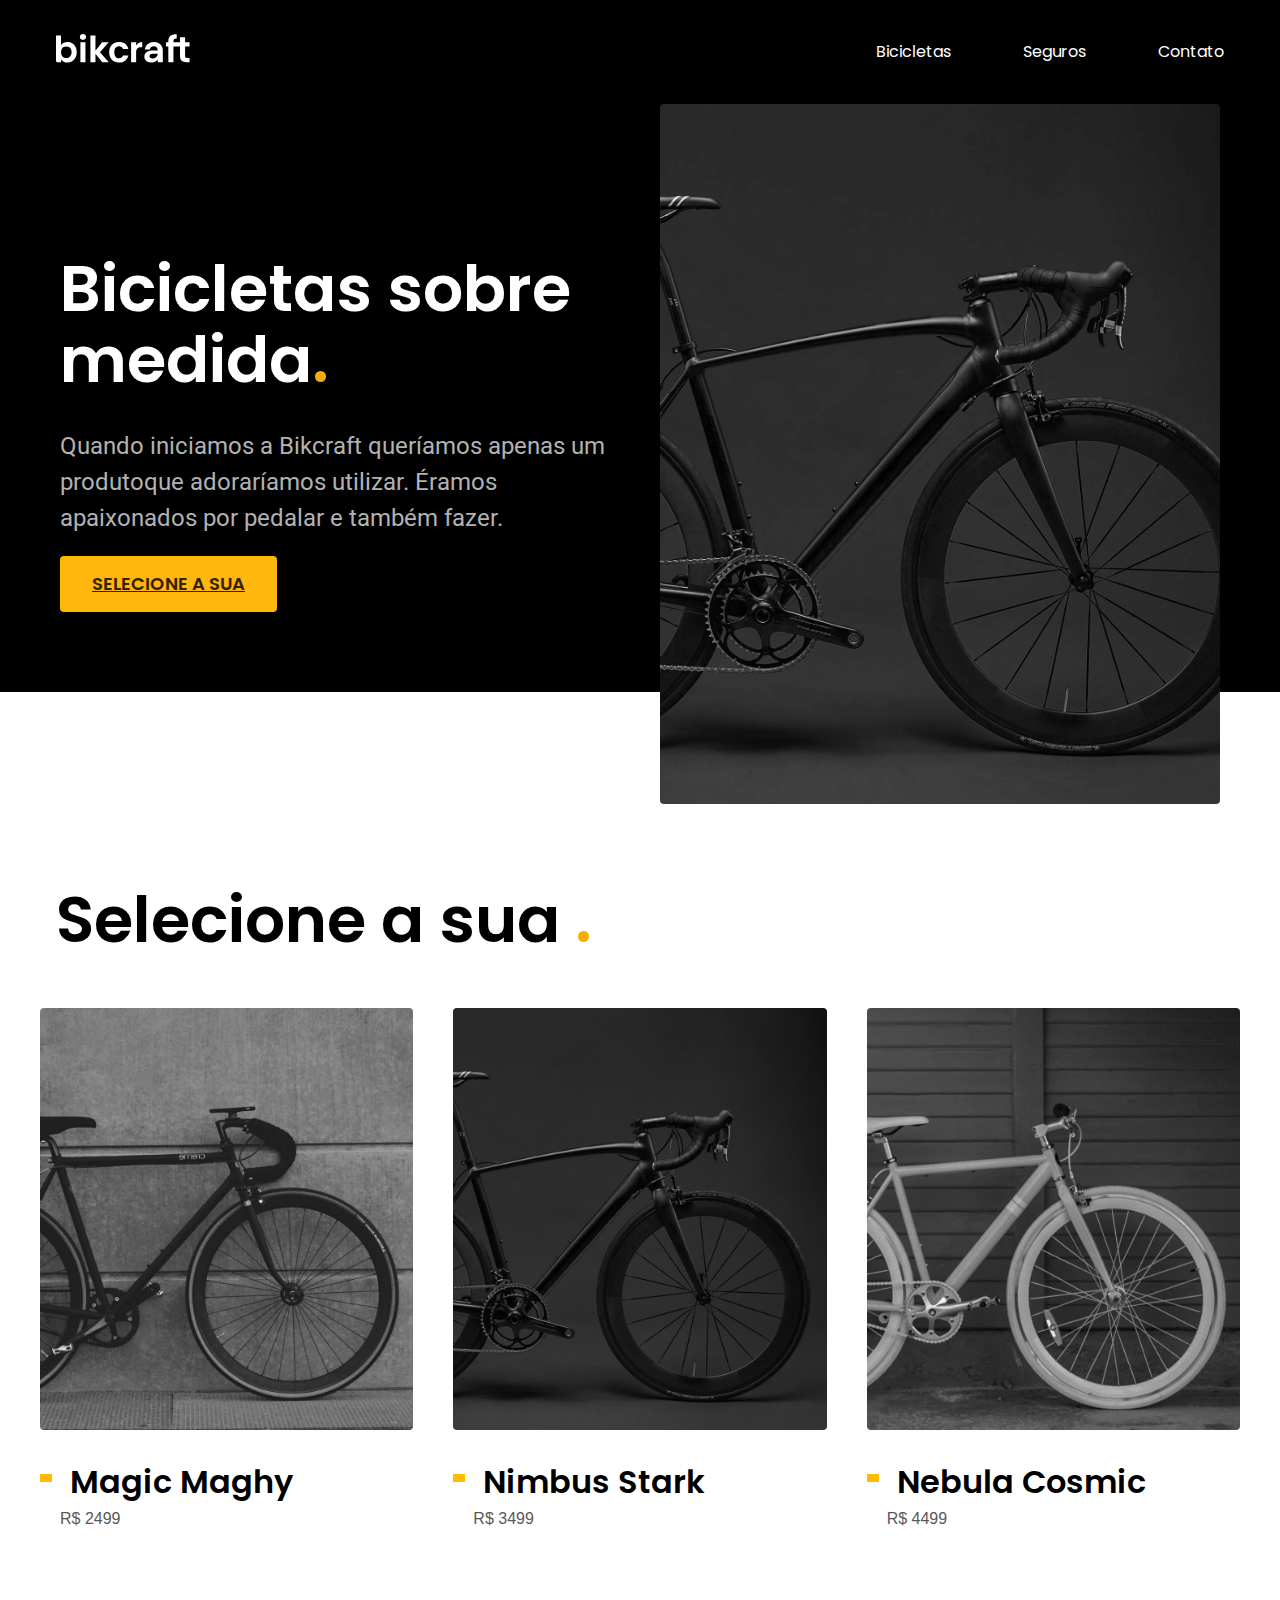
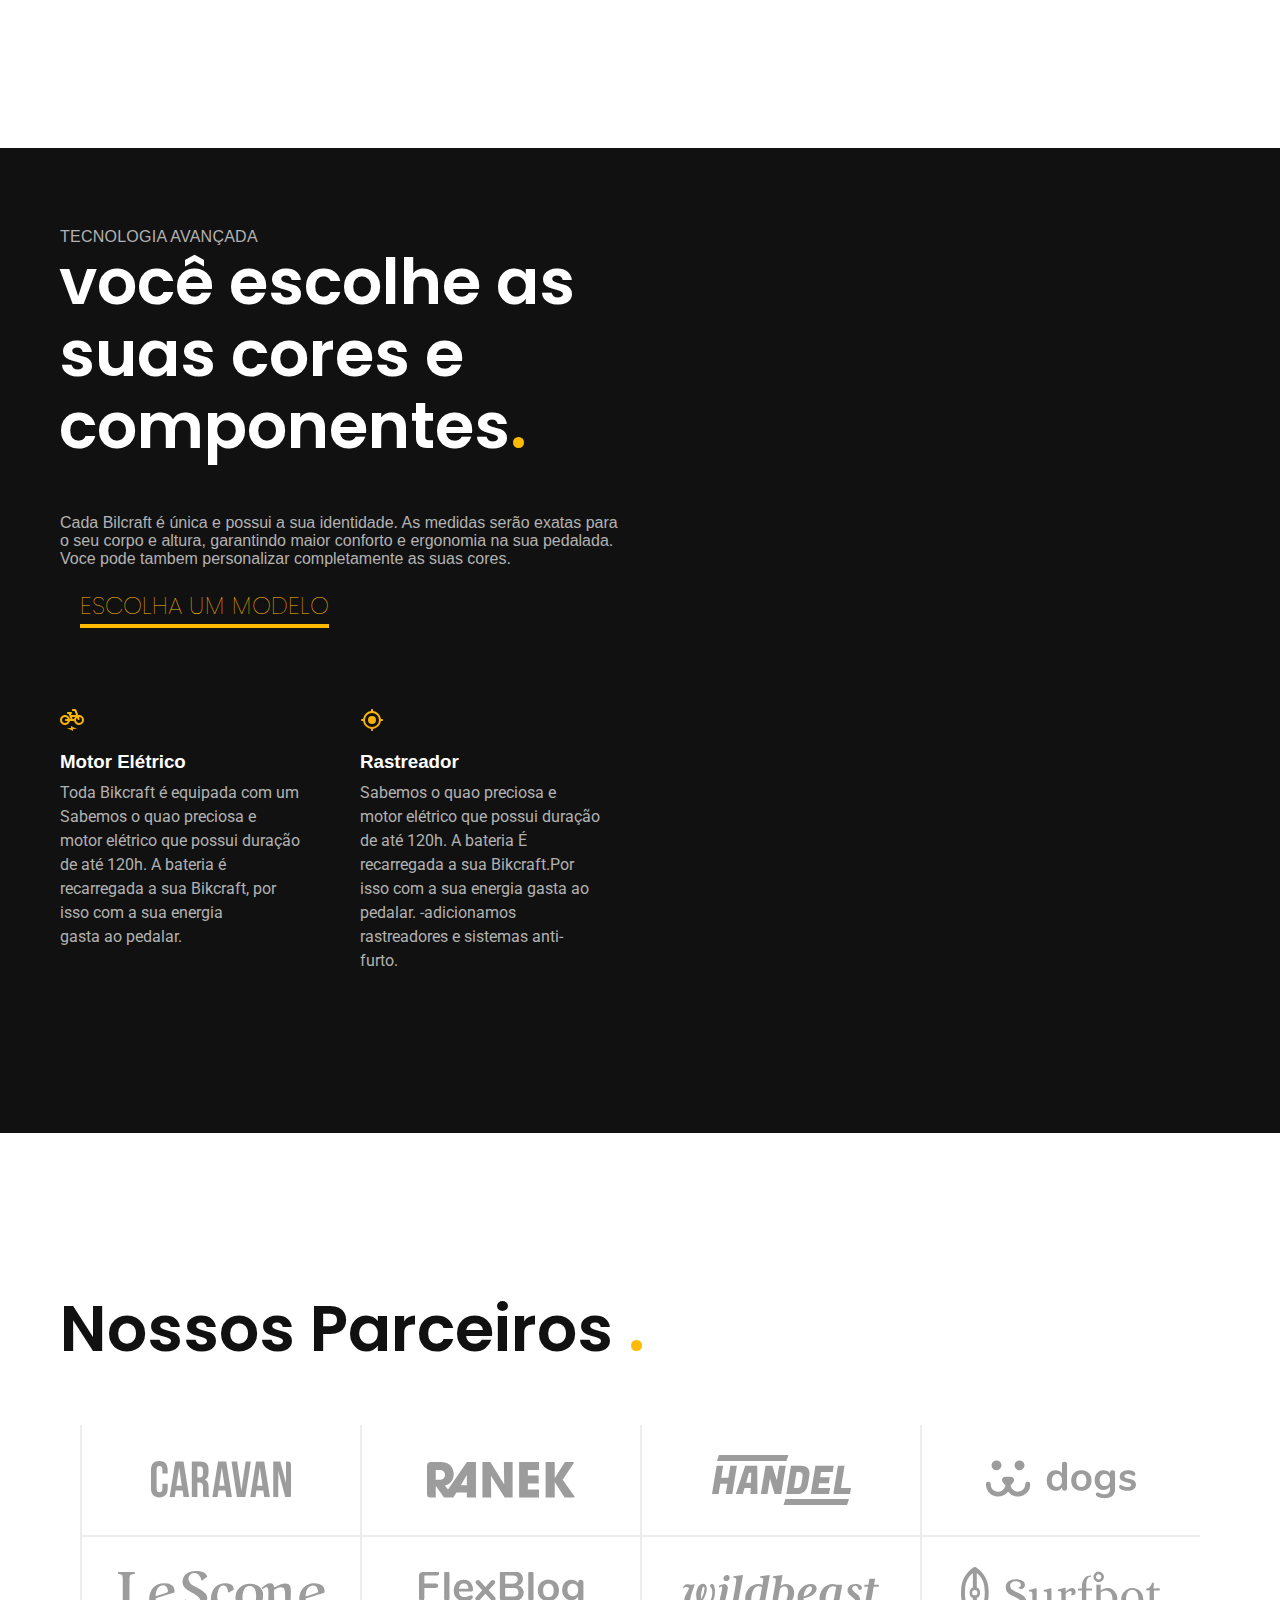
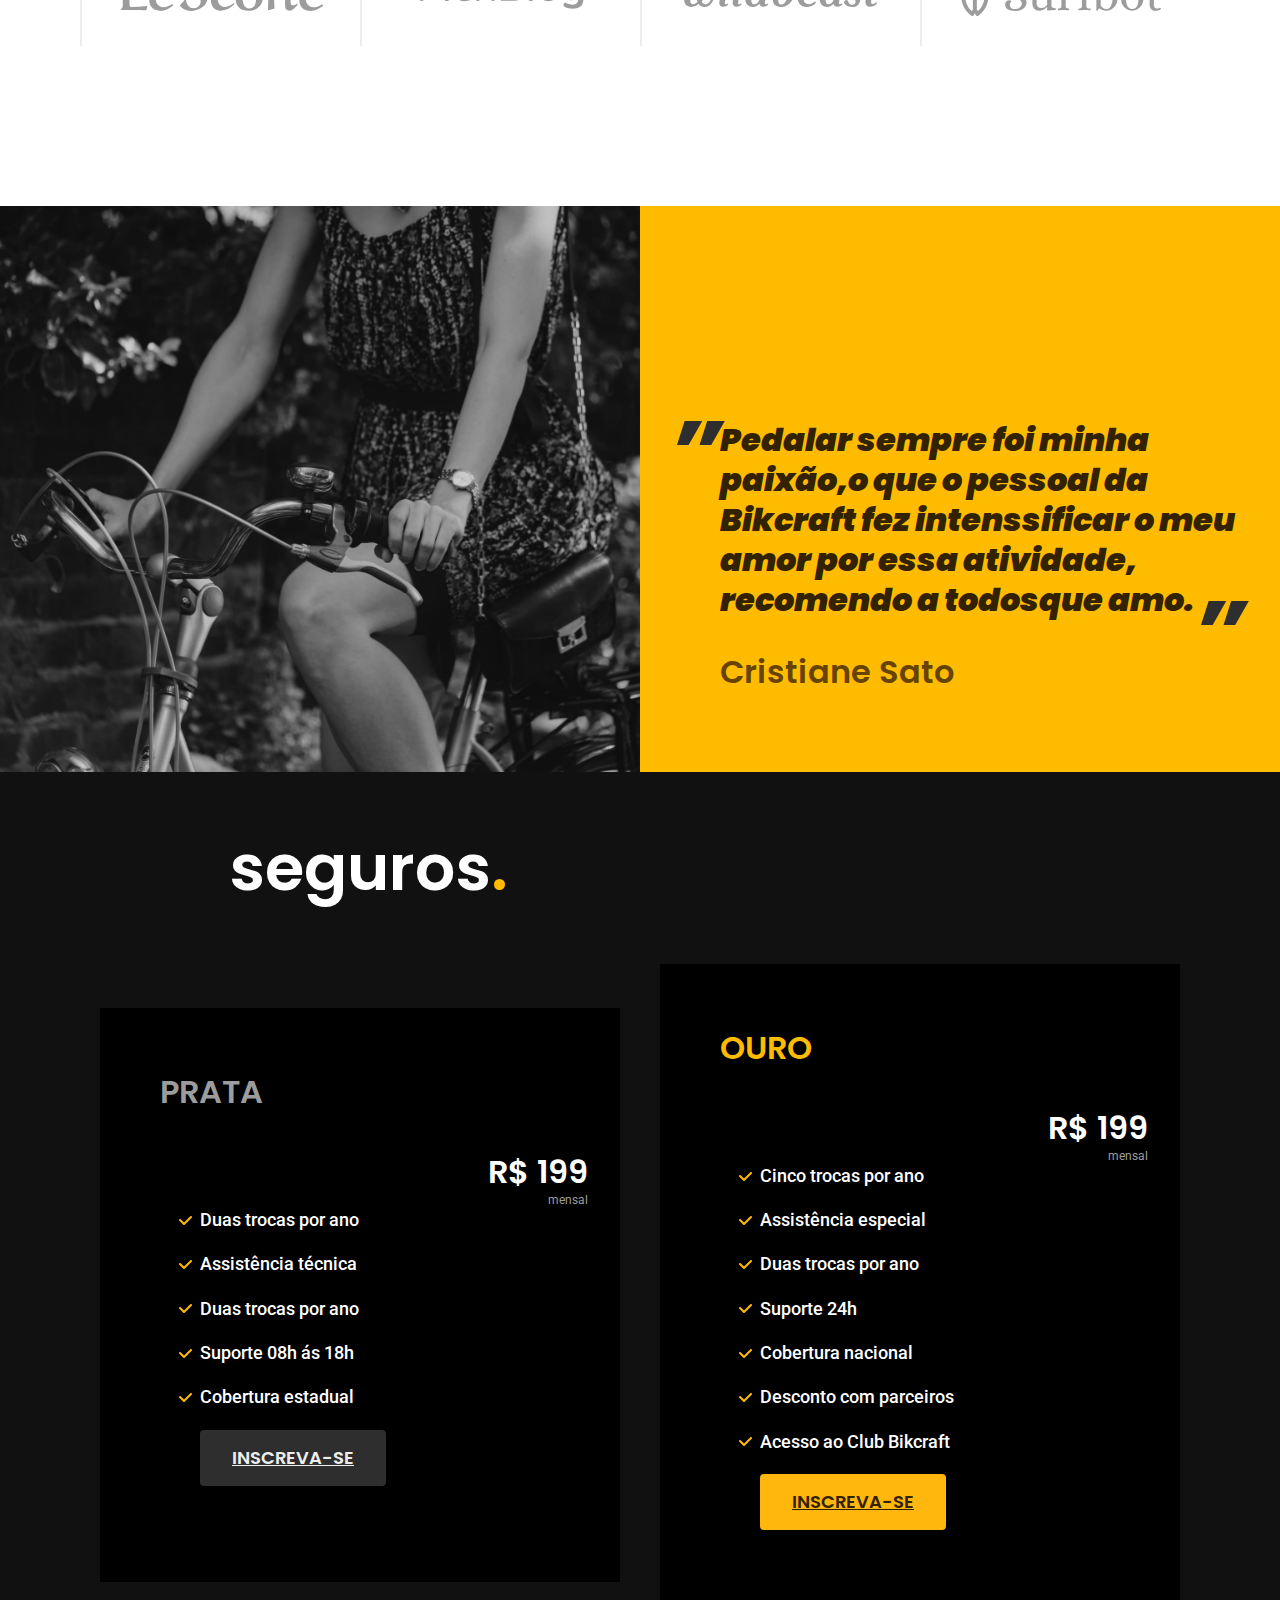
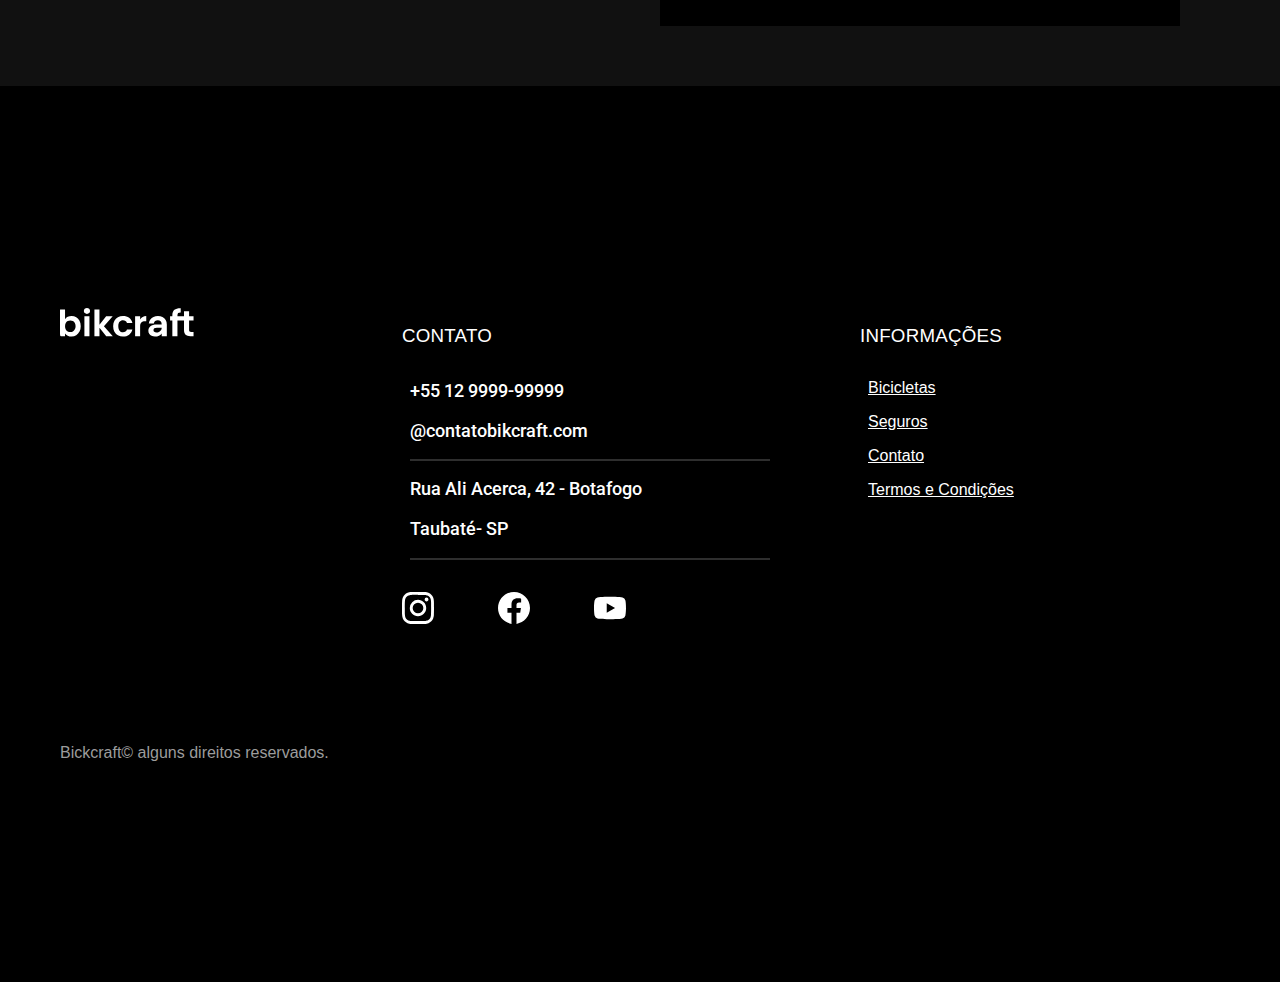
<file: index.html>
<!DOCTYPE html>
<html lang="pt-br">

<head>
  <meta charset="UTF-8">
  <meta name="viewport" content="width=device-width, initial-scale=1.0">
  <meta name="descripton" content="Bicicletas elétricas de alta precisão e qualidade feitas sob medida para o cliente. Explore o mund na sua velocidade com a Bikcraft">
  <title>Bikcraft - Bicicletas Elétricas</title>
  <link rel="icon" href="./favicon.svg" type="image/svg+xml">
  <link rel="stylesheet" type="text/css" href="../../global/style.min.css">
  <link rel="preconnect" href="https://fonts.googleapis.com">
  <link rel="preconnect" href="https://fonts.gstatic.com" crossorigin>
  <link href="https://fonts.googleapis.com/css2?family=Fira+Sans&family=Merriweather:ital,wght@1,900&family=Poppins:wght@400;600&family=Roboto:wght@400;500&display=swap" rel="stylesheet">
  <script> document.documentElement.classList.add('js');</script>
</head>


<body>
  <header class="header-bg">
    <div class="header">
      <a href="./"> <img class="logo" src="../../img/bikcraft.svg" alt="bikcraft"> </a>

      <nav aria-label="primária">
        <ul class="header-menu">
          <li> <a href="../../bicicletas-1.html"> Bicicletas </a> </li>
          <li> <a href="../../seguros.html"> Seguros </a> </li>
          <li> <a href="../../contato.html"> Contato </a></li>
        </ul>
    </div>
    </nav>
  </header>

  <main class="introducao-bg">
    <div class="introducao">
      <div class="introducao-conteudo">
        <h1 class="texto-grande fadeInDown" data-anime="200"> Bicicletas sobre medida<Span class="ponto-amarelo">.</Span></h1>
        <P class="texto-medio fadeInDown" data-anime="400">Quando iniciamos a Bikcraft queríamos apenas um produtoque adoraríamos utilizar. Éramos apaixonados por pedalar e também fazer.</P>
        <a class="botao fadeInDown" href="../../bicicletas-1.html" data-anime="600"> SELECIONE A SUA </a>
      </div>
      <div class="introducao-img">
        <picture class="fadeInDown" data-anime="800">
          <img src="../../img/fotos/introducao.jpg" alt="Bicicletas elétrica preta">
        </picture>
      </div>
    </div>
  </main>

  <article class="bicicletas-lista">

    <h2 class="font-1-xxl --cor-11"> Selecione a sua <span class="ponto-amarelo">.</span>
    </h2>

    <ul class="bicicletas-items">
      <li>
        <a href="../../bicicletas/magic.html">
          <img src="/img/bicicletas/magic-home.jpg" alt="Bicicleta Magic Maghy-preta">
          <h3 class="font-1-xl cor11">Magic Maghy</h3>
          <span class="precinho font 2m cor-8 "> R$ 2499 </span>
        </a>
      </li>
      <li>
        <a href="../../bicicletas/Nimbus.html">
          <img src="/img/bicicletas/nimbus-home.jpg" alt="Bicicleta Magic Maghy-preta">
          <h3 class="font-1-xl">Nimbus Stark</h3>
          <span class="precinho font 2m cor-8"> R$ 3499 </span>
        </a>
      </li>
      <li>
        <a href="../../bicicletas/Nebula.html">
          <img src="../../img/bicicletas/nebula-home.jpg" alt="Bicicleta Nebula-preta">
          <h3 class="font-1-xl">Nebula Cosmic</h3>
          <span class="precinho font 2m cor-8"> R$ 4499 </span>
        </a>
      </li>
    </ul>
  </article>

  <article class="tecnologia-bg">
    <div class="tecnologia-container container ">

      <div class="tecnologia-imagem">

        <Div class="tecnologia-conteudo">
          <Span class="font-2-l-b cor-5"> Tecnologia Avançada </Span>
          <H2 class="font-1-xxl --cor-0">você escolhe as suas cores e componentes<span class="cor-p1">.</span> </H2>
          <p class="font-2-l --cor-5">Cada Bilcraft é única e possui a sua identidade.
            As medidas serão exatas para o seu corpo e
            altura, garantindo maior conforto e ergonomia na
            sua pedalada. Voce pode tambem personalizar
            completamente as suas cores. </p>
          <a class="link" href="../../bicicletas-1.html"> ESCOLHA UM MODELO </a>
        </Div>

        <div class="tecnologia-vantagens">
          <div class="div-eletrica">
            <img src="../../img/icones/eletrica.svg" alt="">
            <h3 class="font-1-m cor-0"> Motor Elétrico </h3>
            <p class="font-2-s cor-5">Toda Bikcraft é equipada com um Sabemos o quao preciosa e
              motor elétrico que possui duração de até 120h. A bateria é recarregada a sua Bikcraft, por isso com a sua energia gasta ao pedalar. </p>
          </div>

          <div>
            <img src="../../img/icones/rastreador.svg" alt="">
            <h3 class="font-1-m cor-0"> Rastreador</h3>
            <p class="font-2-s cor-5">Sabemos o quao preciosa e motor elétrico que possui duração de até 120h. A bateria É recarregada a sua Bikcraft.Por isso com a sua energia gasta ao pedalar.
              -adicionamos rastreadores e
              sistemas anti-furto. </p>
          </div>
        </div>

      </div>
      <div class="tecnologia-vantagens-img">
        <img class="imagem-1" src="../../img/fotos/tecnologia.jpg">
      </div>
    </div>
    </div>
  </article>

  <section aria-label="Nossos Parceiros">
    <div class="container-nossos-parceiros">
      <div class="parceiros ">
        <H2 class="font-1-xxl --cor-11 ">Nossos Parceiros <span class=" cor-p1">.</span> </H2>
        <ul>
          <li> <img src="../../img/parceiros/caravan.svg" alt="caravan"> </li>
          <li> <img src="../../img/parceiros/ranek.svg" alt="ranek.svg"> </li>
          <li> <img src="../../img/parceiros/handel.svg" alt="handel.svg"> </li>
          <li> <img src="../../img/parceiros/dogs.svg" alt="dogs.svg"> </li>
          <li> <img src="../../img/parceiros/lescone.svg" alt="lescone.svg"> </li>
          <li> <img src="../../img/parceiros/flexblog.svg" alt="flexblog.svg"> </li>
          <li> <img src="../../img/parceiros/wildbeast.svg" alt="caravan"> </li>
          <li> <img src="../../img/parceiros/surfbot.svg" alt="surfbot.svg"> </li>
        </ul>
      </div>
    </div>
  </section>

  <section class="depoimentos " aria-label="depoimentos">
    <div class="container-depoimentos">
      <div>
        <img src="../../img/fotos/depoimento.jpg" alt="Pessoa pedalando">
      </div>
      <div class="depoimentos-conteudo">
        <blockquote class="font-1-xl ">
          <p>Pedalar sempre foi minha paixão,o que o pessoal da Bikcraft fez intenssificar o meu amor por essa atividade, recomendo a todosque amo. </p>
          <span class="font-1-m-b --cor-p4"> Cristiane Sato </span>
        </blockquote>
      </div>
    </div>
  </section>

  <article class="seguros-bg" aria-label="Seguros">
    <div class="seguros-container">
      <H2 class="font-1-xxl --cor-11 ">seguros<span class=" cor-p1">.</span> </H2>
      <div class="seguros-item">
        <h3 class="font-1-xl  cor-6"> PRATA </h3>
        <span class="preço"> R$ 199 </span> <span class="font-1-xs cor-6">mensal </span>
        <ul class="font-2-m cor-0">
          <li>Duas trocas por ano </li>
          <li> Assistência técnica </li>
          <li>Duas trocas por ano </li>
          <li> Suporte 08h ás 18h</li>
          <li>Cobertura estadual </li>
          <a class="botao-secundario" href="../../orçamento.html"> INSCREVA-SE </a>
          <ul>
      </div>


      <div class="seguros-item">
        <h3 class="font-1-xl  cor-p1">OURO</h3>
        <span class="preço"> R$ 199 </span> <span class="font-1-xs cor-6">mensal </span>
        <ul class="font-2-m cor-0">
          <li>Cinco trocas por ano </li>
          <li> Assistência especial </li>
          <li>Duas trocas por ano </li>
          <li> Suporte 24h </li>
          <li>Cobertura nacional</li>
          <li>Desconto com parceiros </li>
          <li>Acesso ao Club Bikcraft</li>
          <a class="botao" href="../../orçamento.html"> INSCREVA-SE </a>
          <ul>
      </div>

    </div>
    </div>
  </article>

  <footer class="footer-bg">
    <div class="footer-container">
      <img src="../../img/bikcraft.svg">
      <div class="footer-contato">
        <h3 class="font-2-l-b cor-0"> Contato </h3>
        <ul class="font-2-m cor-5">
          <li> <a href="tel:+5512999999999"> </a>+55 12 9999-99999 </li>
          <li> <a href="mailto:@contatobikcraft.com"></a> @contatobikcraft.com </li>
          <li> Rua Ali Acerca, 42 - Botafogo</li>
          <li> Taubaté- SP</li>
        </ul>
        <div class="footer-redes">
          <a href="../../"> <img src="../../img/redes/instagram.svg" alt="Instagram "> </a>

          <a href="../../"> <img src="../../img/redes/facebook.svg" alt="Facebook "> </a>

          <a href="../../"> <img src="../../img/redes/youtube.svg" alt="Youtube"> </a>
        </div>
      </div>

      <div class="footer-informacoes">
        <h3 class="font-2-l-b cor-0">Informações </h3>
        <nav>
          <ul class="footer-header-menu">
            <li> <a href="../../bicicletas-1.html"> Bicicletas </a> </li>
            <li> <a href="../../seguros.html"> Seguros </a> </li>
            <li> <a href="../../contato.html"> Contato </a></li>
            <li> <a href="../../termos.html">Termos e Condições </a></li>
          </ul>
        </nav>
      </div>
      <p class=" footer-copy font-2m cor-6">Bickcraft© alguns direitos reservados. </p>
    </div>
  </footer>
  <Script src="./script.js/plugins/simple-anime.js"> </script>
  <script src="./script.js/animacao.js"> </script>

</html>
</file>
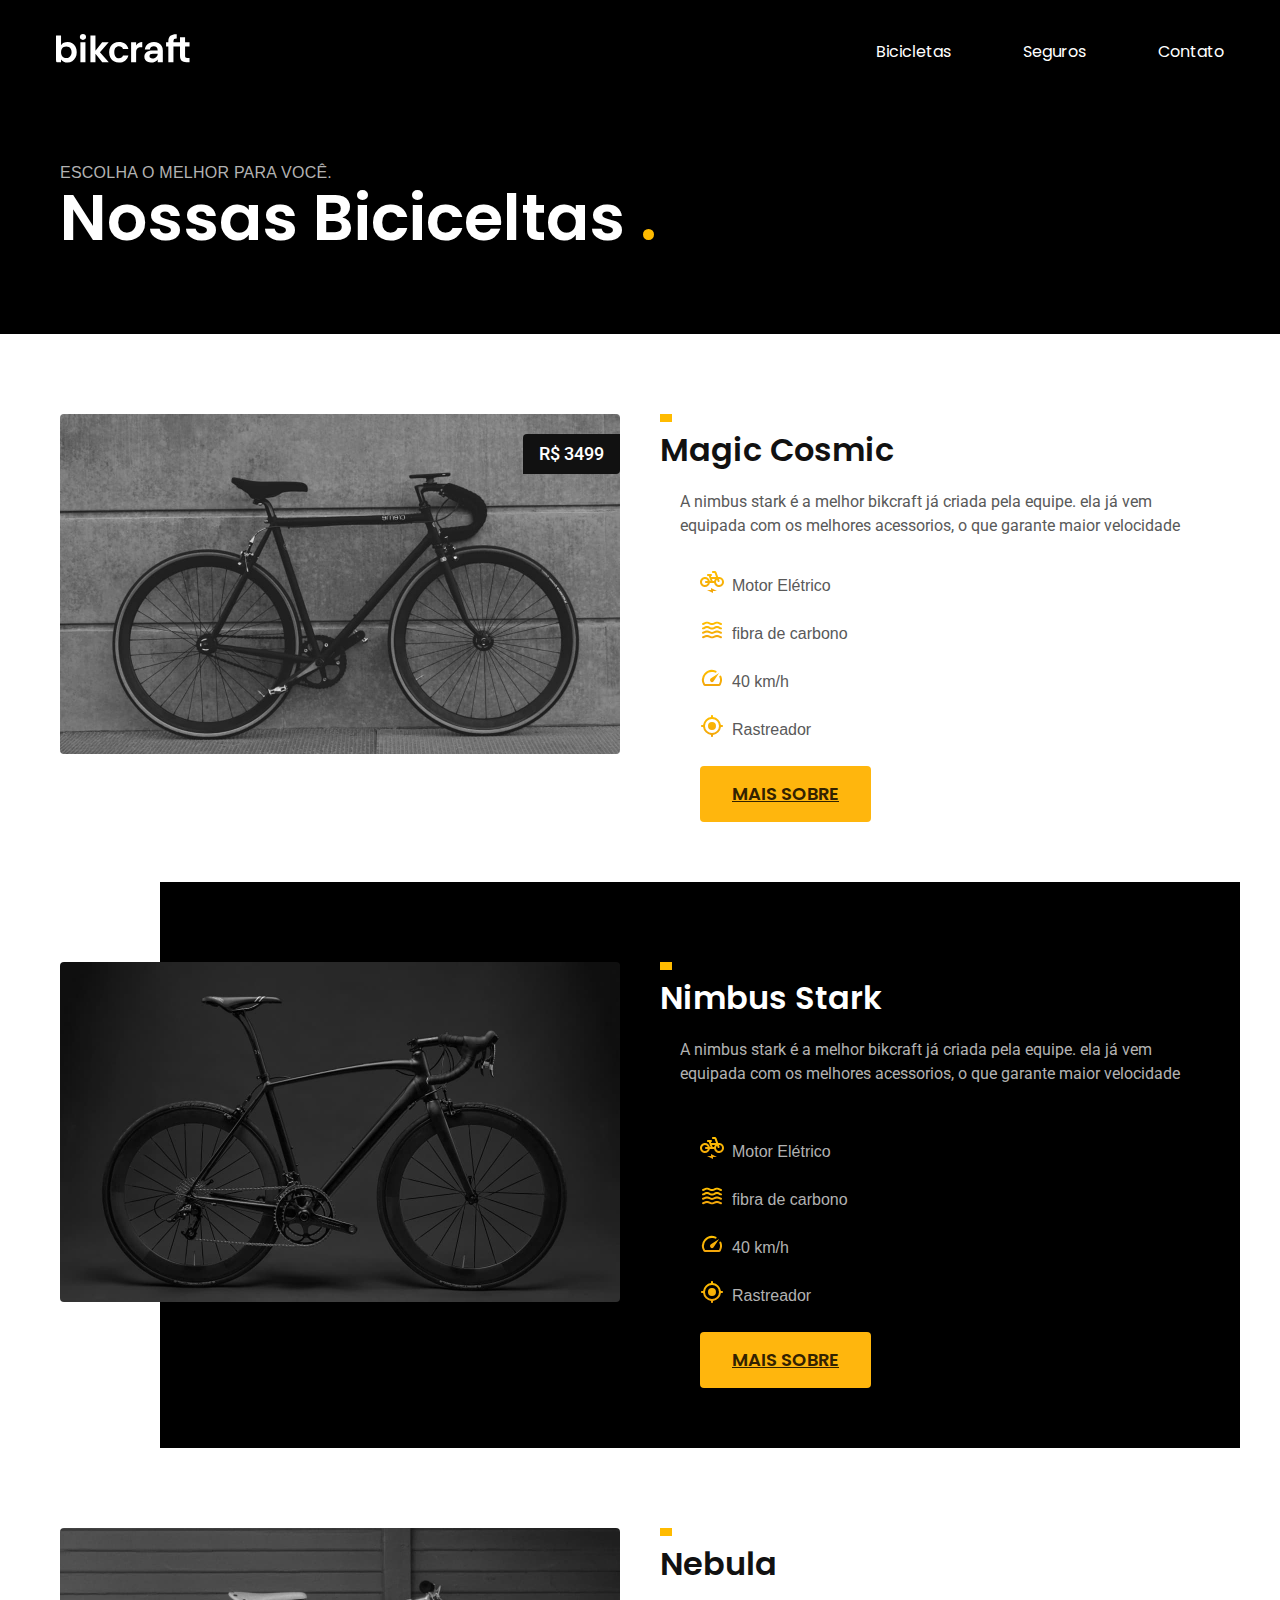
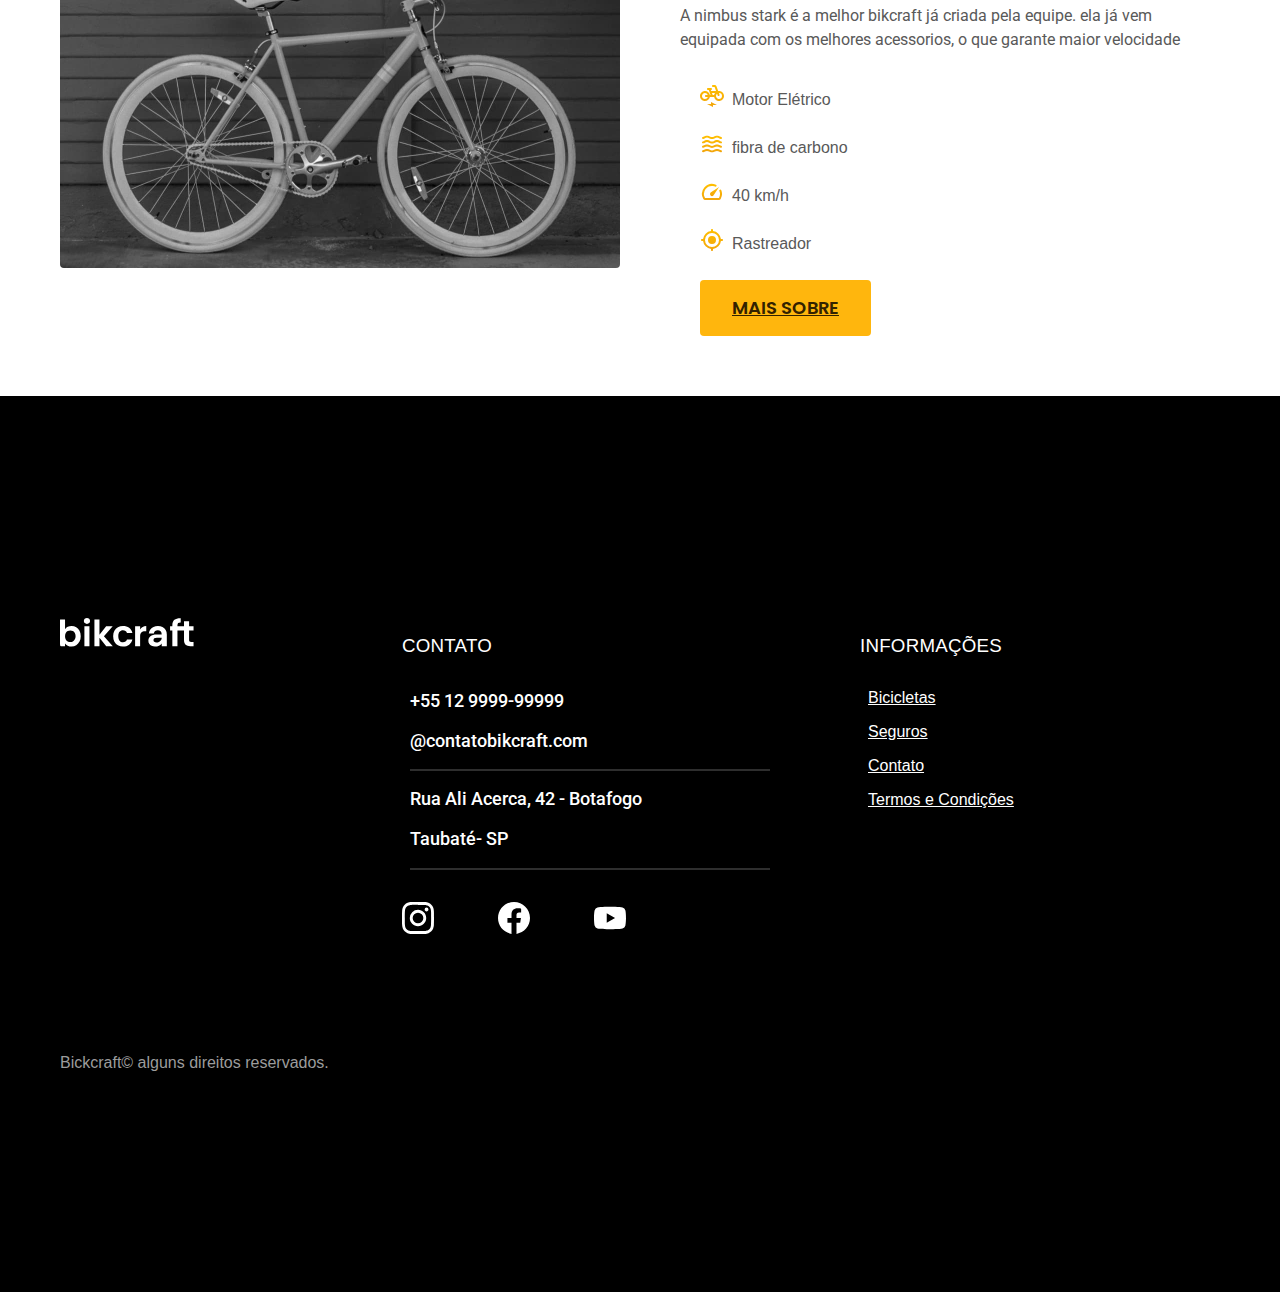
<file: bicicletas-1.html>
<!DOCTYPE html>
<html lang="pt-br">

<head>
  <meta charset="UTF-8">
  <meta name="viewport" content="width=device-width, initial-scale=1.0">
  <meta name="descripton" content="Termos e Condições.">
  <title>Termos e Condições |Bikcraft </title>
  <link rel="stylesheet" type="text/css" href="../../global/style.min.css">
  <link rel="icon" href="./favicon.svg" type="image/svg+xml">
  <link rel="preconnect" href="https://fonts.googleapis.com">
  <link rel="preconnect" href="https://fonts.gstatic.com" crossorigin>
  <link href="https://fonts.googleapis.com/css2?family=Fira+Sans&family=Merriweather:ital,wght@1,900&family=Poppins:wght@400;600&family=Roboto:wght@400;500&display=swap" rel="stylesheet">
  <script> document.documentElement.classList.add('js');</script>
</head>


<body class="bicicletas1">
  <header class="header-bg">
    <div class="header">
      <a href="./"> <img class="logo" src="./img/bikcraft.svg" alt="bikcraft"> </a>

      <nav aria-label="primária">
        <ul class="header-menu">
          <li> <a href="../../bicicletas-1.html"> Bicicletas </a> </li>
          <li> <a href="./seguros.html"> Seguros </a> </li>
          <li> <a href="./contato.html"> Contato </a></li>
        </ul>
    </div>
    </nav>
  </header>

  <main>
    <div class="titulo-bg">
      <div class="titulo-container">
        <p class="font-2-l-b cor-5"> Escolha o melhor para você.</p>
        <h1 class="font-1-xxl cor-0"> Nossas Biciceltas <span class="cor-p1">.</span> </h1>
      </div>
    </div>

    <div class="bicicletas-1-conteudo">
      <!-- Container UM -->
      <div class="bicicletas-1-bg">
        <div class="bicicletas-1-img">
          <img src="./img/bicicletas/magic.jpg" alt="Bicicleta Preta">
          <span class="font-2-m cor-0"> R$ 3499 </span>
        </div>

        <div class="bicicletas-bg-conteudo">
          <H2 class="font-1-xl cor-11"> Magic Cosmic </H2>
          <p class="font-2-s cor-8"> A nimbus stark é a melhor bikcraft já criada pela equipe. ela já vem equipada com os melhores acessorios, o que garante maior velocidade </p>
          <ul class="bicicletas-1-lista">
            <li class="font-1-m cor-8"> <img src="./img/icones/eletrica.svg" alt=""> Motor Elétrico </li>
            <li class="font-1-m cor-8" cor-8> <img src="./img/icones/carbono.svg" alt=""> fibra de carbono </li>
            <li class="font-1-m cor-8"> <img src="./img/icones/velocidade.svg" alt=""> 40 km/h</li>
            <li class="rastreador font-1-m cor-8"> <img src="./img/icones/rastreador.svg" alt=""> Rastreador </li>
            <a class="botao " href="./bicicletas/magic.html"> Mais Sobre </a>
          </ul>

        </div>

      </div>
    </div>

    <!-- Container DOIS -->
    <div class="bicicletas-1-bg">
      <div class="bicicletas-1-img">
        <img src="./img/bicicletas/nimbus.jpg" alt="Bicicleta Preta">
        <span class="font-2-m cor-0"> R$ 4999 </span>
      </div>

      <div class="bicicletas-bg-conteudo">
        <H2 class="font-1-xl cor-0"> Nimbus Stark </H2>
        <p class="font-2-s cor-5"> A nimbus stark é a melhor bikcraft já criada pela equipe. ela já vem equipada com os melhores acessorios, o que garante maior velocidade </p>
        <ul class="bicicletas-1-lista">>
          <li class="font-1-m cor-5"> <img src="./img/icones/eletrica.svg" alt=""> Motor Elétrico </li>
          <li class="font-1-m cor-5" cor-8> <img src="./img/icones/carbono.svg" alt=""> fibra de carbono </li>
          <li class="font-1-m cor-5"> <img src="./img/icones/velocidade.svg" alt=""> 40 km/h</li>
          <li class="rastreador font-1-m cor-5"> <img src="./img/icones/rastreador.svg" alt=""> Rastreador </li>
          <a class="botao" href=" ./bicicletas/nimbus.html"> Mais Sobre </a>
        </ul>

      </div>
    </div>
    </div>
    <!-- Container TRES-->
    <div class="bicicletas-1-bg">
      <div class="bicicletas-1-img">
        <img src="./img/bicicletas/nebula.jpg" alt="Bicicleta Preta">
        <span class="font-2-m cor-0"> R$ 3999 </span>
      </div>
      <div class="bicicletas-bg-conteudo">
        <H2 class="font-1-xl cor-11"> Nebula </H2>
        <p class="font-2-s cor-8"> A nimbus stark é a melhor bikcraft já criada pela equipe. ela já vem equipada com os melhores acessorios, o que garante maior velocidade </p>
        <ul class="bicicletas-1-lista">
          <li class="modificar font-1-m cor-8"> <img src="./img/icones/eletrica.svg" alt=""> Motor Elétrico </li>
          <li class="font-1-m cor-8" cor-8> <img src="./img/icones/carbono.svg" alt=""> fibra de carbono </li>
          <li class="font-1-m cor-8"> <img src="./img/icones/velocidade.svg" alt=""> 40 km/h</li>
          <li class="rastreador font-1-m cor-8"> <img src="./img/icones/rastreador.svg" alt=""> Rastreador </li>
          <a class="botao" href="./bicicletas/nebula.html"> Mais Sobre </a>
        </ul>
      </div>
    </div>

    </div>
  </main>
</body>

<footer class="footer-bg">
  <div class="footer-container">
    <img src="img/bikcraft.svg">
    <div class="footer-contato">
      <h3 class="font-2-l-b cor-0"> Contato </h3>
      <ul class="font-2-m cor-5">
        <li> <a href="tel:+5512999999999"> </a>+55 12 9999-99999 </li>
        <li> <a href="mailto:@contatobikcraft.com"></a> @contatobikcraft.com </li>
        <li class="alinhar"> Rua Ali Acerca, 42 - Botafogo</li>
        <li class="alinhar"> Taubaté- SP</li>
      </ul>
      <div class="footer-redes">
        <a href="./"> <img src="img/redes/instagram.svg" alt="Instagram "> </a>

        <a href="/"> <img src="img/redes/facebook.svg" alt="Facebook "> </a>

        <a href="/"> <img src="img/redes/youtube.svg" alt="Youtube"> </a>
      </div>
    </div>

    <div class="footer-informacoes">
      <h3 class="font-2-l-b cor-0">Informações </h3>
      <nav>
        <ul class="footer-header-menu">
          <li> <a href="./bicicletas.html"> Bicicletas </a> </li>
          <li> <a href="./seguros.html"> Seguros </a> </li>
          <li> <a href="./contato.html"> Contato </a></li>
          <li class="colocar"> <a href="./termos.html">Termos e Condições </a></li>
          <li class="tirar"> <a href="./termos.html">Termos </a></li>

        </ul>
      </nav>
    </div>
    <p class=" footer-copy font-2m cor-6">Bickcraft© alguns direitos reservados. </p>
  </div>
</footer>
<script src="../../script.js/script.js"> </script>
</body>

</html>
</file>
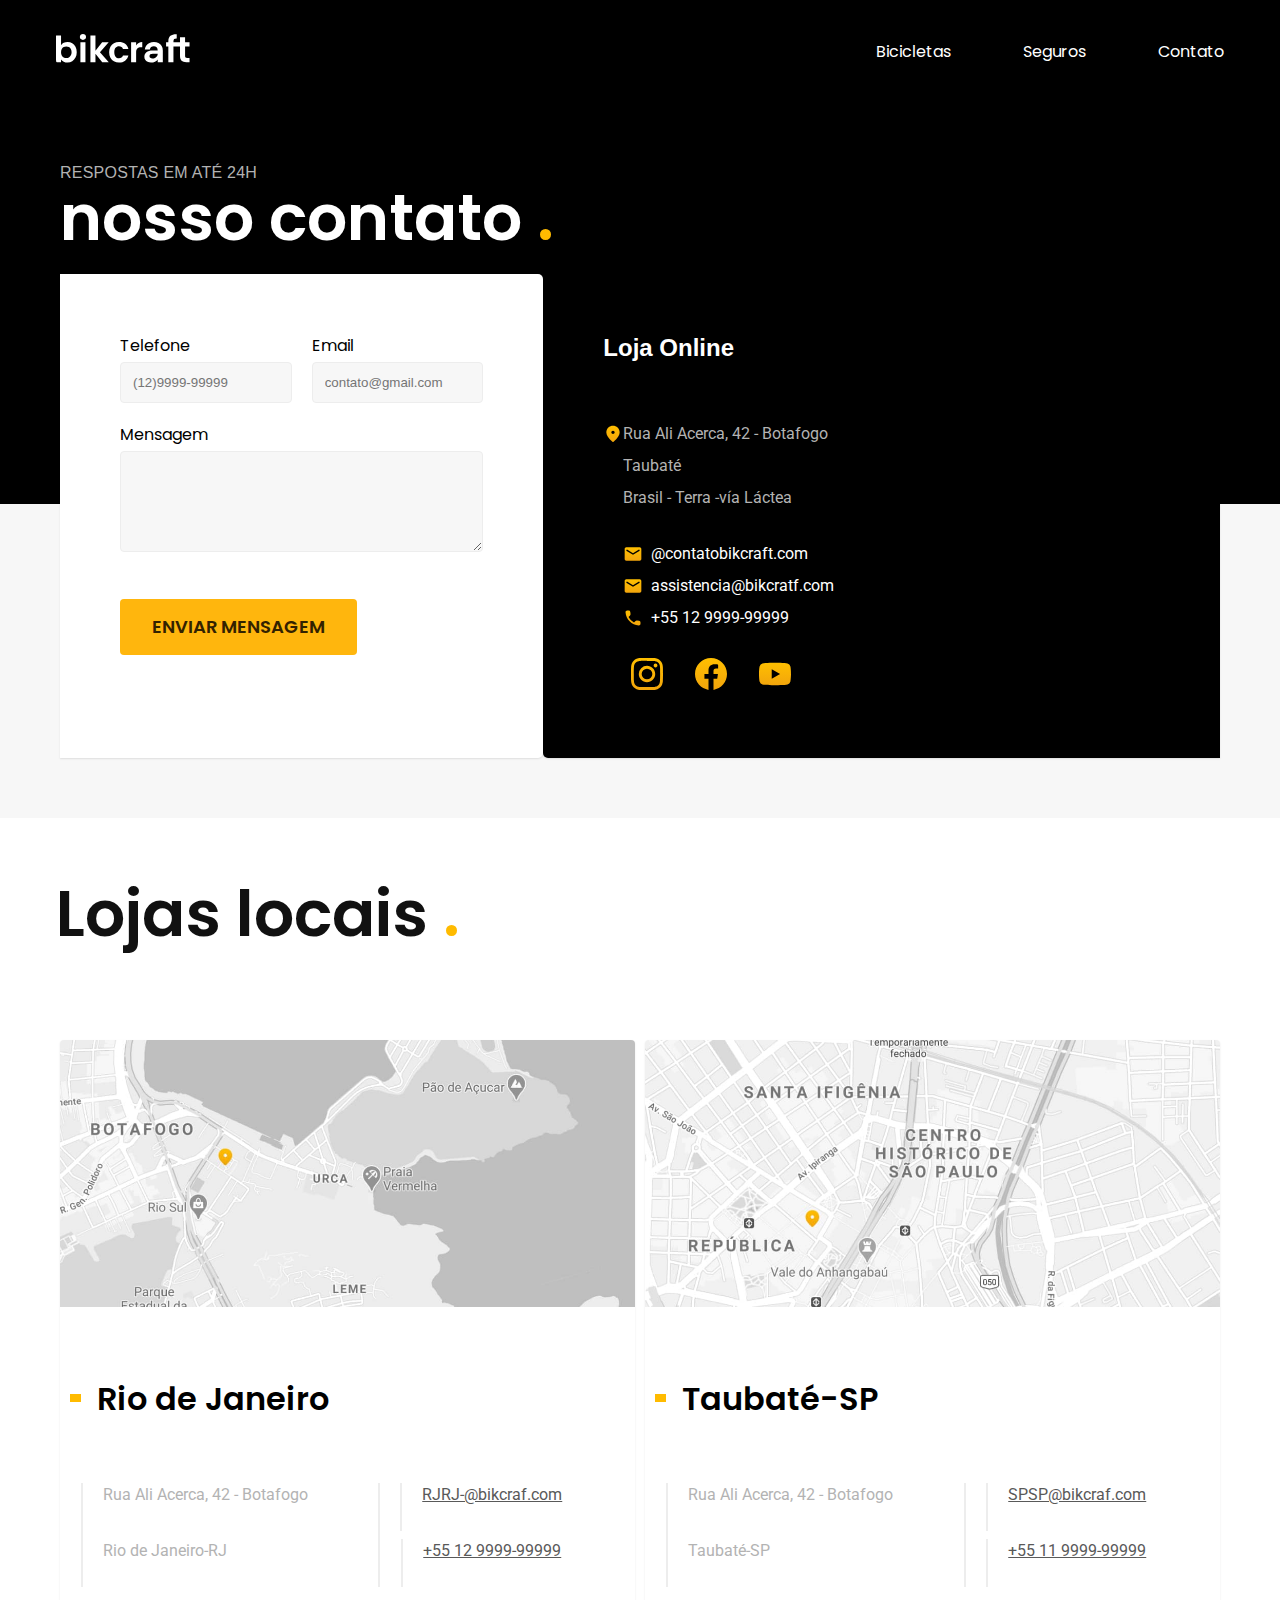
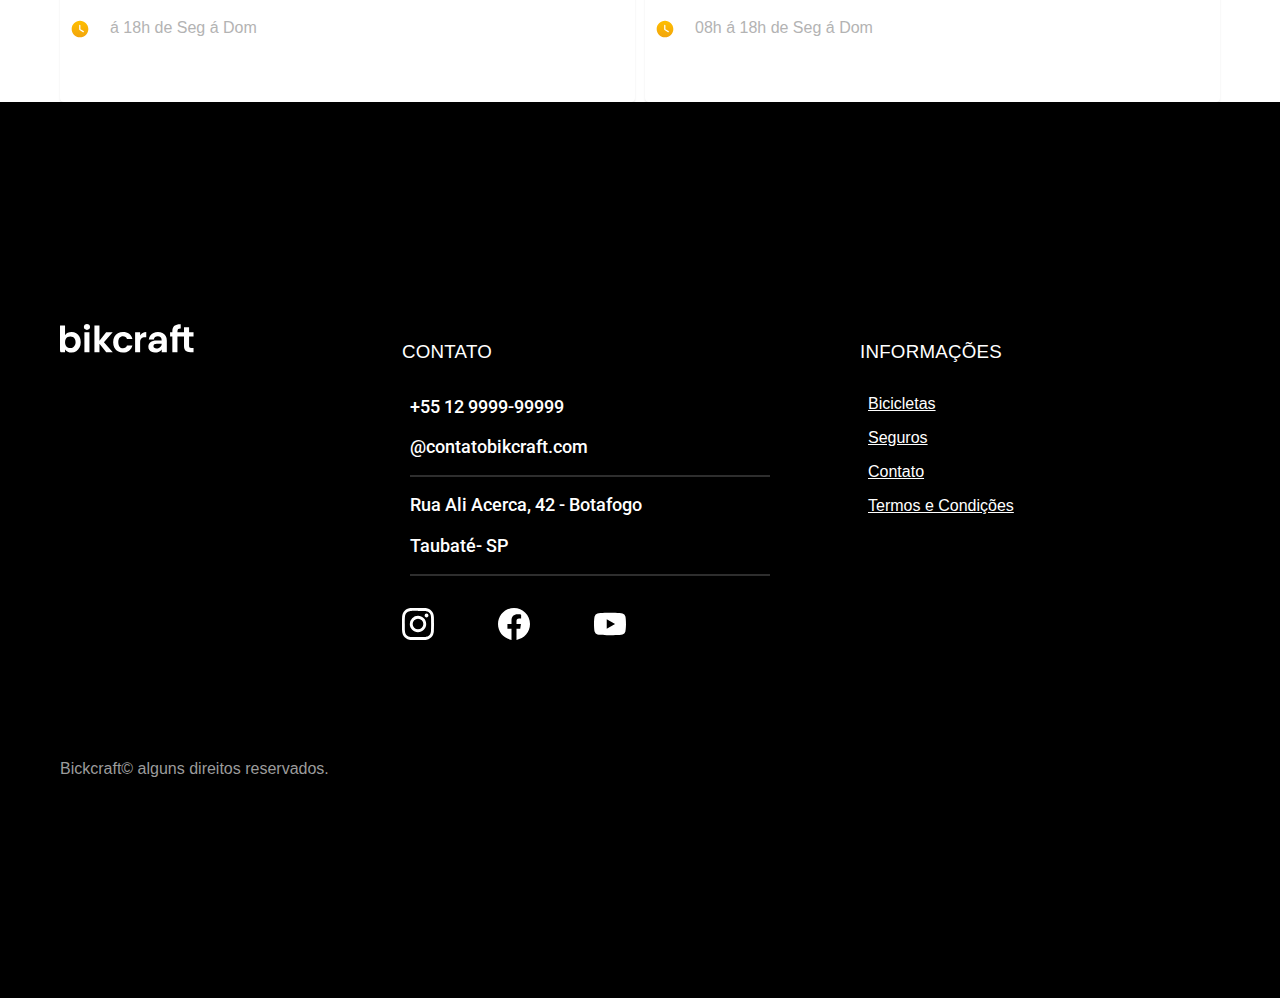
<file: contato.html>
<!DOCTYPE html>
<html lang="pt-br">

<head>
  <meta charset="UTF-8">
  <meta name="viewport" content="width=device-width, initial-scale=1.0">
  <meta name="descripton" content="Termos e Condições.">
  <title>Contato |Bikcraft </title>
  <link rel="stylesheet" type="text/css" href="../../global/style.min.css">
  <link rel="icon" href="./favicon.svg" type="image/svg+xml">
  <link rel="preconnect" href="https://fonts.googleapis.com">
  <link rel="preconnect" href="https://fonts.gstatic.com" crossorigin>
  <link href="https://fonts.googleapis.com/css2?family=Fira+Sans&family=Merriweather:ital,wght@1,900&family=Poppins:wght@400;600&family=Roboto:wght@400;500&display=swap" rel="stylesheet">
  <script> document.documentElement.classList.add('js');</script>
</head>


<body id="contato">
  <header class="header-bg">
    <div class="header">
      <a href="./"> <img class="logo" src="./img/bikcraft.svg" alt="bikcraft"> </a>

      <nav aria-label="primária">
        <ul class="header-menu">
          <li> <a href="../../bicicletas-1.html"> Bicicletas </a> </li>
          <li> <a href="./seguros.html"> Seguros </a> </li>
          <li> <a href="./contato.html"> Contato </a></li>
        </ul>
    </div>
    </nav>
  </header>


  <main>

    <body>
      <div class="titulo-bg">
        <div class="titulo-container">
          <p class="font-2-l-b cor-5"> Respostas em até 24h</p>
          <h1 class="font-1-xxl cor-0"> nosso contato <span class="cor-p1">.</span> </h1>
        </div>


        <div class="contato">

          <div class="contato-container">
            <section class="contato-dados" aria-label="Endereço">
              <div class="contato-endereço">
                <h2 class="font-1-m cor-0"> Loja Online </h2>
                <div class="contato-endereco font-2-s cor-4">
                  <P> Rua Ali Acerca, 42 - Botafogo </P>
                  <p>
                    Taubaté </p>
                  <p> Brasil - Terra -vía Láctea </p>
                </div>
                <address class="contato-meios font-2-s cor-4">
                  <a href="mailto:@contatobikcraft.com"> @contatobikcraft.com</a>
                  <a href="mailto:@contatobikcraft.com"> assistencia@bikcratf.com</a>
                  <a class="tele" href="tel:+5512999999999"> +55 12 9999-99999</a>
                </address>
                <div class="contato-redes">
                  <a href="./"> <img src="img/redes/instagram-p.svg" alt="Instagram "> </a>

                  <a href="/"> <img src="img/redes/facebook-p.svg" alt="Facebook "> </a>

                  <a href="/"> <img src="img/redes/youtube-p.svg" alt="Youtube"> </a>
                </div>
            </section>

            <div class="contato-container">
              <section class="contato-formulario" aria-label="Fórmulario">
                <form class="form" action="./contato.html">
                  <label for="text" id="nome" name="Nome" placeholder="seu nome">
                    <div class="col-2">
                      <div>
                        <label for="telefone">Telefone </label> <input type="text" id="telefone" name="telefone" placeholder="(12)9999-99999">
                      </div>
                      <div>
                        <label for="Email"> Email </label> <input type="text" id="email" name="email" placeholder="contato@gmail.com">
                      </div>
                      <div class="col-msg">
                        <label for="Mensagem"> Mensagem </label>
                        <textarea rows="5" id="mensagem" name="mensagem" placeholder="O que você precisa ?"> </textarea>
                      </div>
                      <button class="botao col-2-full ">Enviar Mensagem </button>
                    </div>
                </form>
              </section>
            </div>
          </div>
  </main>

  <div class="loja-bg">
    <article class="lojas-container">
      <h2 class=" locais font-1-xxl cor-11">Lojas locais <span class="cor-p1">.</span></h2>

      <div class="lojas-item">
        <img src="../../img/lojas/rj.jpg" alt="Mapa marcando o endereço emRua Ali Acerca, 42 - Botafogo - Rio de Janeiro- RJ">
        <div class="lojas-conteudo">
          <h3 class=" rj font-1-xl"> Rio de Janeiro </h3>
          <div class="lojas-dados font-2-s cor-8">
            <P> Rua Ali Acerca, 42 - Botafogo </p>
            <p> Rio de Janeiro-RJ</p>
          </div>
          <div class="lojas-dados font-2-s cor-8">
            <a class="lojas-dados font-2-s cor-8" href="mailto:rj@bikcraft.com"> RJRJ-@bikcraf.com</a>
            <a class="lojas-dados font-2-s cor-8" href="tel:+5512999999999"> +55 12 9999-99999</a>
          </div>
          <p class="lojas-tempo font-1-m"> <img src="../../img/icones/horario.svg"> á 18h de Seg á Dom </p>
        </div>
      </div>
      <div class="lojas-item">
        <img src="../../img/lojas/sp.jpg" alt="Mapa marcando o endereço emRua Ali Acerca, 42 - Botafogo - Taubaté-SP">
        <div class="lojas-conteudo">
          <h3 class=" sp font-1-xl"> Taubaté-SP </h3>
          <div class="lojas-dados font-2-s cor-8">
            <P> Rua Ali Acerca, 42 - Botafogo </p>
            <p> Taubaté-SP </p>
          </div>
          <div class="lojas-dados font-2-s cor-8">
            <a class="lojas-dados font-2-s cor-8" href="mailto:sp@bikcraft.com"> SPSP@bikcraf.com</a>
            <a class="lojas-dados font-2-s cor-8" href="tel:+5512999999999"> +55 11 9999-99999</a>
          </div>
          <p class="lojas-tempo font-1-m"> <img src="../../img/icones/horario.svg"> 08h á 18h de Seg á Dom </p>
        </div>
      </div>
    </article>
  </div>
  </div>
</body>

<footer class="footer-bg">
  <div class="footer-container">

    <img src="img/bikcraft.svg">
    <div class="footer-contato">
      <h3 class="font-2-l-b cor-0"> Contato </h3>
      <ul class="font-2-m cor-5">
        <li> <a href="tel:+5512999999999"> </a>+55 12 9999-99999 </li>
        <li> <a href="mailto:@contatobikcraft.com"></a> @contatobikcraft.com </li>
        <li> Rua Ali Acerca, 42 - Botafogo</li>
        <li> Taubaté- SP</li>
      </ul>
      <div class="footer-redes">
        <a href="./"> <img src="img/redes/instagram.svg" alt="Instagram "> </a>

        <a href="/"> <img src="img/redes/facebook.svg" alt="Facebook "> </a>

        <a href="/"> <img src="img/redes/youtube.svg" alt="Youtube"> </a>
      </div>
    </div>

    <div class="footer-informacoes">
      <h3 class="font-2-l-b cor-0">Informações </h3>
      <nav>
        <ul class="footer-header-menu">
          <li> <a href="./bicicletas.html"> Bicicletas </a> </li>
          <li> <a href="./seguros.html"> Seguros </a> </li>
          <li> <a href="./contato.html"> Contato </a></li>
          <li> <a href="./termos.html">Termos e Condições </a></li>
        </ul>
      </nav>
    </div>
    <p class=" footer-copy font-2m cor-6">Bickcraft© alguns direitos reservados. </p>
  </div>

</footer>
<script src="../../script.js/script.js"> </script>
</body>

</html>
</file>
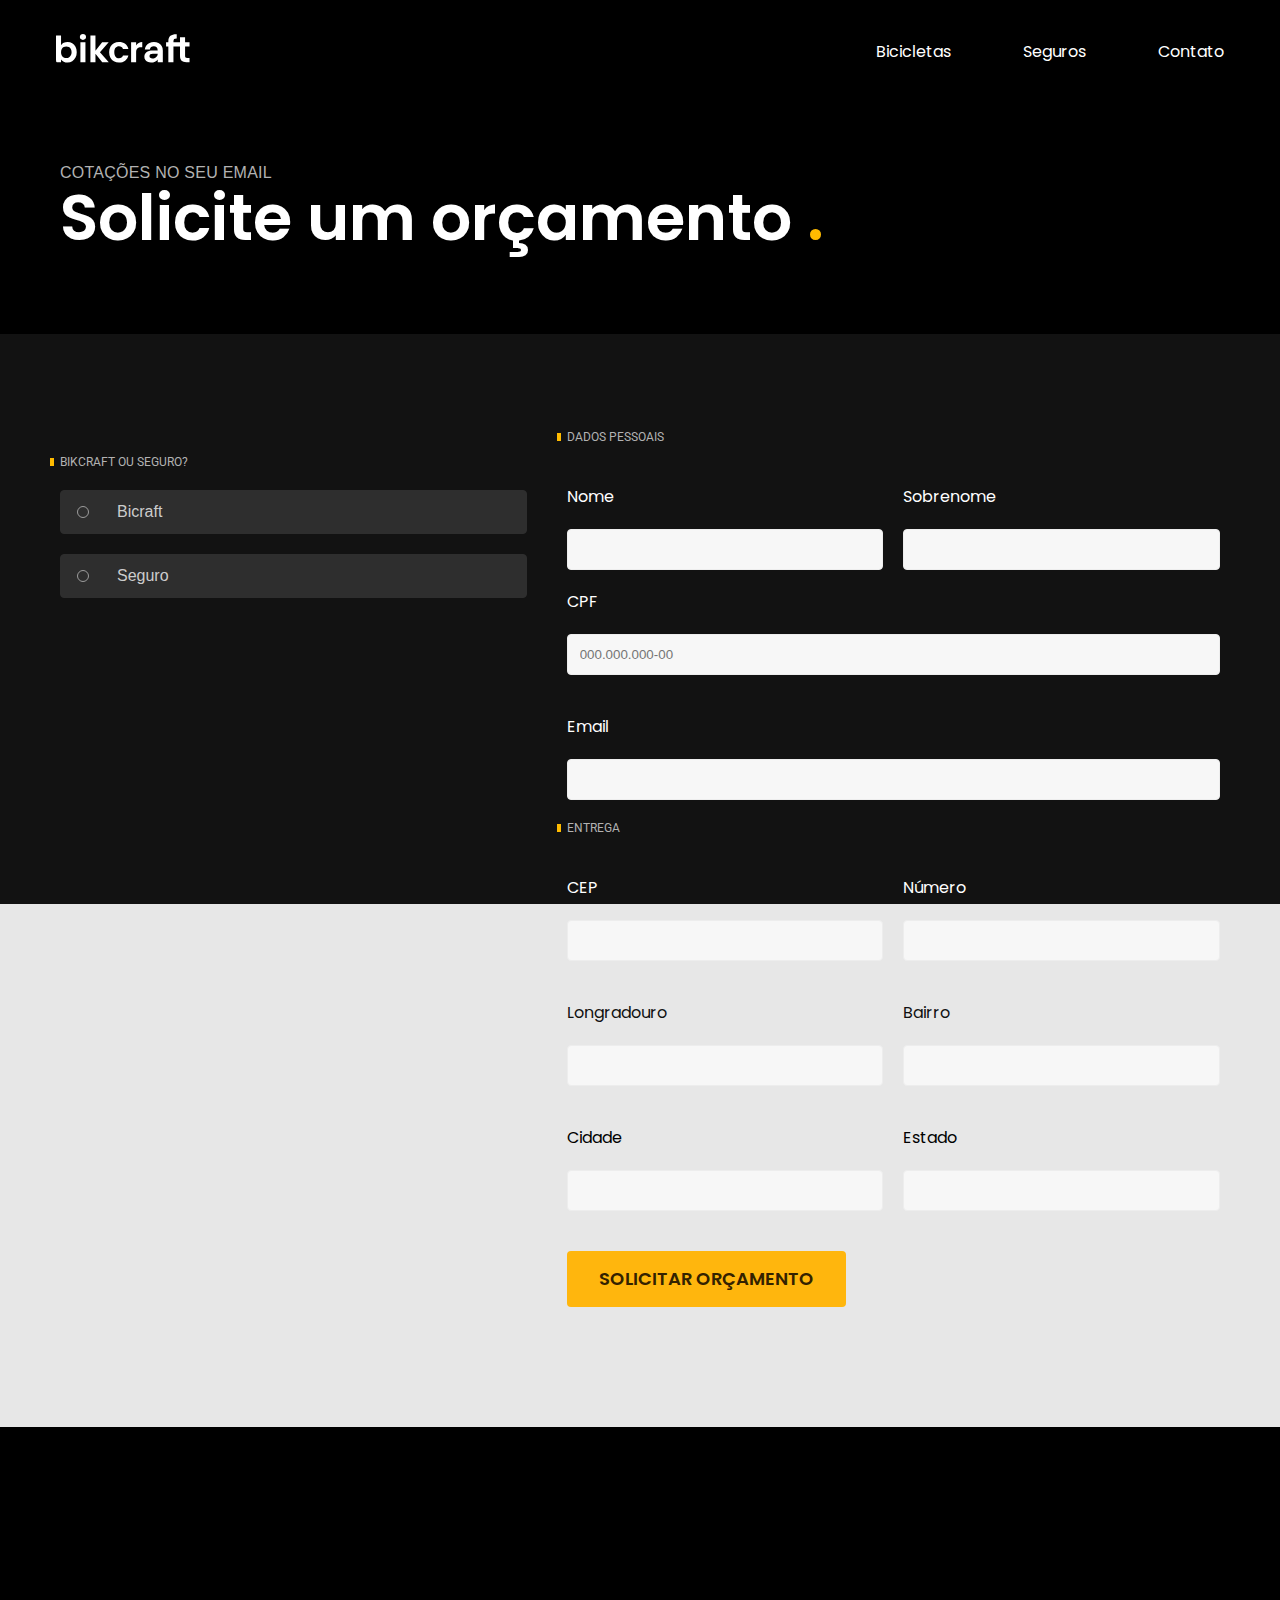
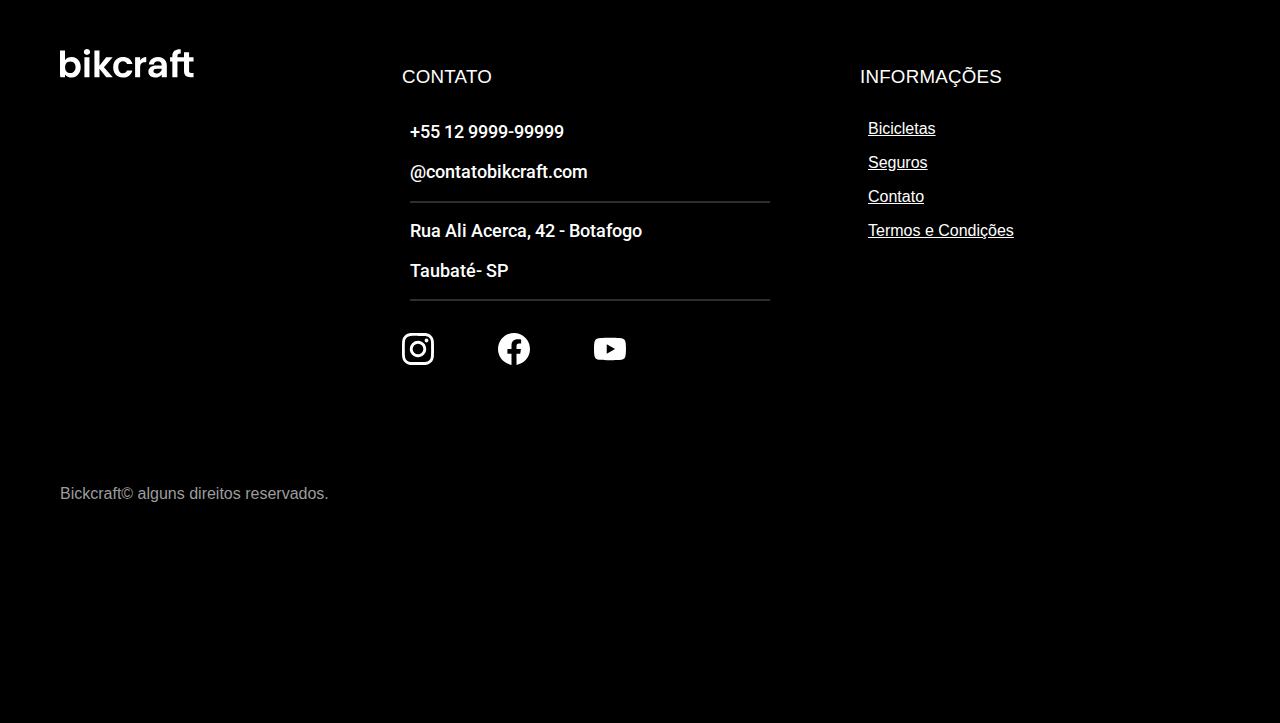
<file: orçamento.html>
<!DOCTYPE html>
<html lang="pt-br">

<head>
  <meta charset="UTF-8">
  <meta name="viewport" content="width=device-width, initial-scale=1.0">
  <meta name="descripton" content="Termos e Condições.">
  <title>Orçamentos |Bikcraft </title>
  <link rel="icon" href="./favicon.svg" type="image/svg+xml">
  <link rel="stylesheet" type="text/css" href="../../global/style.min.css">
  <link rel="preconnect" href="https://fonts.googleapis.com">
  <link rel="preconnect" href="https://fonts.gstatic.com" crossorigin>
  <link href="https://fonts.googleapis.com/css2?family=Fira+Sans&family=Merriweather:ital,wght@1,900&family=Poppins:wght@400;600&family=Roboto:wght@400;500&display=swap" rel="stylesheet">
  <script> document.documentElement.classList.add('js');</script>
</head>


<body id="orcamento">
  <header class="header-bg">
    <div class="header">
      <a href="./"> <img class="logo" src="./img/bikcraft.svg" alt="bikcraft"> </a>

      <nav aria-label="primária">
        <ul class="header-menu">
          <li> <a href="../../bicicletas-1.html"> Bicicletas </a> </li>
          <li> <a href="./seguros.html"> Seguros </a> </li>
          <li> <a href="./contato.html"> Contato </a></li>
        </ul>
    </div>
    </nav>
  </header>

  <main class="orcamento">
    <div class="titulo-bg">
      <div class="titulo-container">
        <p class="font-2-l-b cor-5"> Cotações no seu Email</p>
        <h1 class="font-1-xxl cor-0"> Solicite um orçamento <span class="cor-p1">.</span> </h1>
      </div>
    </div>
    <form class="orcamento-container" action="./">
      <div class="orcamento-produto">

        <h2 class="font-1-xs cor-5"> Bikcraft ou Seguro? </h2>

        <input type="radio" name="tipo" value="bikcraft" id="bikcraft">
        <label for="bikcraft">Bicraft </label>

        <input type="radio" name="tipo" value="seguro" id="seguro">
        <label for="seguro">Seguro </label>


        <div class="orcamento-conteudo" id="orcamento-bikcraft">
          <h2 class="font-1-xs cor-5"> Escolha a sua (BIKCRAFT) </h2>

          <input type="radio" name="produto" value="nimbus" id="nimbus">
          <label for="nimbus"> Nimbus Stark <span> R$4999 </span> </label>
          <div class="orcamento-detalhes">
            <div class="info">
              <ul class="font-1-xs cor-8">
                <li><img src="./img/icones/eletrica.svg" alt="motor eletrico"> Motor Elétrico </li>
                <li> <img src="./img/icones/carbono.svg" alt="motor eletrico">Fibra de Caborno </li>
                <li> <img src="./img/icones/velocidade.svg" alt="motor eletrico"> 50km/h </li>
                <li> <img src="./img/icones/velocidade.svg" alt="motor eletrico">Rastreador</li>
              </ul>
            </div>
            <img src="./img/bicicletas/nimbus.jpg">
          </div>

          <input type="radio" name="produto" value="magic" id="magic">
          <label for="magic"> Magic Migth <span> R$2999 </span></label>
          <div class="orcamento-detalhes">
            <div class="info">
              <ul class="font-1-xs ">
                <li> <img src="./img/icones/eletrica.svg" alt="motor eletrico"> Motor Elétrico </li>
                <li> <img src="./img/icones/carbono.svg" alt="motor eletrico">Fibra de Caborno </li>
                <li> <img src="./img/icones/velocidade.svg" alt="motor eletrico"> 45km/h </li>
                <li> <img src="./img/icones/velocidade.svg" alt="motor eletrico">Rastreador</li>
              </ul>
            </div>
            <img src="./img/bicicletas/magic.jpg">
          </div>

          <input type="radio" name="produto" value="Nebula" id="Nebula">
          <label for="Nebula"> Nebula Cosmic <span> R$3999 </span> </label>
          <div class="orcamento-detalhes">
            <div class="info">
              <ul class="font-1-xs cor-8">
                <li> <img src="./img/icones/eletrica.svg" alt="motor eletrico"> Motor Elétrico </li>
                <li> <img src="./img/icones/carbono.svg" alt="motor eletrico">Fibra de Caborno </li>
                <li> <img src="./img/icones/velocidade.svg" alt="motor eletrico"> 40km/h </li>
                <li> <img src="./img/icones/velocidade.svg" alt="motor eletrico">Rastreador</li>
              </ul>
            </div>
            <img class="nebuu-img" src="./img/bicicletas/nebula.jpg">
          </div>
        </div>

      </div>

      <div class="orcamento-conteudo" id="orcamento-seguro">
        <h2 class="font-1-xs cor-9"> Escolha o plano </h2>

        <input type="radio" name="produto" value="Prata" id="Prata">
        <label for="Prata"> Prata <span> R$199</span> </label>

        <input type="radio" name="produto" value="Ouro" id="Ouro">
        <label for="Ouro"> Ouro <span> R$299</span> </label>

      </div>
      </div>

      <div class="orcamento-dados form">
        <h2 class="font-1-xs cor-9"> Dados pessoais </h2>

        <div class="cool-1">
          <label class="cor-0" for=" Nome">Nome</label>
          <input type="text" id="nome" name="nome">
        </div>

        <div>
          <label class="cor-0" for="Sobrenome">Sobrenome </label>
          <input type="text" id="Sobrenome" name="Sobrenome">
        </div>

        <div class="cool-2 cpf">
          <label class="cor-0" for="cpf">CPF </label>
          <input type="text" id="cpf" name="cpf" placeholder="000.000.000-00">
        </div>

        <div class="cool-2">
          <label class="cor-0" for="Email">Email</label>
          <input type="email" id="email" name="email">
        </div>

        <h2 class="font-1-xs cor-9 cool-2"> entrega </h2>

        <div>
          <label class="cor-0" for="CEP"> CEP</label>
          <input type="text" id="CEP" name="CEP">
        </div>

        <div>
          <label class="cor-0" for="numero">Número</label>
          <input type="text" id="numero" name="numero">
        </div>

        <div>
          <label class="cor-11" for="LONGRADOURO">Longradouro</label>
          <input type="text" id="LONGRADOURO" name="LONGRADOURO">
        </div>

        <div class="respo">
          <label class="cor-11" for="BAIRRO">Bairro</label>
          <input type="text" id="BAIRRO" name="BAIRRO">
        </div>

        <div>
          <label for="CIDADE">Cidade</label>
          <input type="text" id="CIDADE" name="CIDADE">
        </div>
        <div>
          <label for="ESTADO">Estado</label>
          <input type="text" id="ESTADO" name="ESTADO">
        </div>

        <button class="botao cool-2"> Solicitar Orçamento </button>

      </div>
    </form>
  </main>

  <footer class="footer-bg">
    <div class="footer-container">
      <img src="img/bikcraft.svg">
      <div class="footer-contato">
        <h3 class="font-2-l-b cor-0"> Contato </h3>
        <ul class="font-2-m cor-5">
          <li> <a href="tel:+5512999999999"> </a>+55 12 9999-99999 </li>
          <li> <a href="mailto:@contatobikcraft.com"></a> @contatobikcraft.com </li>
          <li> Rua Ali Acerca, 42 - Botafogo</li>
          <li> Taubaté- SP</li>
        </ul>
        <div class="footer-redes">
          <a href="./"> <img src="img/redes/instagram.svg" alt="Instagram "> </a>

          <a href="/"> <img src="img/redes/facebook.svg" alt="Facebook "> </a>

          <a href="/"> <img src="img/redes/youtube.svg" alt="Youtube"> </a>
        </div>
      </div>

      <div class="footer-informacoes">
        <h3 class="font-2-l-b cor-0">Informações </h3>
        <nav>
          <ul class="footer-header-menu">
            <li> <a href="./bicicletas.html"> Bicicletas </a> </li>
            <li> <a href="./seguros.html"> Seguros </a> </li>
            <li> <a href="./contato.html"> Contato </a></li>
            <li> <a href="./termos.html">Termos e Condições </a></li>
          </ul>
        </nav>
      </div>
      <p class=" footer-copy font-2m cor-6">Bickcraft© alguns direitos reservados. </p>
    </div>
  </footer>
  <script src="../../script.js/script.js"> </script>
</body>

</html>
</file>
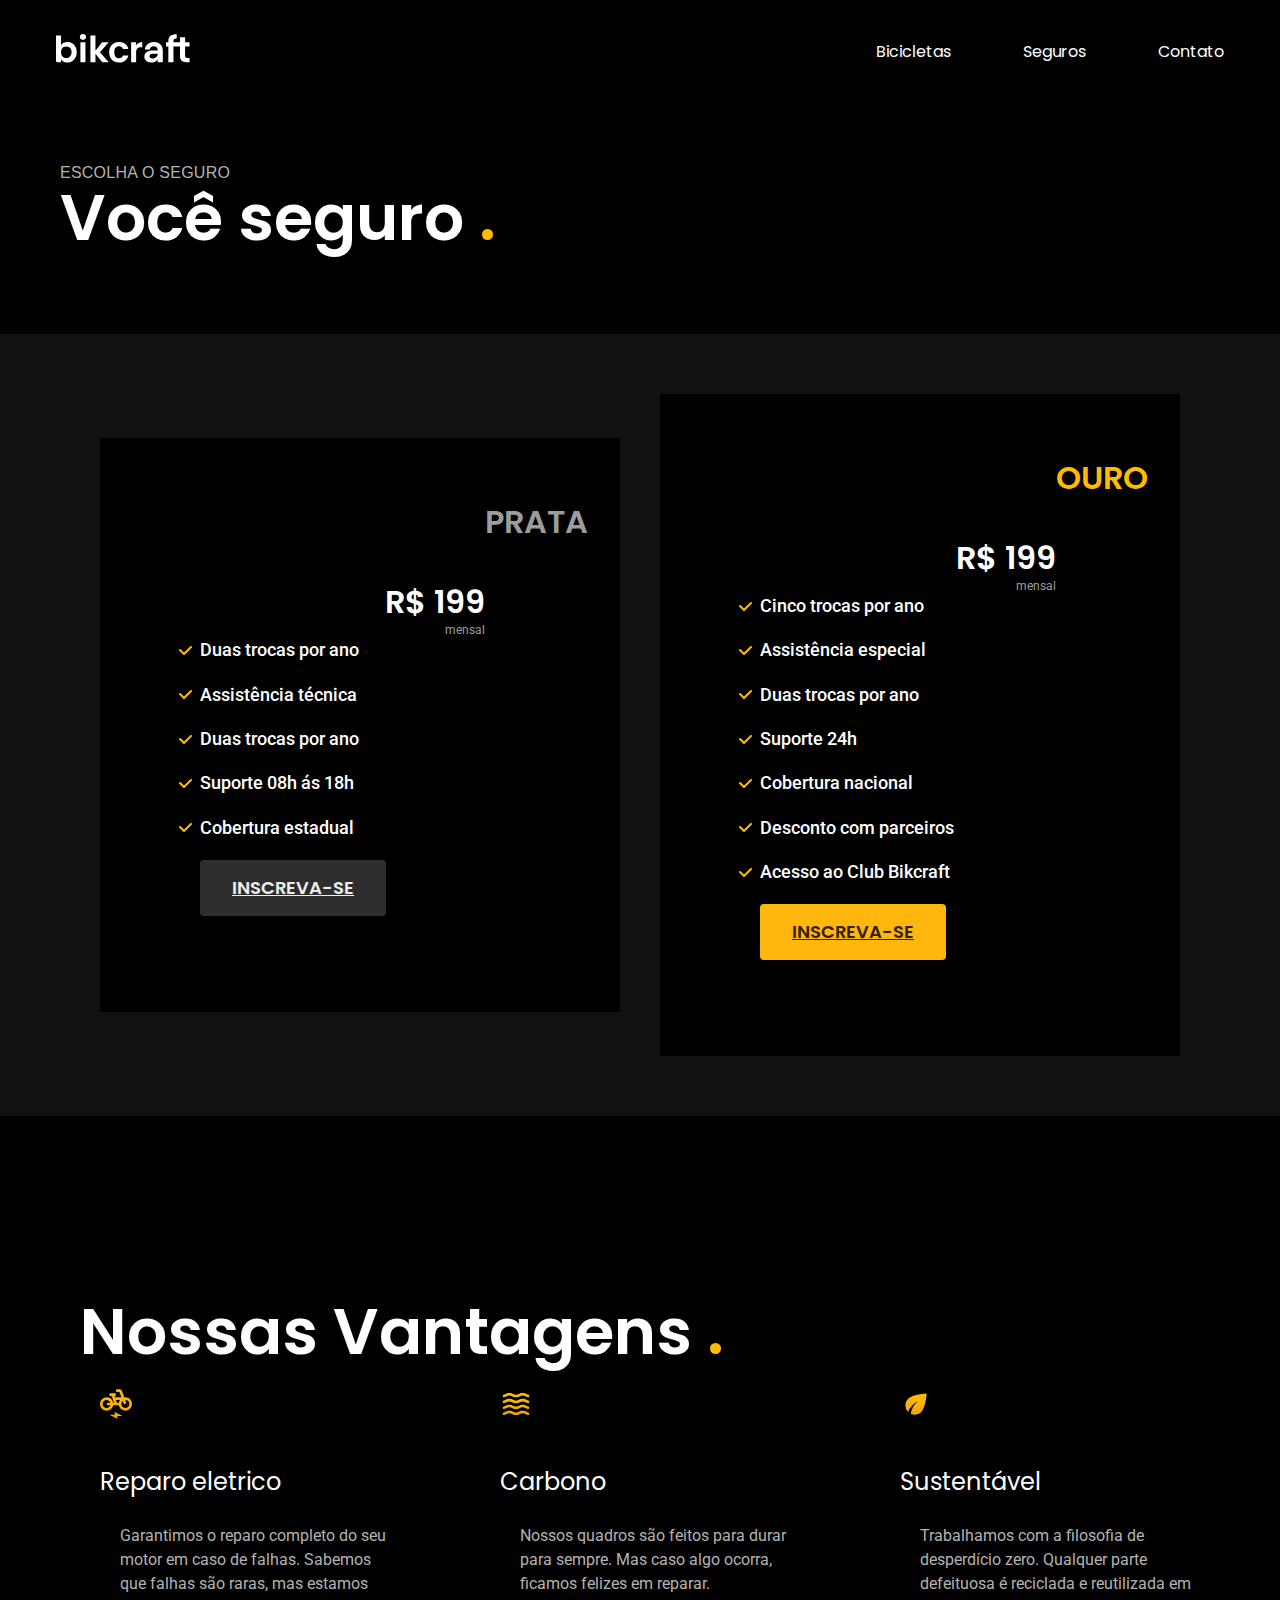
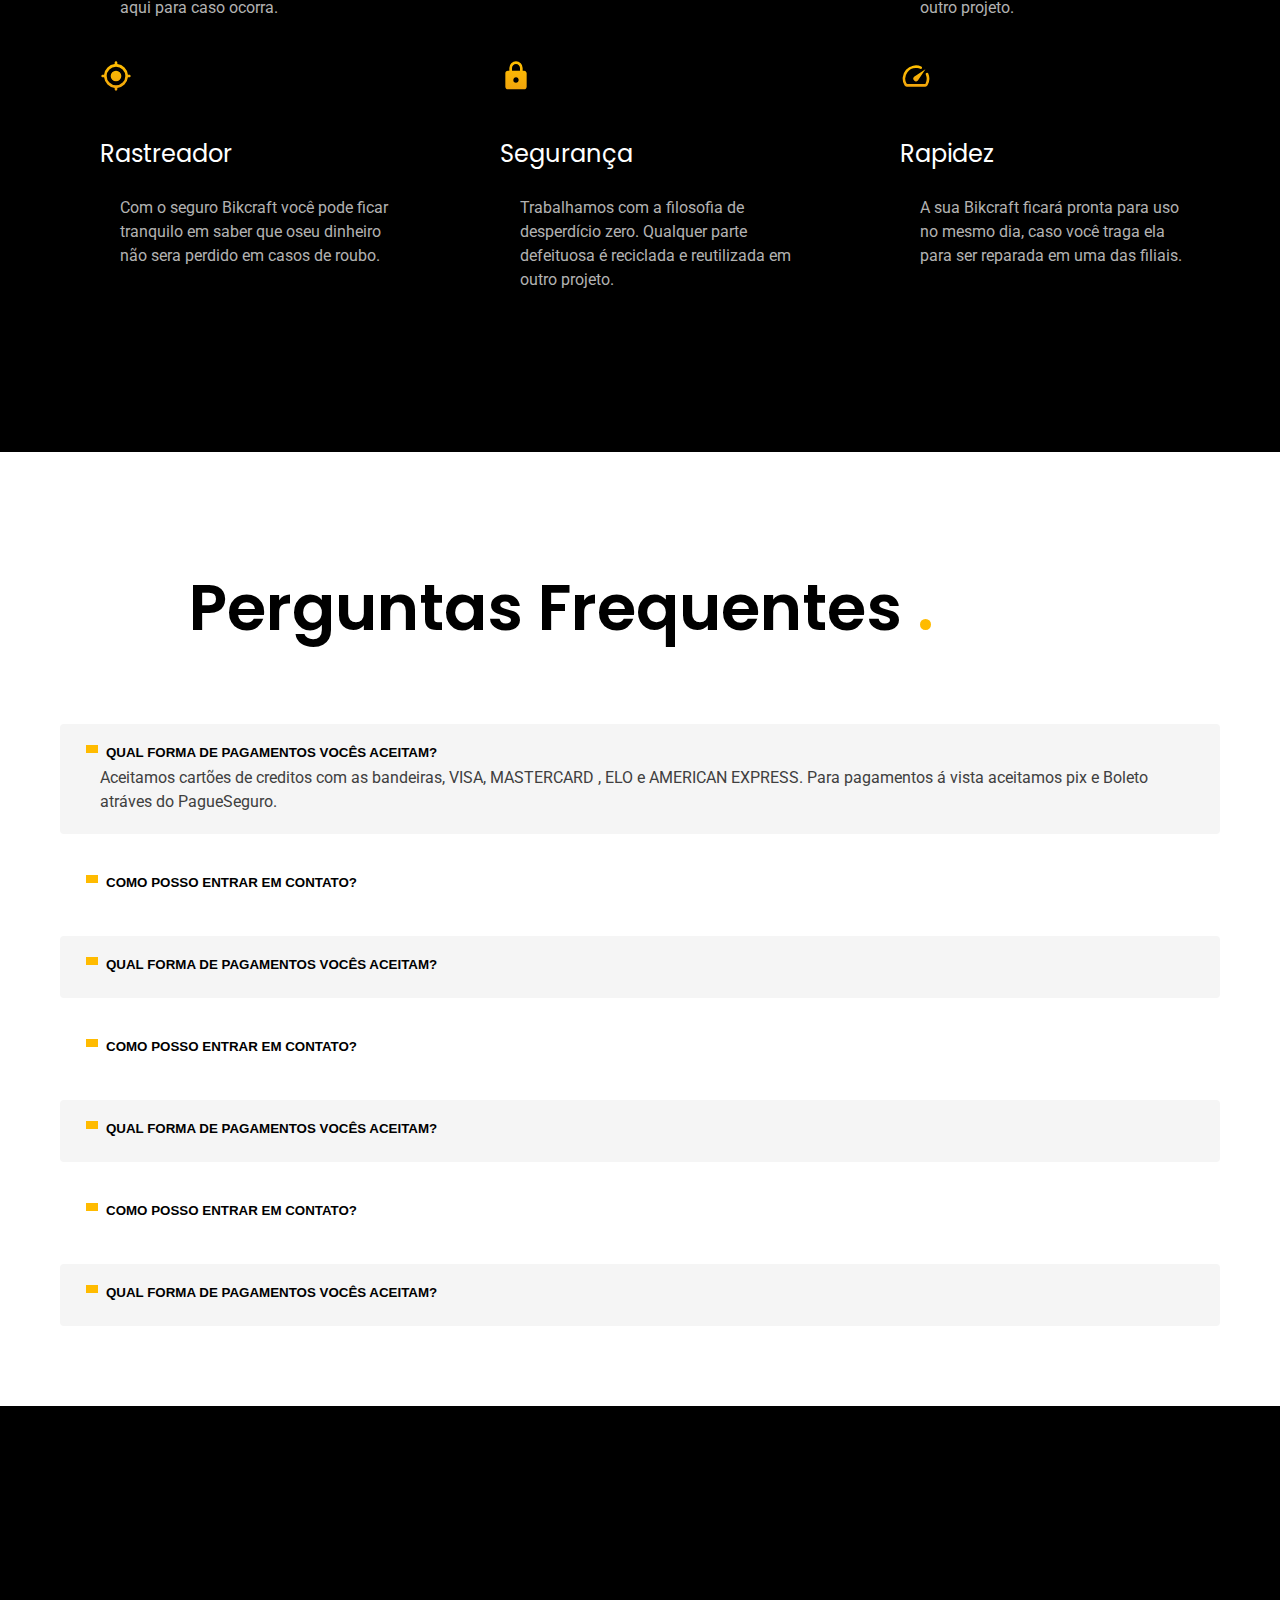
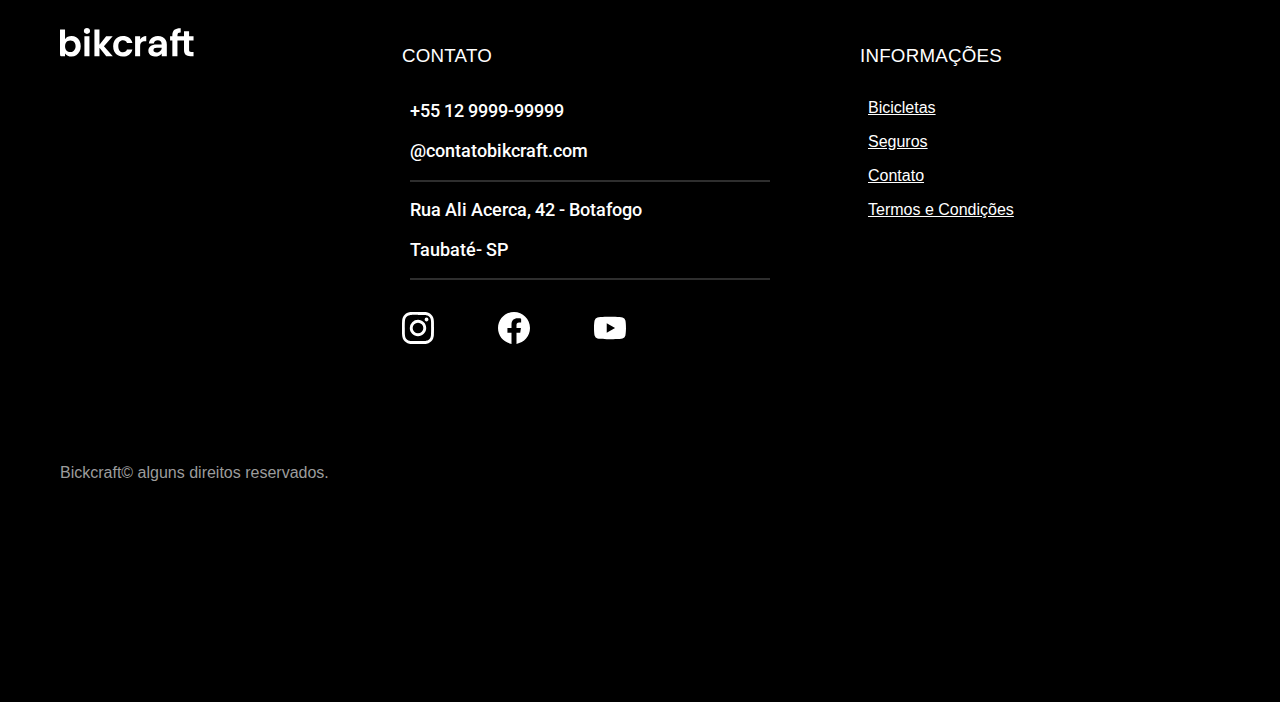
<file: seguros.html>
<!DOCTYPE html>
<html lang="pt-br">

<head>
  <meta charset="UTF-8">
  <meta name="viewport" content="width=device-width, initial-scale=1.0">
  <meta name="descripton" content="Termos e Condições.">
  <title>Seguros|Bikcraft </title>
  <link rel="stylesheet" type="text/css" href="../../global/style.min.css">
  <link rel="icon" href="./favicon.svg" type="image/svg+xml">
  <link rel="preconnect" href="https://fonts.googleapis.com">
  <link rel="preconnect" href="https://fonts.gstatic.com" crossorigin>
  <link href="https://fonts.googleapis.com/css2?family=Fira+Sans&family=Merriweather:ital,wght@1,900&family=Poppins:wght@400;600&family=Roboto:wght@400;500&display=swap" rel="stylesheet">
  <script> document.documentElement.classList.add('js');</script>
</head>


<body class="seguros">
  <header class="header-bg">
    <div class="header">
      <a href="./"> <img class="logo" src="./img/bikcraft.svg" alt="bikcraft"> </a>

      <nav aria-label="primária">
        <ul class="header-menu">
          <li> <a href="../../bicicletas-1.html"> Bicicletas </a> </li>
          <li> <a href="./seguros.html"> Seguros </a> </li>
          <li> <a href="./contato.html"> Contato </a></li>
        </ul>
    </div>
    </nav>
  </header>

  <main class="seguros-bg">
    <div class="titulo-bg">
      <div class="titulo-container">
        <p class="font-2-l-b cor-5"> Escolha o seguro</p>
        <h1 class="font-1-xxl cor-0"> Você seguro <span class="cor-p1">.</span> </h1>
      </div>
    </div>

    <div class="seguros-container">

      <div class="seguros-item fadeInLeft" data-anime="200"> >
        <h3 class="font-1-xl  cor-6"> PRATA </h3>
        <span class="preço"> R$ 199 </span> <span class="font-1-xs cor-6">mensal </span>
        <ul class="font-2-m cor-0">
          <li>Duas trocas por ano </li>
          <li> Assistência técnica </li>
          <li>Duas trocas por ano </li>
          <li> Suporte 08h ás 18h</li>
          <li>Cobertura estadual </li>
          <a class="botao-secundario" href="./orçamento.html"> INSCREVA-SE </a>
          <ul>
      </div>


      <div class="seguros-item fadeInRight " data-anime="400"> >
        <h3 class="font-1-xl  cor-p1">OURO</h3>
        <span class="preço"> R$ 199 </span> <span class="font-1-xs cor-6">mensal </span>
        <ul class="font-2-m cor-0">
          <li>Cinco trocas por ano </li>
          <li> Assistência especial </li>
          <li>Duas trocas por ano </li>
          <li> Suporte 24h </li>
          <li>Cobertura nacional</li>
          <li>Desconto com parceiros </li>
          <li>Acesso ao Club Bikcraft</li>
          <a class="botao" href="./orçamento.html"> INSCREVA-SE </a>
          <ul>
      </div>
    </div>
    </div>
  </main>
  <article class="vantagem-bg">
    <div class="vantagens-container">

      <h2 class=" font-1-xxl cor-0"> Nossas Vantagens <span class="cor-p1"> . </span> </h2>

      <ul class="Vantagens">
        <li>
          <img src="./img/icones/eletrica.svg">
          <h3 class="font-1-l cor-0"> Reparo eletrico </h3>
          <p class="font-2-s cor-5"> Garantimos o reparo completo do seu motor em caso de falhas. Sabemos que falhas são raras, mas estamos aqui para caso ocorra. </p>
        </li>

        <li>
          <img src="./img/icones/carbono.svg">
          <h3 class="font-1-l cor-0"> Carbono</h3>
          <p class="font-2-s cor-5">Nossos quadros são feitos para durar para sempre. Mas caso algo ocorra, ficamos felizes em reparar. </p>
        </li>

        <li>
          <img src="./img/icones/sustentavel.svg">
          <h3 class="font-1-l cor-0"> Sustentável </h3>
          <p class="font-2-s cor-5"> Trabalhamos com a filosofia de desperdício zero. Qualquer parte defeituosa é reciclada e reutilizada em outro projeto. </p>
        </li>

        <li>
          <img src="./img/icones/rastreador.svg">
          <h3 class="font-1-l cor-0"> Rastreador </h3>
          <p class="font-2-s cor-5"> Com o seguro Bikcraft você pode ficar tranquilo em saber que oseu dinheiro não sera perdido em casos de roubo. </p>
        </li>

        <li>
          <img src="./img/icones/seguro.svg">
          <h3 class="font-1-l cor-0"> Segurança </h3>
          <p class="font-2-s cor-5"> Trabalhamos com a filosofia de desperdício zero. Qualquer parte defeituosa é reciclada e reutilizada em outro projeto. </p>
        </li>


        <li>
          <img src="./img/icones/velocidade.svg">
          <h3 class="font-1-l cor-0"> Rapidez</h3>
          <p class="font-2-s cor-5"> A sua Bikcraft ficará pronta para uso no mesmo dia, caso você traga ela para ser reparada em uma das filiais. </p>
        </li>

      </ul>
    </div>
  </article>

  <article class="perguntas-container">

    <h2 class=" font-1-xxl cor-0"> Perguntas Frequentes <span class="cor-p1"> . </span> </h2>

    <div class="perguntas">
      <dt> <button class="font-1-m-b" aria-controls="pergunta1" aria-expanded="true"> Qual forma de pagamentos vocêS aceitam? </button></dt>
      <dd id="pergunta1" class="ativas font-2-s cor-9">
        Aceitamos cartões de creditos com as bandeiras, VISA, MASTERCARD , ELO e AMERICAN EXPRESS. Para pagamentos á vista aceitamos pix e Boleto atráves do PagueSeguro.
      </dd>
    </div>

    <div class="perguntas">
      <dt> <button class="font-1-m-b" aria-controls="pergunta2" aria-expanded="false"> Como posso entrar em contato? </button></dt>
      <dd id="pergunta2" class="fot-2-s cor-9">Aceitamos cartões de creditos com as bandeiras, VISA, MASTERCARD , ELO e AMERICAN EXPRESS. Para pagamentos á vista aceitamos pix e Boleto atráves do PagueSeguro. </dd>
    </div>

    <div class="perguntas">
      <dt> <button class="font-1-m-b" aria-controls="pergunta3" aria-expanded="false"> Qual forma de pagamentos vocêS aceitam? </button></dt>
      <dd id="pergunta3" class="fot-2-s cor-9">Aceitamos cartões de creditos com as bandeiras, VISA, MASTERCARD , ELO e AMERICAN EXPRESS. Para pagamentos á vista aceitamos pix e Boleto atráves do PagueSeguro. </dd>
    </div>

    <div class="perguntas">
      <dt> <button class="font-1-m-b" aria-controls="pergunta4" aria-expanded="false">Como posso entrar em contato? </button> </dt>
      <dd id="pergunta4" class="fot-2-s cor-9">Aceitamos cartões de creditos com as bandeiras, VISA, MASTERCARD , ELO e AMERICAN EXPRESS. Para pagamentos á vista aceitamos pix e Boleto atráves do PagueSeguro. </dd>
    </div>



    <div class="perguntas">
      <dt> <button class="font-1-m-b" aria-controls="pergunta6" aria-expanded="false">Qual forma de pagamentos vocêS aceitam? </button></dt>
      <dd id="pergunta6" class="fot-2-s cor-9">Aceitamos cartões de creditos com as bandeiras, VISA, MASTERCARD , ELO e AMERICAN EXPRESS. Para pagamentos á vista aceitamos pix e Boleto atráves do PagueSeguro. </dd>
    </div>

    <div class="perguntas">
      <dt> <button class="font-1-m-b" aria-controls="pergunta7" aria-expanded="false">Como posso entrar em contato?</button> </dt>
      <dd id="pergunta7" class="fot-2-s cor-9">Aceitamos cartões de creditos com as bandeiras, VISA, MASTERCARD , ELO e AMERICAN EXPRESS. Para pagamentos á vista aceitamos pix e Boleto atráves do PagueSeguro. </dd>
    </div>

    <div class="perguntas">
      <dt> <button class="font-1-m-b" aria-controls="pergunta8" aria-expanded="false">Qual forma de pagamentos vocêS aceitam?</button> </dt>
      <dd id="pergunta8" class="fot-2-s cor-9">Aceitamos cartões de creditos com as bandeiras, VISA, MASTERCARD , ELO e AMERICAN EXPRESS. Para pagamentos á vista aceitamos pix e Boleto atráves do PagueSeguro. </dd>
    </div>


  </article>

  <footer class="footer-bg">
    <div class="footer-container">
      <img src="img/bikcraft.svg">
      <div class="footer-contato">
        <h3 class="font-2-l-b cor-0"> Contato </h3>
        <ul class="font-2-m cor-5">
          <li> <a href="tel:+5512999999999"> </a>+55 12 9999-99999 </li>
          <li> <a href="mailto:@contatobikcraft.com"></a> @contatobikcraft.com </li>
          <li> Rua Ali Acerca, 42 - Botafogo</li>
          <li> Taubaté- SP</li>
        </ul>
        <div class="footer-redes">
          <a href="./"> <img src="img/redes/instagram.svg" alt="Instagram "> </a>

          <a href="/"> <img src="img/redes/facebook.svg" alt="Facebook "> </a>

          <a href="/"> <img src="img/redes/youtube.svg" alt="Youtube"> </a>
        </div>
      </div>

      <div class="footer-informacoes">
        <h3 class="font-2-l-b cor-0">Informações </h3>
        <nav>
          <ul class="footer-header-menu">
            <li> <a href="./bicicletas.html"> Bicicletas </a> </li>
            <li> <a href="./seguros.html"> Seguros </a> </li>
            <li> <a href="./contato.html"> Contato </a></li>
            <li> <a href="./termos.html">Termos e Condições </a></li>
          </ul>
        </nav>
      </div>
      <p class=" footer-copy font-2m cor-6">Bickcraft© alguns direitos reservados. </p>
    </div>
  </footer>
  <Script src="./script.js/plugins/simple-anime.js"> </script>
  <script src="./script.js/animacao.js"> </script>
  <script src="./script.js/script.js"> </script>
</body>

</html>
</file>
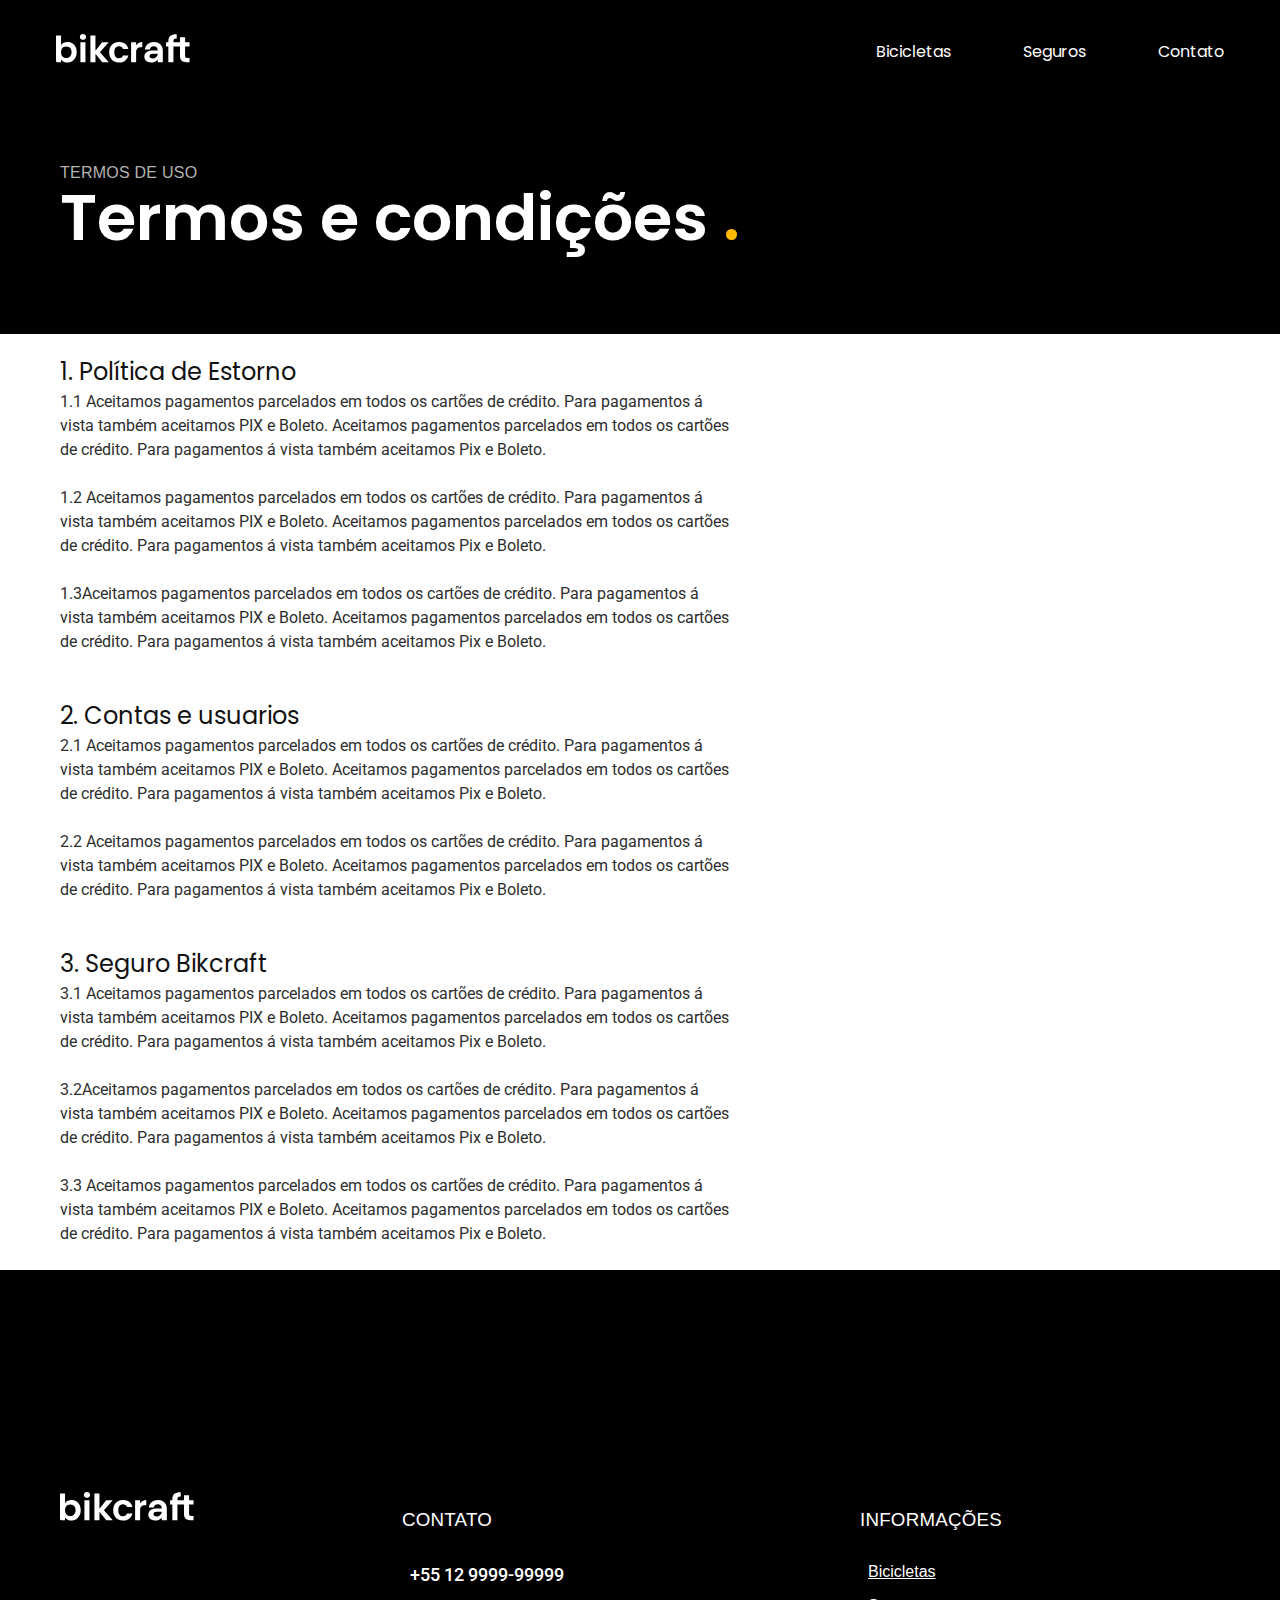
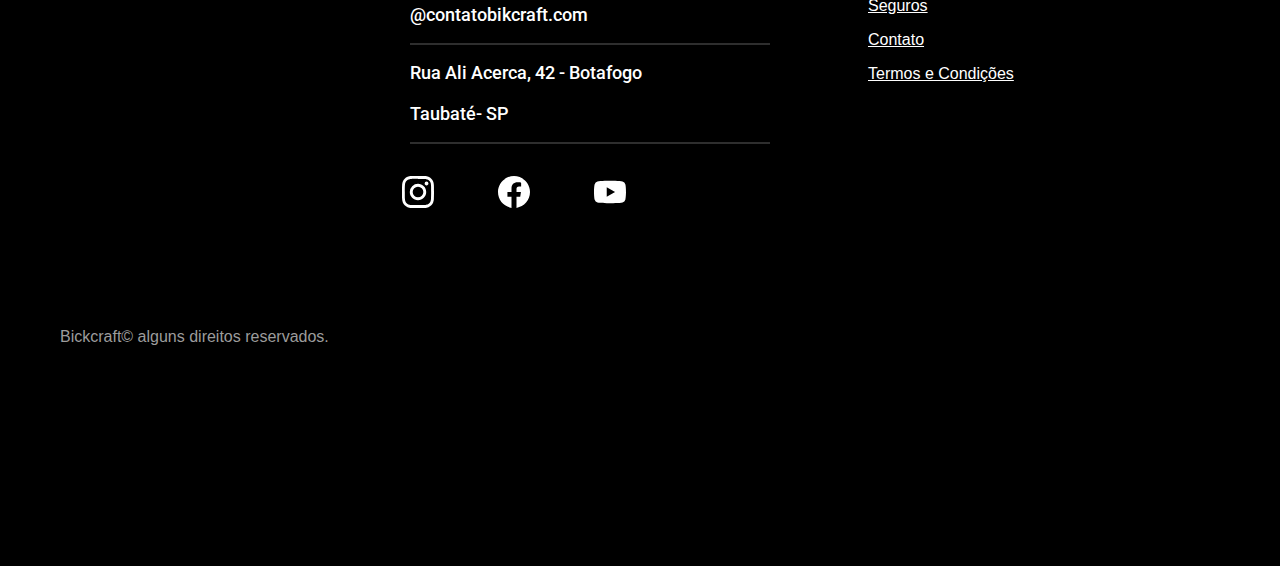
<file: termos.html>
<!DOCTYPE html>
<html lang="pt-br">

<head>
  <meta charset="UTF-8">
  <meta name="viewport" content="width=device-width, initial-scale=1.0">
  <meta name="descripton" content="Termos e Condições.">
  <title>Termos e Condições |Bikcraft </title>
  <link rel="stylesheet" type="text/css" href="./global/style.min.css">
  <link rel="icon" href="./favicon.svg" type="image/svg+xml">
  <link rel="preconnect" href="https://fonts.googleapis.com">
  <link rel="preconnect" href="https://fonts.gstatic.com" crossorigin>
  <link href="https://fonts.googleapis.com/css2?family=Fira+Sans&family=Merriweather:ital,wght@1,900&family=Poppins:wght@400;600&family=Roboto:wght@400;500&display=swap" rel="stylesheet">
  <script> document.documentElement.classList.add('js');</script>
</head>


<body>
  <header class="header-bg">
    <div class="header">
      <a href="./"> <img class="logo" src="./img/bikcraft.svg" alt="bikcraft"> </a>

      <nav aria-label="primária">
        <ul class="header-menu">
          <li> <a href="../../bicicletas-1.html"> Bicicletas </a> </li>
          <li> <a href="./seguros.html"> Seguros </a> </li>
          <li> <a href="./contato.html"> Contato </a></li>
        </ul>
    </div>
    </nav>
  </header>

  <main>
    <div class="titulo-bg">
      <div class="titulo-container">
        <p class="font-2-l-b cor-5"> Termos de uso </p>
        <h1 class="font-1-xxl cor-0"> Termos e condições <span class="cor-p1">.</span> </h1>
      </div>
    </div>
  </main>

  <div class="font-2-s ">
    <h2 class="font-1-l cor-11"> 1. Política de Estorno </h2>
    <p class="cor-10"> 1.1 Aceitamos pagamentos parcelados em todos os cartões de crédito. Para pagamentos á vista também aceitamos PIX e Boleto. Aceitamos pagamentos parcelados em todos os cartões de crédito. Para pagamentos á vista também aceitamos Pix e Boleto. </p>
    </p>
    <p class="cor-10"> 1.2 Aceitamos pagamentos parcelados em todos os cartões de crédito. Para pagamentos á vista também aceitamos PIX e Boleto. Aceitamos pagamentos parcelados em todos os cartões de crédito. Para pagamentos á vista também aceitamos Pix e Boleto. </p>
    </p>
    <p class="cor-10"> 1.3Aceitamos pagamentos parcelados em todos os cartões de crédito. Para pagamentos á vista também aceitamos PIX e Boleto. Aceitamos pagamentos parcelados em todos os cartões de crédito. Para pagamentos á vista também aceitamos Pix e Boleto. </p>
    </p>
    <h2 class="font-1-l cor-11"> 2. Contas e usuarios </h2>
    <p class="cor-10"> 2.1 Aceitamos pagamentos parcelados em todos os cartões de crédito. Para pagamentos á vista também aceitamos PIX e Boleto. Aceitamos pagamentos parcelados em todos os cartões de crédito. Para pagamentos á vista também aceitamos Pix e Boleto. </p>
    </p>
    <p class="cor-10"> 2.2 Aceitamos pagamentos parcelados em todos os cartões de crédito. Para pagamentos á vista também aceitamos PIX e Boleto. Aceitamos pagamentos parcelados em todos os cartões de crédito. Para pagamentos á vista também aceitamos Pix e Boleto. </p>
    </p>
    <h2 class="font-1-l cor-11"> 3. Seguro Bikcraft </h2>
    <p class="cor-10">3.1 Aceitamos pagamentos parcelados em todos os cartões de crédito. Para pagamentos á vista também aceitamos PIX e Boleto. Aceitamos pagamentos parcelados em todos os cartões de crédito. Para pagamentos á vista também aceitamos Pix e Boleto. </p>
    </p>
    <p class="cor-10"> 3.2Aceitamos pagamentos parcelados em todos os cartões de crédito. Para pagamentos á vista também aceitamos PIX e Boleto. Aceitamos pagamentos parcelados em todos os cartões de crédito. Para pagamentos á vista também aceitamos Pix e Boleto. </p>
    </p>
    <p class="cor-10">3.3 Aceitamos pagamentos parcelados em todos os cartões de crédito. Para pagamentos á vista também aceitamos PIX e Boleto. Aceitamos pagamentos parcelados em todos os cartões de crédito. Para pagamentos á vista também aceitamos Pix e Boleto. </p>
    </p>
  </div>

  <footer class="footer-bg">
    <div class="footer-container">
      <img src="img/bikcraft.svg">
      <div class="footer-contato">
        <h3 class="font-2-l-b cor-0"> Contato </h3>
        <ul class="font-2-m cor-5">
          <li> <a href="tel:+5512999999999"> </a>+55 12 9999-99999 </li>
          <li> <a href="mailto:@contatobikcraft.com"></a> @contatobikcraft.com </li>
          <li> Rua Ali Acerca, 42 - Botafogo</li>
          <li> Taubaté- SP</li>
        </ul>
        <div class="footer-redes">
          <a href="./"> <img src="img/redes/instagram.svg" alt="Instagram "> </a>

          <a href="/"> <img src="img/redes/facebook.svg" alt="Facebook "> </a>

          <a href="/"> <img src="img/redes/youtube.svg" alt="Youtube"> </a>
        </div>
      </div>

      <div class="footer-informacoes">
        <h3 class="font-2-l-b cor-0">Informações </h3>
        <nav>
          <ul class="footer-header-menu">
            <li> <a href="./bicicletas.html"> Bicicletas </a> </li>
            <li> <a href="./seguros.html"> Seguros </a> </li>
            <li> <a href="./contato.html"> Contato </a></li>
            <li> <a href="./termos.html">Termos e Condições </a></li>
          </ul>
        </nav>
      </div>
      <p class=" footer-copy font-2m cor-6">Bickcraft© alguns direitos reservados. </p>
    </div>
  </footer>
  <script src="../../script.js/script.js"> </script>
</body>

</html>
</file>
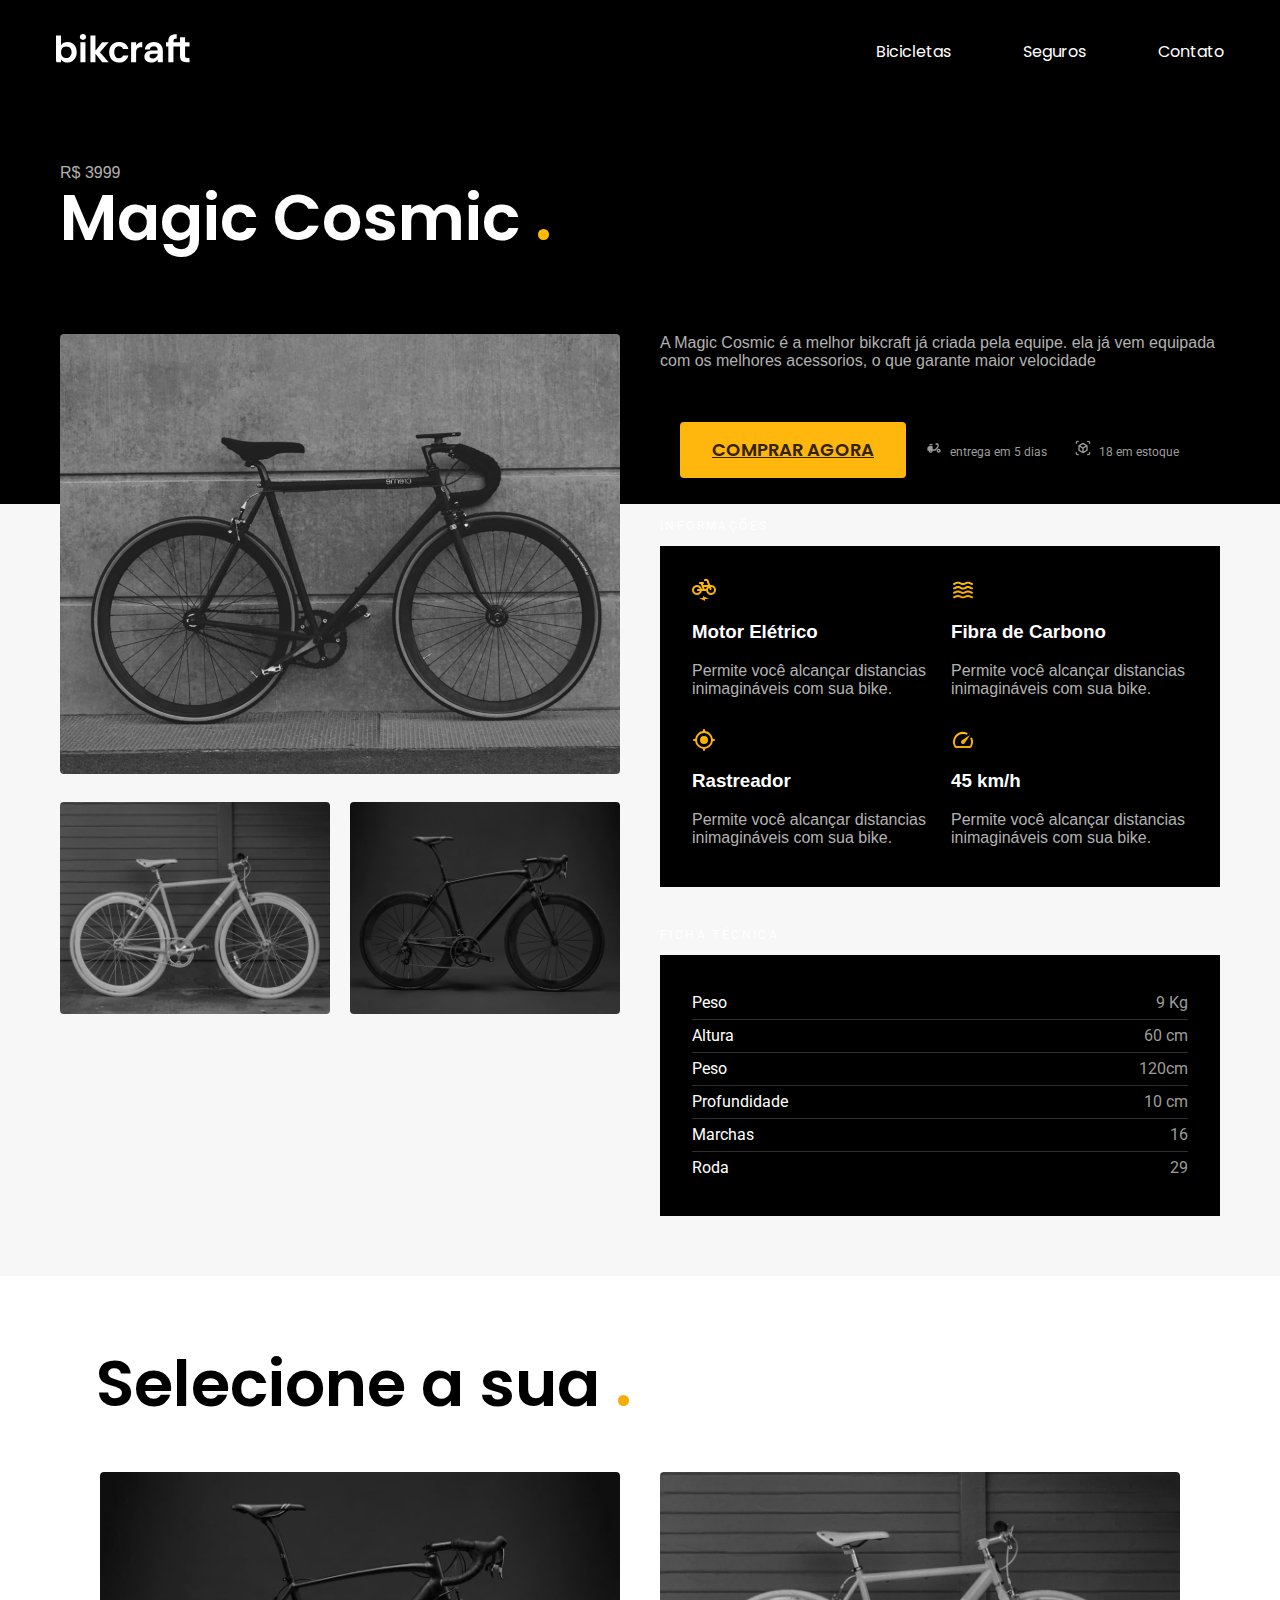
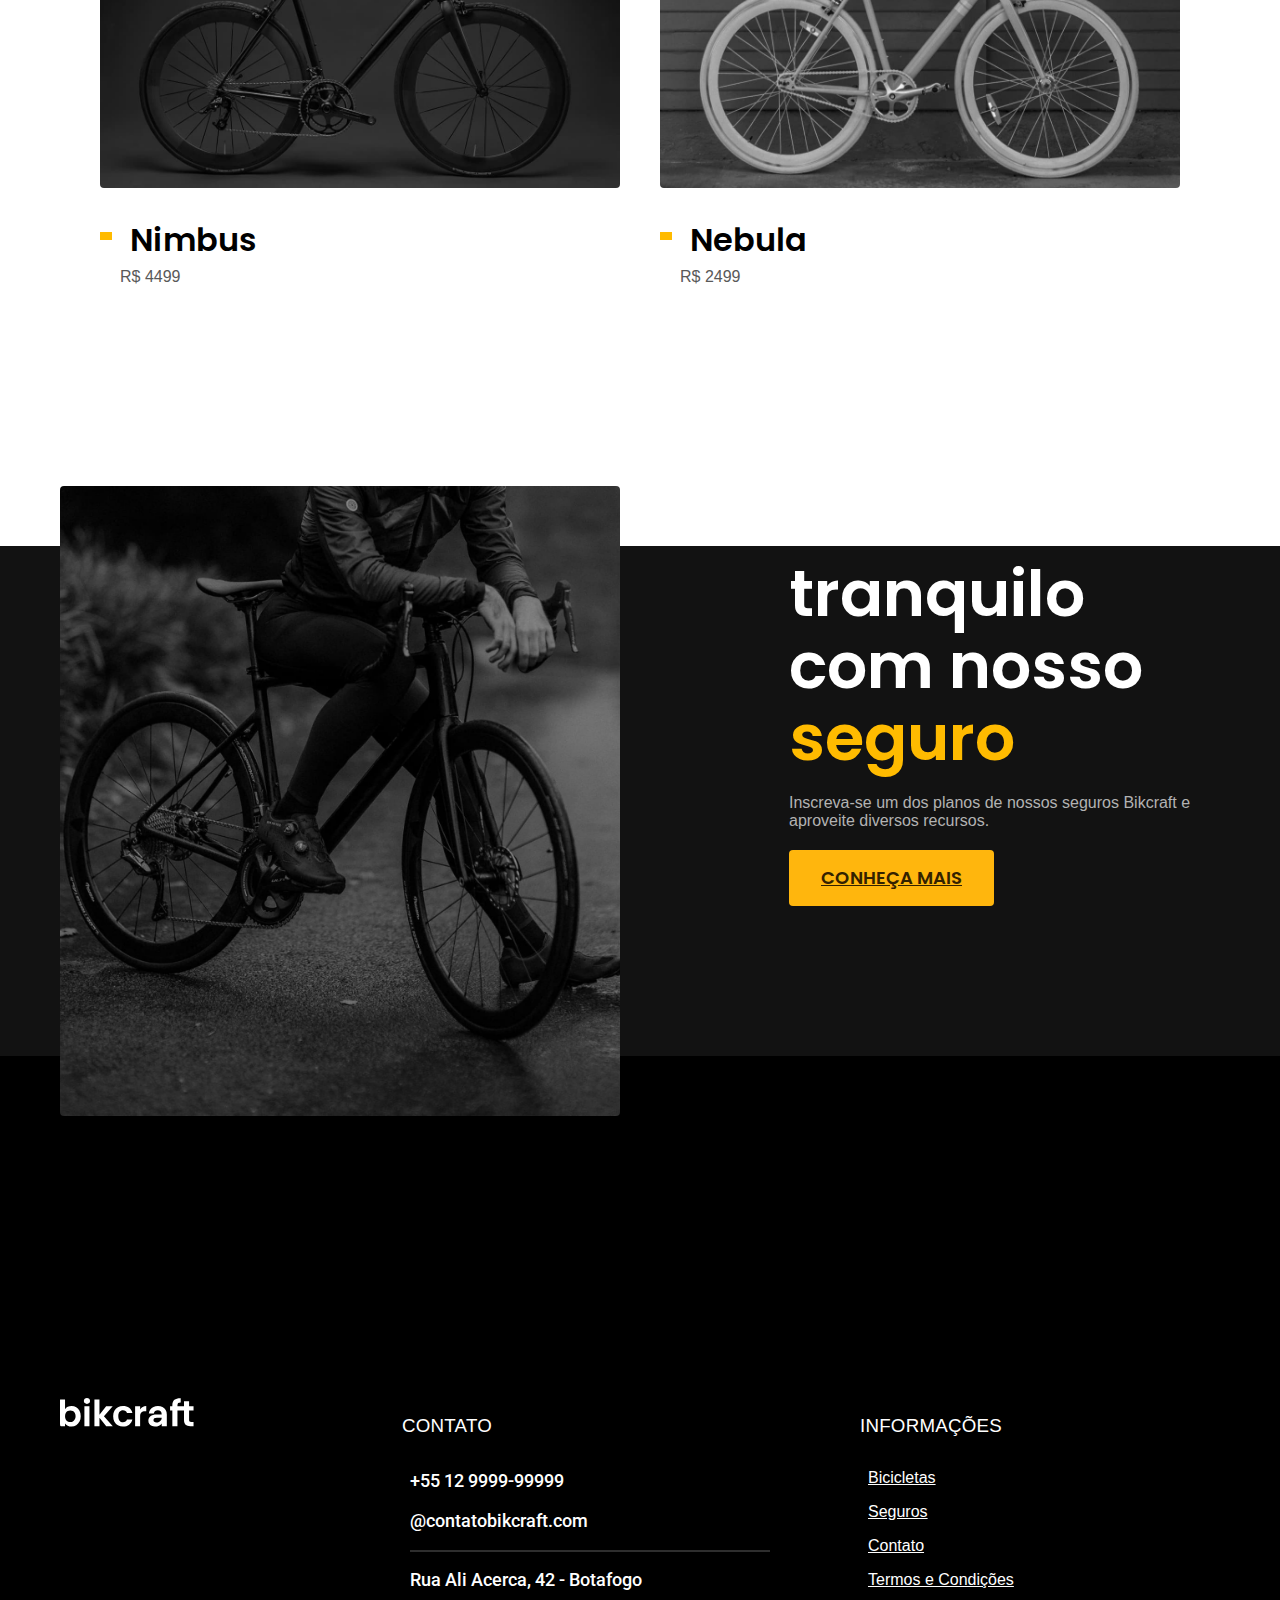
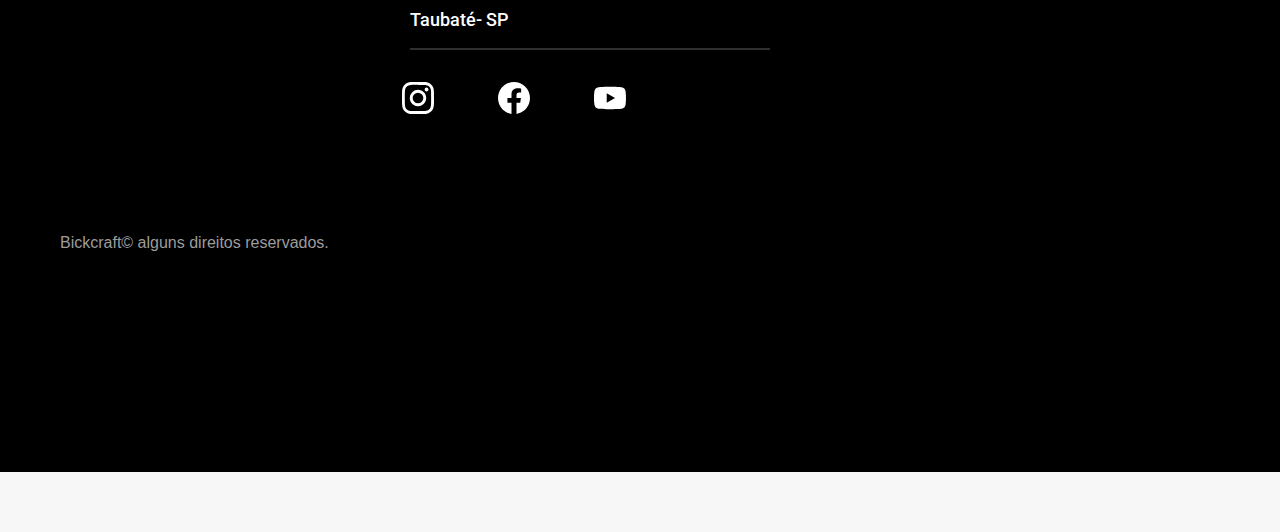
<file: bicicletas/magic.html>
<!DOCTYPE html>
<html lang="pt-br">

<head>
  <meta charset="UTF-8">
  <meta name="viewport" content="width=device-width, initial-scale=1.0">
  <meta name="descripton" content="Termos e Condições.">
  <title>Termos e Condições |Bikcraft </title>
  <link rel="stylesheet" type="text/css" href="../../global/style.min.css">
  <link rel="icon" href="../../favicon.svg" type="image/svg+xml">
  <link rel="preconnect" href="https://fonts.googleapis.com">
  <link rel="preconnect" href="https://fonts.gstatic.com" crossorigin>
  <link href="https://fonts.googleapis.com/css2?family=Fira+Sans&family=Merriweather:ital,wght@1,900&family=Poppins:wght@400;600&family=Roboto:wght@400;500&display=swap" rel="stylesheet">
  <script> document.documentElement.classList.add('js');</script>
</head>


<body>
  <header class="header-bg">
    <div class="header">
      <a href="../../"> <img class="logo" src="../../img/bikcraft.svg" alt="bikcraft"> </a>

      <nav aria-label="primária">
        <ul class="header-menu">
          <li> <a href="../../bicicletas-1.html"> Bicicletas </a> </li>
          <li> <a href="../../seguros.html"> Seguros </a> </li>
          <li> <a href="../../contato.html"> Contato </a></li>
        </ul>
    </div>
    </nav>
  </header>

  <main class="titulo-bg">

    <div class="titulo-container">
      <p class="font-2-xl-b cor-5"> R$ 3999 </p>
      <h1 class="font-1-xxl cor-0"> Magic Cosmic <span class="cor-p1">.</span> </h1>
    </div>

    <Div class="bicicleta">

      <div class="bicicleta-container">
        <div class="bicicletas-img">
          <Img src="../../img/bicicleta/nimbus2.jpg" alt="">
          <Img src="../../img/bicicleta/nimbus3.jpg" alt="">
          <Img src="../../img/bicicleta/nimbus1.jpg" alt="">


        </div>
      </div>

      <div class="bicicleta-conteudo">
        <p class="font-2-l cor-5">A Magic Cosmic é a melhor bikcraft já criada pela equipe. ela já vem equipada com os melhores acessorios, o que garante maior velocidade </p>
        <div class="bicicleta-comprar">
          <a class="botao" href="../../orçamento.html">COMPRAR AGORA </a>
          <Span class="font-1-xs cor-6"> <img src="../../img/icones/entrega.svg" alt=""> entrega em 5 dias </span>
          <Span class="font-1-xs cor-6"> <img src="../../img/icones/estoque.svg" alt=""> 18 em estoque </span>

        </div>

        <h2 class="font-1-xs cor-0"> Informações </h2>
        <ul class="bicicleta-informacoes">
          <li>
            <img src="../../img/icones/eletrica.svg" alt="">
            <h3 class="font-1-m cor-0"> Motor Elétrico </h3>
            <p> Permite você alcançar distancias inimagináveis com sua bike. </p>
          </li>

          <li>
            <img src="../../img/icones/carbono.svg" alt="">
            <h3 class="font-1-m cor-0"> Fibra de Carbono </h3>
            <p> Permite você alcançar distancias inimagináveis com sua bike. </p>
          </li>

          <li>
            <img src="../../img/icones/rastreador.svg" alt="">
            <h3 class="font-1-m cor-0"> Rastreador </h3>
            <p> Permite você alcançar distancias inimagináveis com sua bike. </p>
          </li>
          <li>
            <img src="../../img/icones/velocidade.svg" alt="">
            <h3 class="font-1-m cor-0"> 45 km/h </h3>
            <p> Permite você alcançar distancias inimagináveis com sua bike. </p>
          </li>
        </ul>

        <h2 class="font-1-xs cor-0"> Ficha Técnica </h2>
        <ul class="bicicleta-ficha font-2-s cor-4">
          <li> Peso <span> 9 Kg </span> </li>
          <li> Altura <span> 60 cm</span> </li>
          <li> Peso <span> 120cm </span> </li>
          <li> Profundidade <span> 10 cm </span> </li>
          <li> Marchas <span> 16 </span> </li>
          <li> Roda <span> 29</span> </li>
        </ul>
      </div>
    </div>

    <div class="bici-bg">
      <div class="conteiner-n">
        <article class="bicicletas-lista">

          <h2 class="font-1-xxl --cor-11"> Selecione a sua <span class="ponto-amarelo">.</span>
          </h2>

          <ul class="bicicletas-items">
            <li class="bicicleta-preços">
              <a href="../../bicicletas/nimbus.html">
                <img src="../../img/bicicletas/nimbus.jpg" alt="Bicicleta Magic Maghy-preta">
                <h3 class="font-1-xl cor11">Nimbus</h3>
                <span class="font 2m cor-8"> R$ 4499 </span>
              </a>
            </li>

            <li class="bicicleta-preços">
              <a href="../../bicicletas/Nebula.html">
                <img src="../../img/bicicletas/nebula.jpg" alt="Bicicleta Magic Maghy-preta">
                <h3 class="font-1-xl">Nebula </h3>
                <span class="font 2m cor-8"> R$ 2499 </span>
              </a>
            </li>
          </ul>
      </div>
      </article>

      <div class="nimbus-bg-">

        <article class="nimbus-seguros">
          <div class="nimbus-container">
            <img src="../../img/fotos/seguros.jpg" alt="Uma pessoa parada em uma bicicleta">
          </div>
          <div class="seguro-nim">
            <h2 class="font-1-xxl cor-0"> Pedale mais tranquilo com nosso <span class="cor-p1"> seguro </span> </h2>
            <p class="cambiar font-2-l cor-5 ">Inscreva-se um dos planos de nossos seguros Bikcraft e aproveite diversos recursos. </p>
            <a class="cambiar botao " href="../../seguros.html">CONHEÇA MAIS </a>
          </div>
        </article>

      </div>

      <footer class="footer-bg">
        <div class="footer-container">
          <img src="../../img/bikcraft.svg">
          <div class="footer-contato">
            <h3 class="font-2-l-b cor-0"> Contato </h3>
            <ul class="font-2-m cor-5">
              <li> <a href="tel:+5512999999999"> </a>+55 12 9999-99999 </li>
              <li> <a href="mailto:@contatobikcraft.com"></a> @contatobikcraft.com </li>
              <li> Rua Ali Acerca, 42 - Botafogo</li>
              <li> Taubaté- SP</li>
            </ul>
            <div class="footer-redes">
              <a href="../../"> <img src="../../img/redes/instagram.svg" alt="Instagram "> </a>

              <a href="../../"> <img src="../../img/redes/facebook.svg" alt="Facebook "> </a>

              <a href="../../"> <img src="../../img/redes/youtube.svg" alt="Youtube"> </a>
            </div>
          </div>

          <div class="footer-informacoes">
            <h3 class="font-2-l-b cor-0">Informações </h3>
            <nav>
              <ul class="footer-header-menu">
                <li> <a href="../../bicicletas-1.html"> Bicicletas </a> </li>
                <li> <a href="../../seguros.html"> Seguros </a> </li>
                <li> <a href="../../contato.html"> Contato </a></li>
                <li> <a href="../../termos.html">Termos e Condições </a></li>
              </ul>
            </nav>
          </div>
          <p class=" footer-copy font-2m cor-6">Bickcraft© alguns direitos reservados. </p>
        </div>
      </footer>


  </main>
  <script src="../../script.js/galeria.js"> </script>
</body>

</html>
</file>
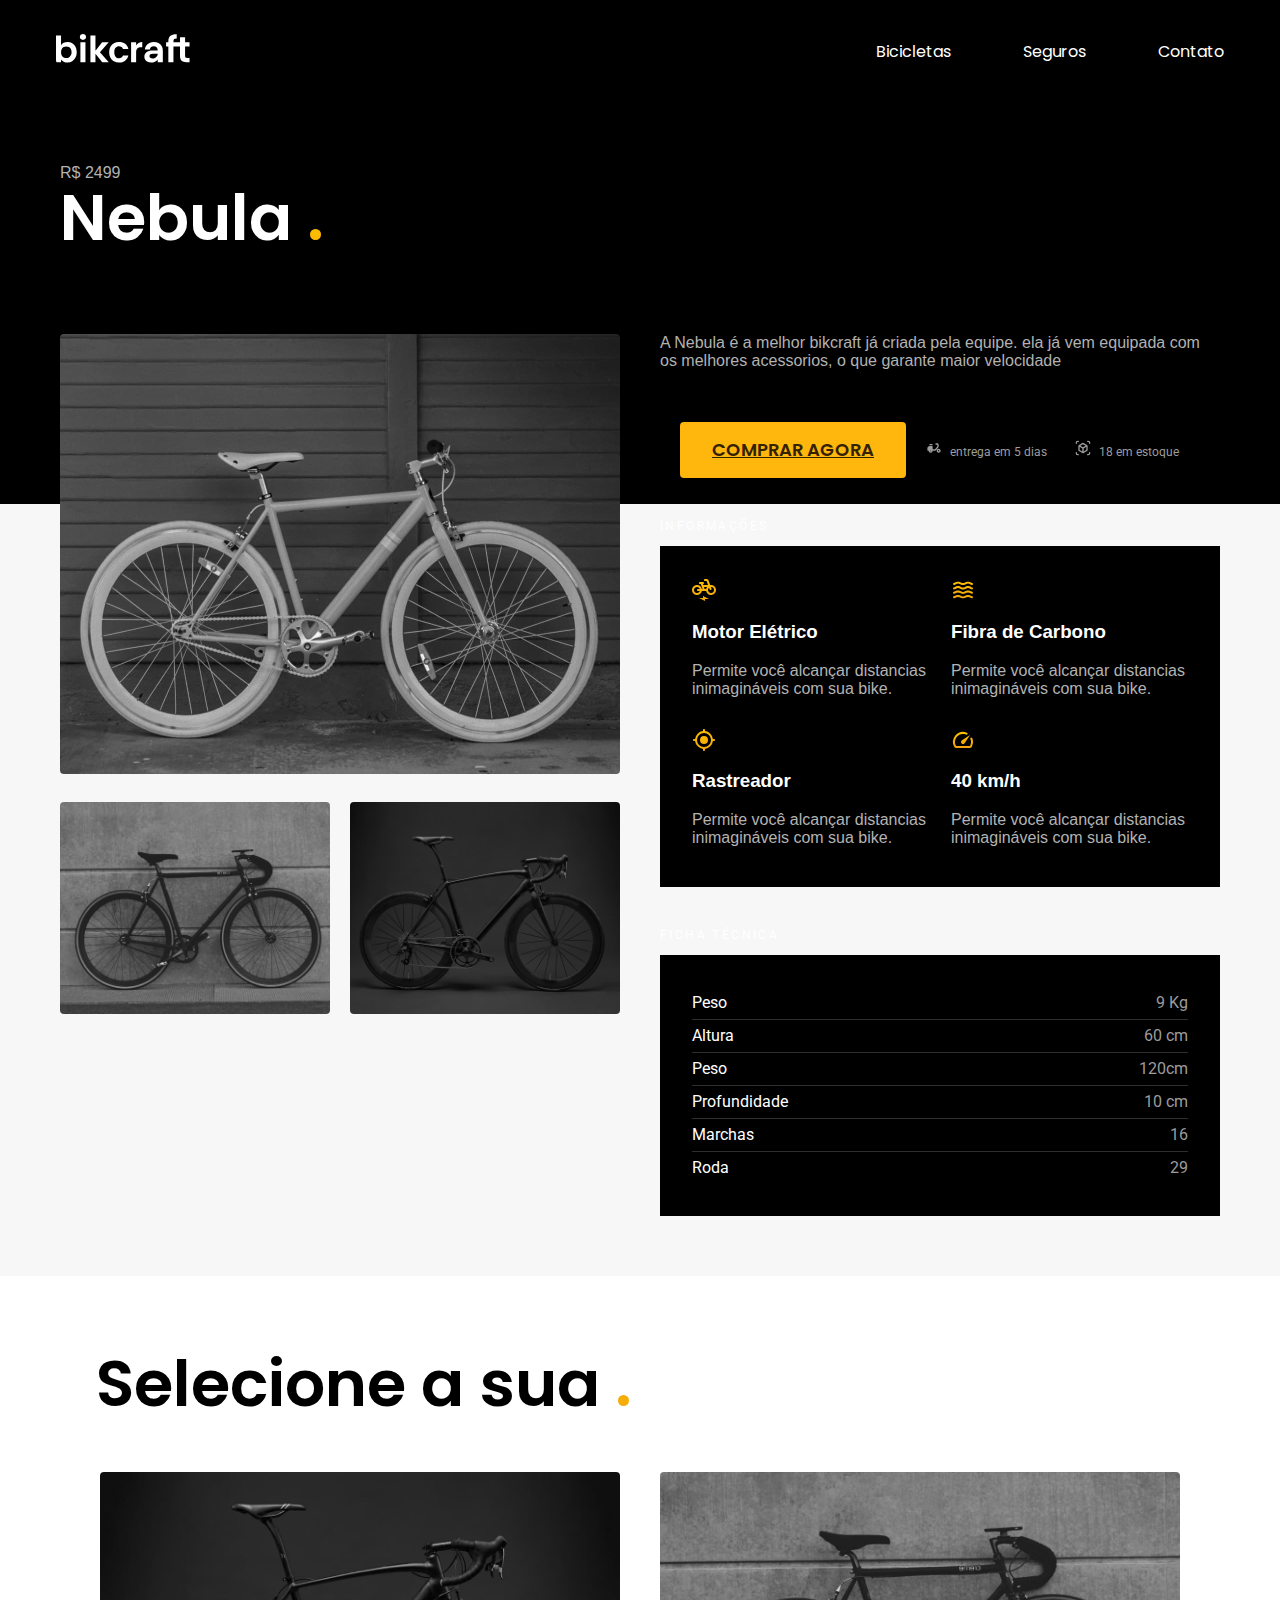
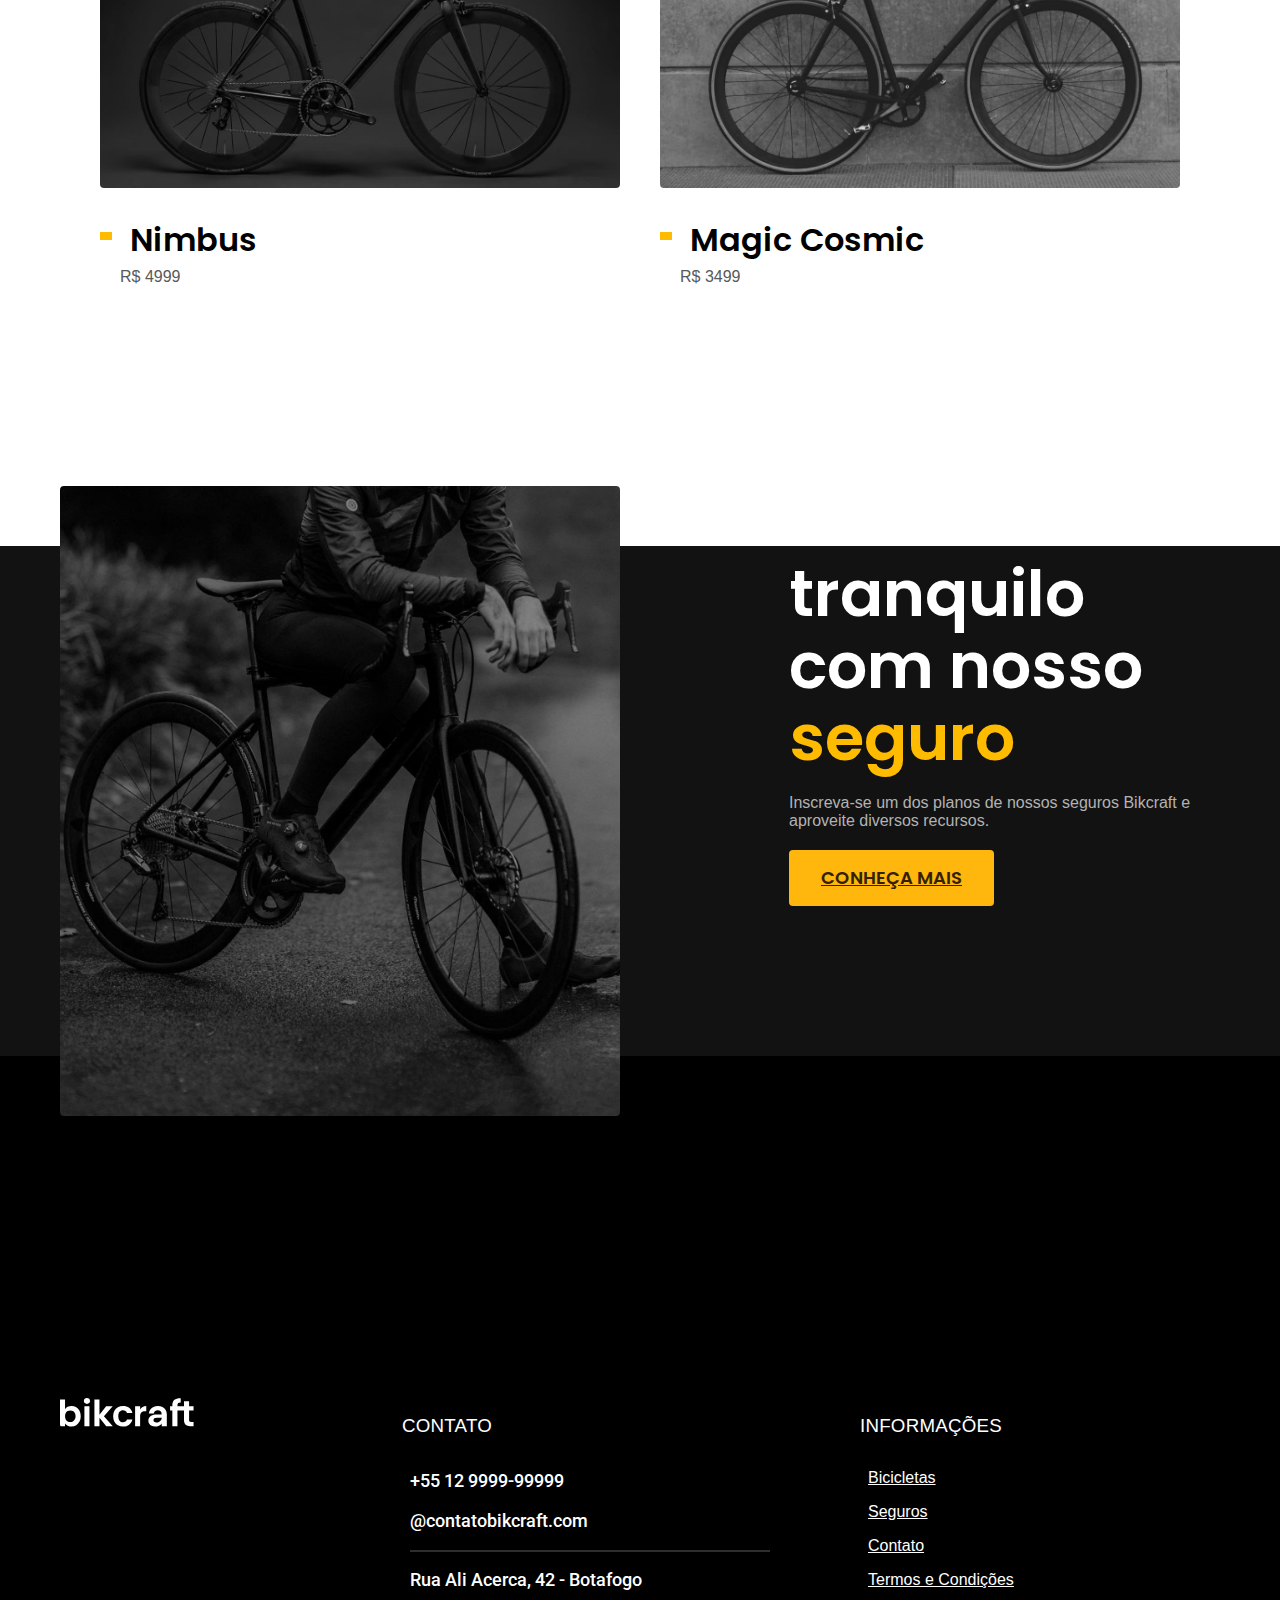
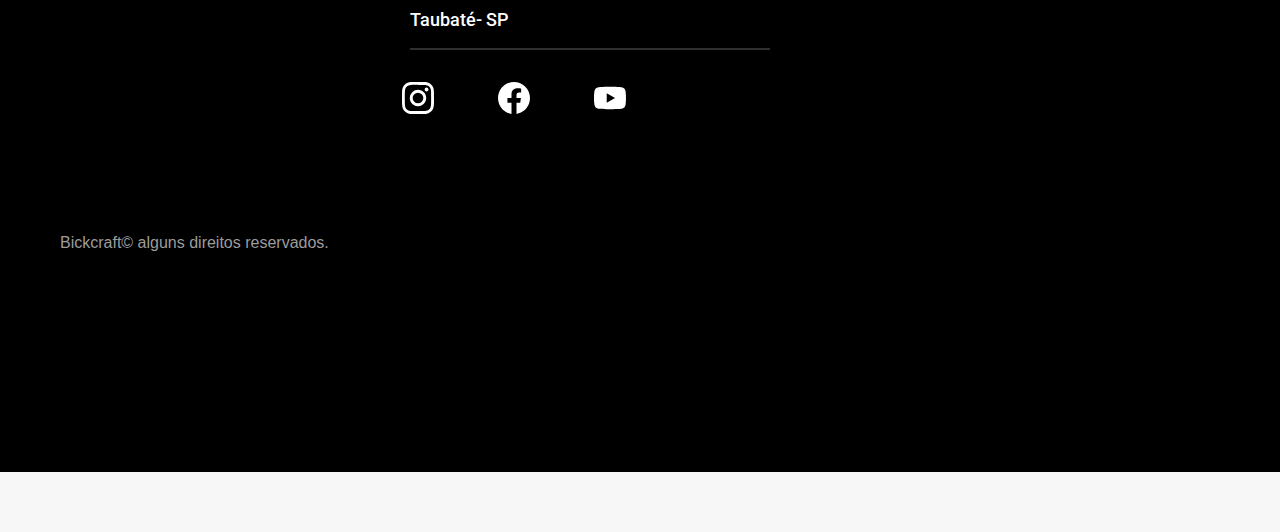
<file: bicicletas/nebula.html>
<!DOCTYPE html>
<html lang="pt-br">

<head>
  <meta charset="UTF-8">
  <meta name="viewport" content="width=device-width, initial-scale=1.0">
  <meta name="descripton" content="Termos e Condições.">
  <title>Termos e Condições |Bikcraft </title>
  <link rel="stylesheet" type="text/css" href="../../global/style.min.css">
  <link rel="icon" href="../../favicon.svg" type="image/svg+xml">
  <link rel="preconnect" href="https://fonts.googleapis.com">
  <link rel="preconnect" href="https://fonts.gstatic.com" crossorigin>
  <link href="https://fonts.googleapis.com/css2?family=Fira+Sans&family=Merriweather:ital,wght@1,900&family=Poppins:wght@400;600&family=Roboto:wght@400;500&display=swap" rel="stylesheet">
  <script> document.documentElement.classList.add('js');</script>
</head>

<body>
  <header class="header-bg">
    <div class="header">
      <a href="../../"> <img class="logo" src="../../img/bikcraft.svg" alt="bikcraft"> </a>

      <nav aria-label="primária">
        <ul class="header-menu">
          <li> <a href="../../bicicletas-1.html"> Bicicletas </a> </li>
          <li> <a href="../../seguros.html"> Seguros </a> </li>
          <li> <a href="../../contato.html"> Contato </a></li>
        </ul>
    </div>
    </nav>
  </header>

  <main class="titulo-bg">

    <div class="titulo-container">
      <p class="font-2-xl-b cor-5"> R$ 2499 </p>
      <h1 class="font-1-xxl cor-0"> Nebula <span class="cor-p1">.</span> </h1>
    </div>

    <Div class="bicicleta">

      <div class="bicicleta-container">
        <div class="bicicletas-img">
          <Img src="../../img/bicicleta/nimbus3.jpg" alt="">
          <Img src="../../img/bicicleta/nimbus2.jpg" alt="">
          <Img src="../../img/bicicleta/nimbus1.jpg" alt="">

        </div>
      </div>

      <div class="bicicleta-conteudo">
        <p class="font-2-l cor-5">A Nebula é a melhor bikcraft já criada pela equipe. ela já vem equipada com os melhores acessorios, o que garante maior velocidade </p>
        <div class="bicicleta-comprar">
          <a class="botao" href="../../orçamento.html">COMPRAR AGORA </a>
          <Span class="font-1-xs cor-6"> <img src="../../img/icones/entrega.svg" alt=""> entrega em 5 dias </span>
          <Span class="font-1-xs cor-6"> <img src="../../img/icones/estoque.svg" alt=""> 18 em estoque </span>

        </div>

        <h2 class="font-1-xs cor-0"> Informações </h2>
        <ul class="bicicleta-informacoes">
          <li>
            <img src="../../img/icones/eletrica.svg" alt="">
            <h3 class="font-1-m cor-0"> Motor Elétrico </h3>
            <p> Permite você alcançar distancias inimagináveis com sua bike. </p>
          </li>

          <li>
            <img src="../../img/icones/carbono.svg" alt="">
            <h3 class="font-1-m cor-0"> Fibra de Carbono </h3>
            <p> Permite você alcançar distancias inimagináveis com sua bike. </p>
          </li>

          <li>
            <img src="../../img/icones/rastreador.svg" alt="">
            <h3 class="font-1-m cor-0"> Rastreador </h3>
            <p> Permite você alcançar distancias inimagináveis com sua bike. </p>
          </li>
          <li>
            <img src="../../img/icones/velocidade.svg" alt="">
            <h3 class="font-1-m cor-0"> 40 km/h </h3>
            <p> Permite você alcançar distancias inimagináveis com sua bike. </p>
          </li>
        </ul>

        <h2 class="font-1-xs cor-0"> Ficha Técnica </h2>
        <ul class="bicicleta-ficha font-2-s cor-4">
          <li> Peso <span> 9 Kg </span> </li>
          <li> Altura <span> 60 cm</span> </li>
          <li> Peso <span> 120cm </span> </li>
          <li> Profundidade <span> 10 cm </span> </li>
          <li> Marchas <span> 16 </span> </li>
          <li> Roda <span> 29</span> </li>
        </ul>
      </div>
    </div>

    <div class="bici-bg">
      <div class="conteiner-n">
        <article class="bicicletas-lista">

          <h2 class="font-1-xxl --cor-11"> Selecione a sua <span class="ponto-amarelo">.</span>
          </h2>

          <ul class="bicicletas-items">
            <li class="bicicleta-preços">
              <a href="../../bicicletas/nimbus.html">
                <img src="../../img/bicicletas/nimbus.jpg" alt="Bicicleta Magic Maghy-preta">
                <h3 class="font-1-xl cor11">Nimbus</h3>
                <span class="font 2m cor-8"> R$ 4999 </span>
              </a>
            </li>

            <li class="bicicleta-preços">
              <a href="../../bicicletas/magic.html">
                <img src="../../img/bicicletas/magic.jpg" alt="Bicicleta Magic Maghy-preta">
                <h3 class="font-1-xl">Magic Cosmic</h3>
                <span class="font 2m cor-8"> R$ 3499 </span>
              </a>
            </li>
          </ul>
      </div>
      </article>

      <div class="nimbus-bg-">

        <article class="nimbus-seguros">
          <div class="nimbus-container">
            <img src="../../img/fotos/seguros.jpg" alt="Uma pessoa parada em uma bicicleta">
          </div>
          <div class="seguro-nim">
            <h2 class="font-1-xxl cor-0"> Pedale mais tranquilo com nosso <span class="cor-p1"> seguro </span> </h2>
            <p class="cambiar font-2-l cor-5 ">Inscreva-se um dos planos de nossos seguros Bikcraft e aproveite diversos recursos. </p>
            <a class="cambiar botao " href="../../seguros.html">CONHEÇA MAIS </a>
          </div>
        </article>

      </div>

      <footer class="footer-bg">
        <div class="footer-container">
          <img src="../../img/bikcraft.svg">
          <div class="footer-contato">
            <h3 class="font-2-l-b cor-0"> Contato </h3>
            <ul class="font-2-m cor-5">
              <li> <a href="tel:+5512999999999"> </a>+55 12 9999-99999 </li>
              <li> <a href="mailto:@contatobikcraft.com"></a> @contatobikcraft.com </li>
              <li> Rua Ali Acerca, 42 - Botafogo</li>
              <li> Taubaté- SP</li>
            </ul>
            <div class="footer-redes">
              <a href="../../"> <img src="../../img/redes/instagram.svg" alt="Instagram "> </a>

              <a href="../../"> <img src="../../img/redes/facebook.svg" alt="Facebook "> </a>

              <a href="../../"> <img src="../../img/redes/youtube.svg" alt="Youtube"> </a>
            </div>
          </div>

          <div class="footer-informacoes">
            <h3 class="font-2-l-b cor-0">Informações </h3>
            <nav>
              <ul class="footer-header-menu">
                <li> <a href="../../bicicletas-1.html"> Bicicletas </a> </li>
                <li> <a href="../../seguros.html"> Seguros </a> </li>
                <li> <a href="../../contato.html"> Contato </a></li>
                <li> <a href="../../termos.html">Termos e Condições </a></li>
              </ul>
            </nav>
          </div>
          <p class=" footer-copy font-2m cor-6">Bickcraft© alguns direitos reservados. </p>
        </div>
      </footer>
  </main>
  <script src="../../script.js/script.js"> </script>
</body>

</html>
</file>
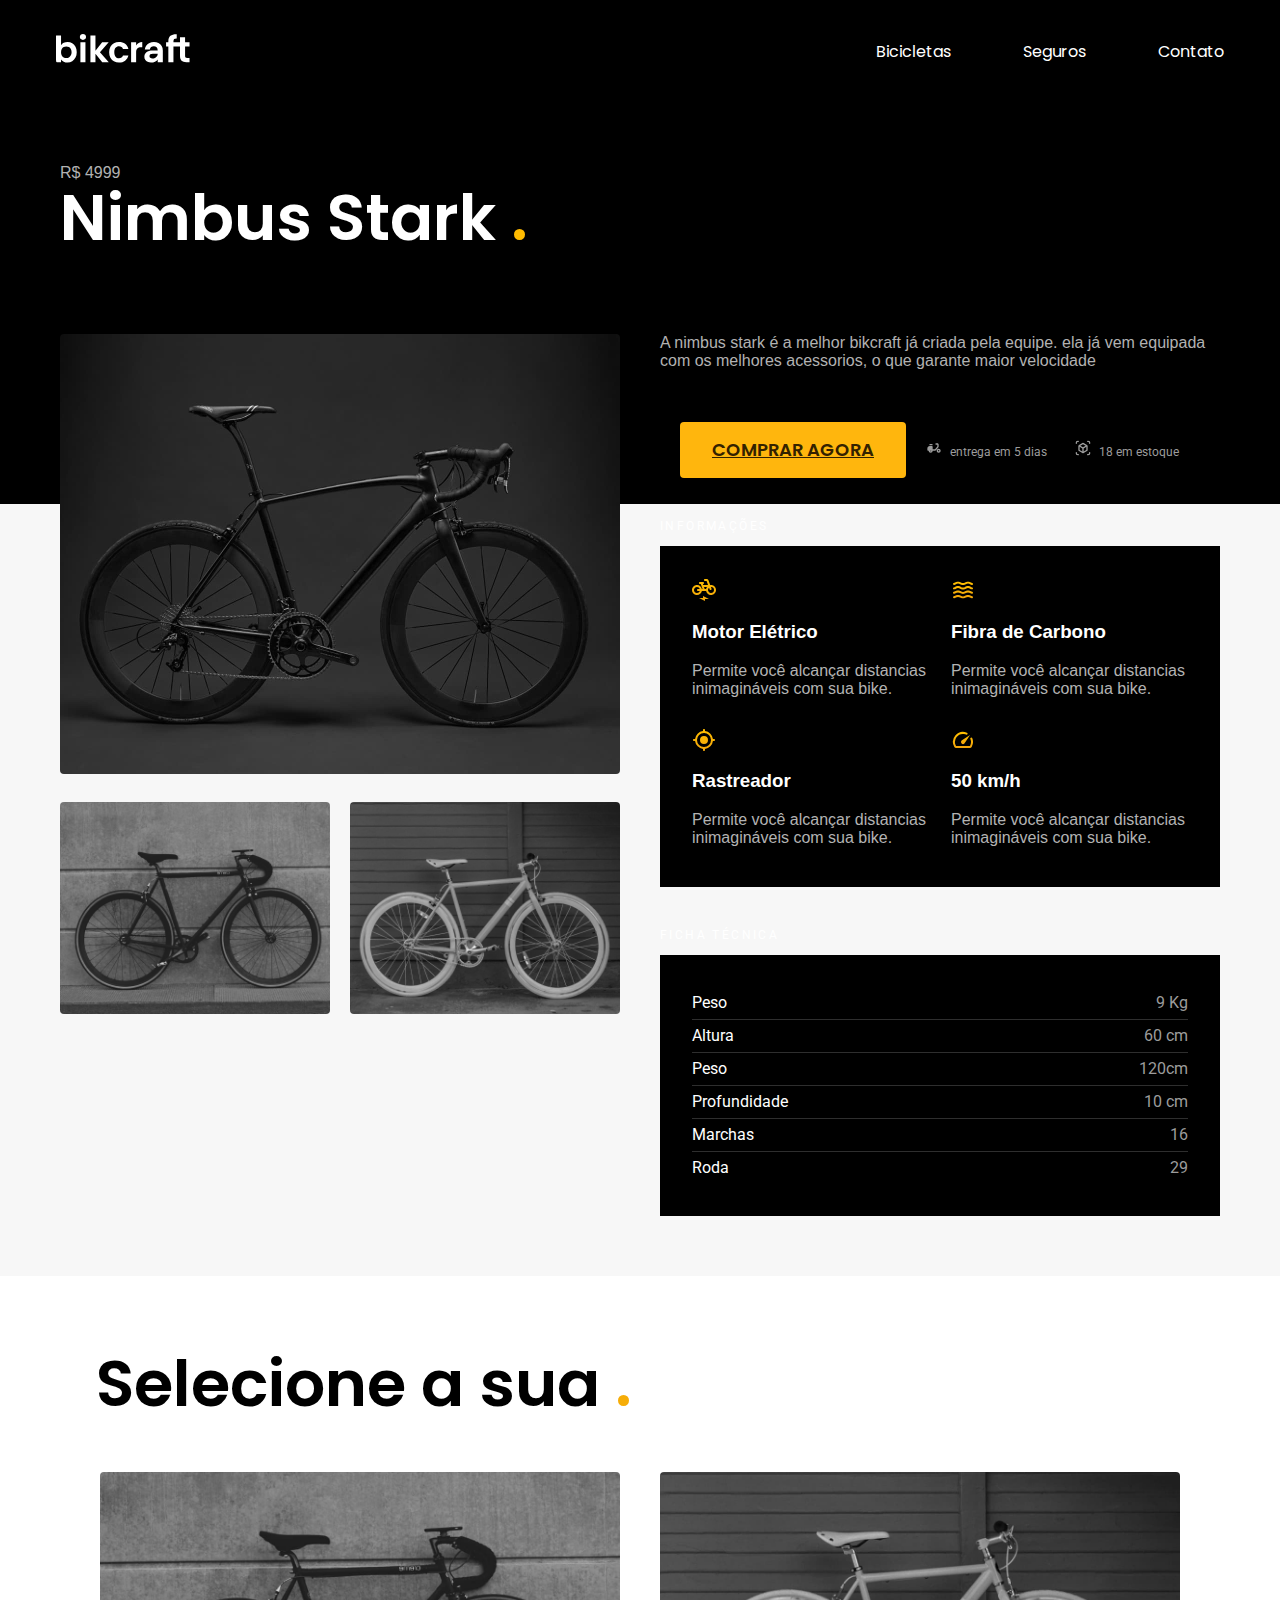
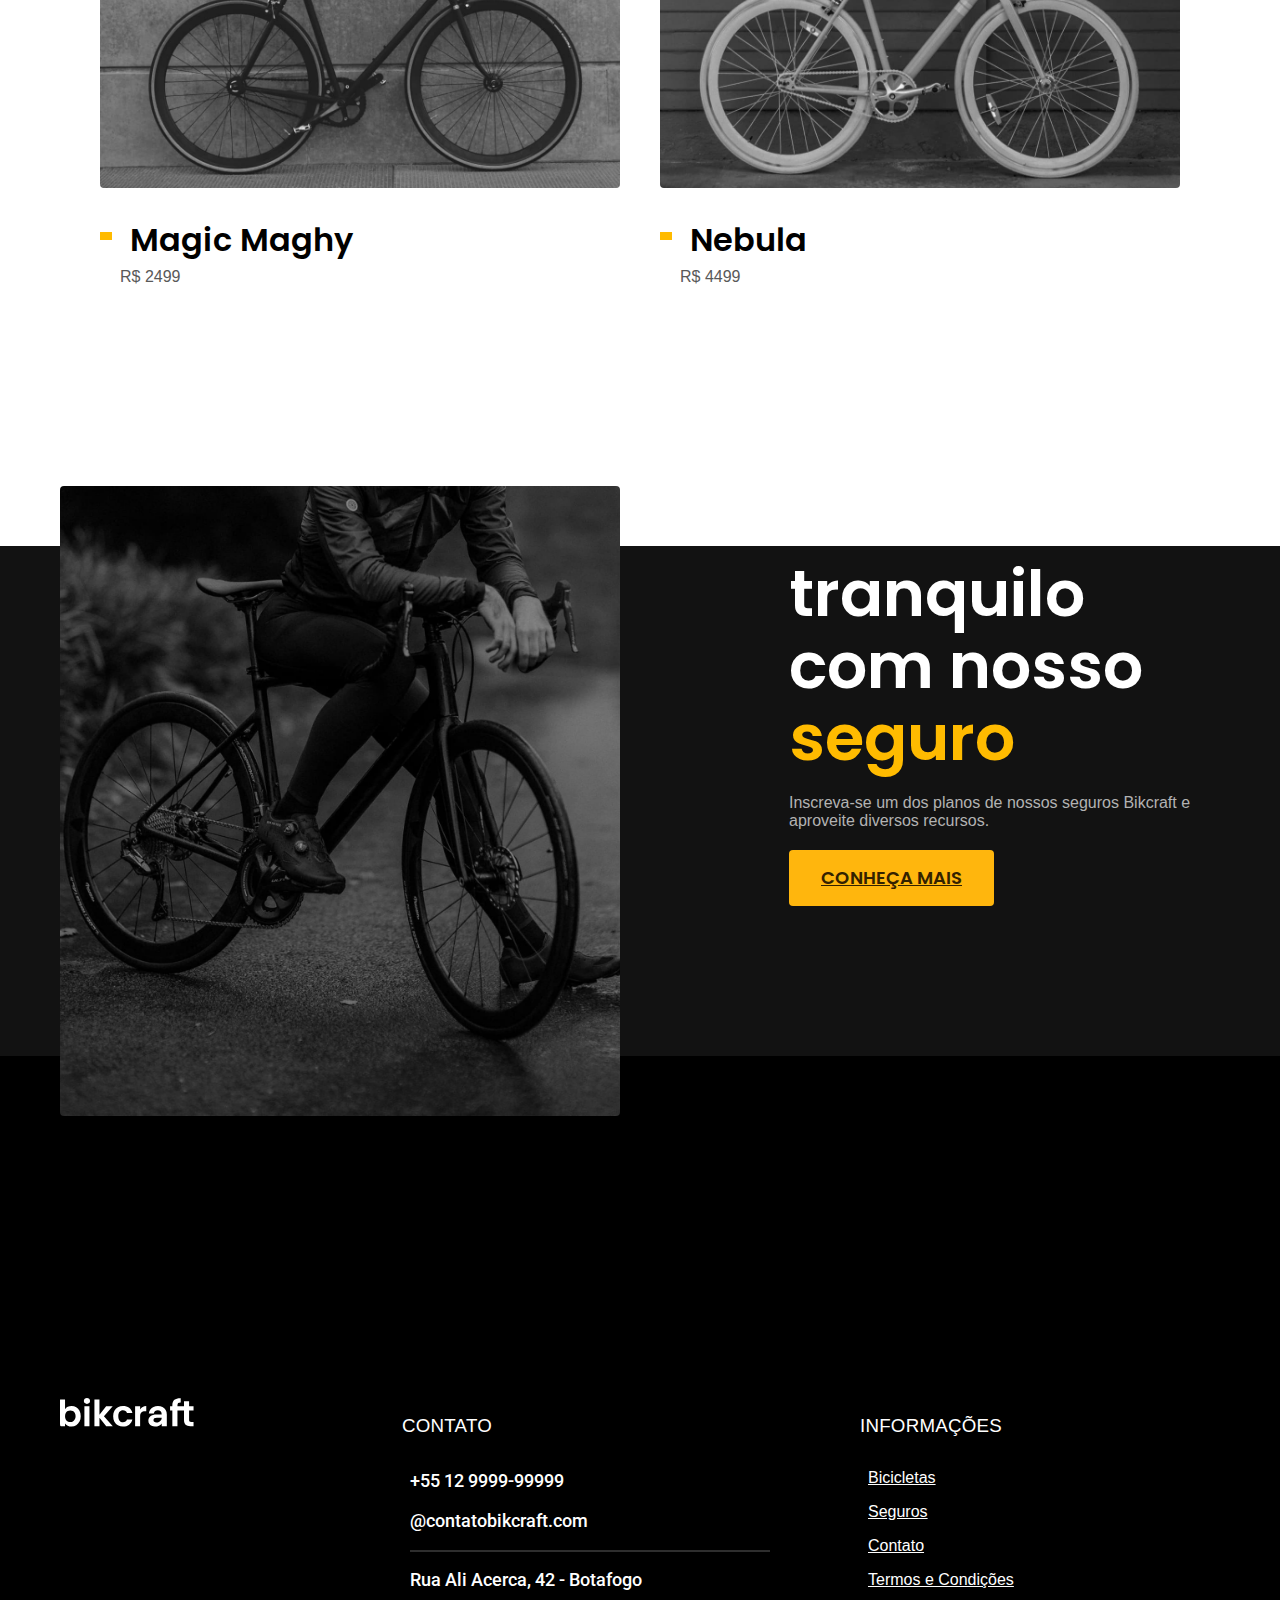
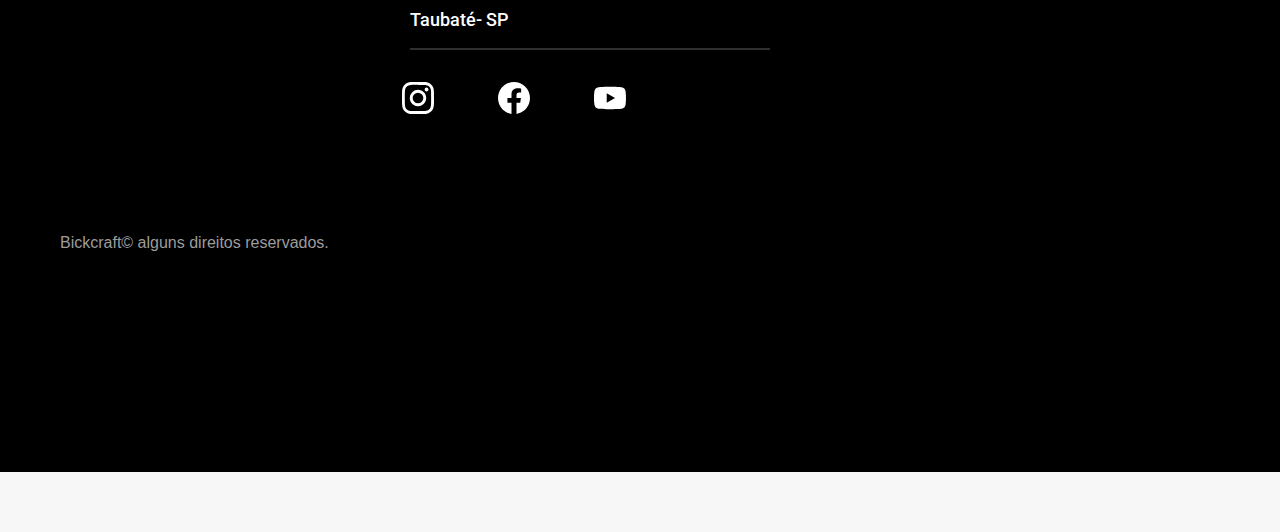
<file: bicicletas/nimbus.html>
<!DOCTYPE html>
<html lang="pt-br">

<head>
  <meta charset="UTF-8">
  <meta name="viewport" content="width=device-width, initial-scale=1.0">
  <meta name="descripton" content="Termos e Condições.">
  <title>Termos e Condições |Bikcraft </title>
  <link rel="stylesheet" type="text/css" href="../../global/style.min.css">
  <link rel="icon" href="../../favicon.svg" type="image/svg+xml">
  <link rel="preconnect" href="https://fonts.googleapis.com">
  <link rel="preconnect" href="https://fonts.gstatic.com" crossorigin>
  <link href="https://fonts.googleapis.com/css2?family=Fira+Sans&family=Merriweather:ital,wght@1,900&family=Poppins:wght@400;600&family=Roboto:wght@400;500&display=swap" rel="stylesheet">
  <script> document.documentElement.classList.add('js');</script>
</head>

<body>
  <header class="header-bg">
    <div class="header">
      <a href="../../"> <img class="logo" src="../../img/bikcraft.svg" alt="bikcraft"> </a>

      <nav aria-label="primária">
        <ul class="header-menu">
          <li> <a href="../../bicicletas-1.html"> Bicicletas </a> </li>
          <li> <a href="../../seguros.html"> Seguros </a> </li>
          <li> <a href="../../contato.html"> Contato </a></li>
        </ul>
    </div>
    </nav>
  </header>

  <main class="titulo-bg">

    <div class="titulo-container">
      <p class="font-2-xl-b cor-5"> R$ 4999 </p>
      <h1 class="font-1-xxl cor-0"> Nimbus Stark <span class="cor-p1">.</span> </h1>
    </div>

    <Div class="bicicleta">

      <div class="bicicleta-container">
        <div class="bicicletas-img">
          <Img src="../../img/bicicleta/nimbus1.jpg" alt="Bicicleta 1">
          <Img src="../../img/bicicleta/nimbus2.jpg" alt="Bicicleta 2">
          <Img src="../../img/bicicleta/nimbus3.jpg" alt="Bicicleta 3">
        </div>
      </div>

      <div class="bicicleta-conteudo">
        <p class="font-2-l cor-5">A nimbus stark é a melhor bikcraft já criada pela equipe. ela já vem equipada com os melhores acessorios, o que garante maior velocidade </p>
        <div class="bicicleta-comprar">
          <a class="botao" href="../../orçamento.html">COMPRAR AGORA </a>
          <Span class="font-1-xs cor-6"> <img src="../../img/icones/entrega.svg" alt=""> entrega em 5 dias </span>
          <Span class="font-1-xs cor-6"> <img src="../../img/icones/estoque.svg" alt=""> 18 em estoque </span>

        </div>

        <h2 class="font-1-xs cor-0"> Informações </h2>
        <ul class="bicicleta-informacoes">
          <li>
            <img src="../../img/icones/eletrica.svg" alt="">
            <h3 class="font-1-m cor-0"> Motor Elétrico </h3>
            <p> Permite você alcançar distancias inimagináveis com sua bike. </p>
          </li>

          <li>
            <img src="../../img/icones/carbono.svg" alt="">
            <h3 class="font-1-m cor-0"> Fibra de Carbono </h3>
            <p> Permite você alcançar distancias inimagináveis com sua bike. </p>
          </li>

          <li>
            <img src="../../img/icones/rastreador.svg" alt="">
            <h3 class="font-1-m cor-0"> Rastreador </h3>
            <p> Permite você alcançar distancias inimagináveis com sua bike. </p>
          </li>
          <li>
            <img src="../../img/icones/velocidade.svg" alt="">
            <h3 class="font-1-m cor-0"> 50 km/h </h3>
            <p> Permite você alcançar distancias inimagináveis com sua bike. </p>
          </li>
        </ul>

        <h2 class="font-1-xs cor-0"> Ficha Técnica </h2>
        <ul class="bicicleta-ficha font-2-s cor-4">
          <li> Peso <span> 9 Kg </span> </li>
          <li> Altura <span> 60 cm</span> </li>
          <li> Peso <span> 120cm </span> </li>
          <li> Profundidade <span> 10 cm </span> </li>
          <li> Marchas <span> 16 </span> </li>
          <li> Roda <span> 29</span> </li>
        </ul>
      </div>
    </div>

    <div class="bici-bg">
      <div class="conteiner-n">
        <article class="bicicletas-lista">

          <h2 class="font-1-xxl --cor-11"> Selecione a sua <span class="ponto-amarelo">.</span>
          </h2>

          <ul class="bicicletas-items">
            <li class="bicicleta-preços">
              <a href="../../bicicletas/magic.html">
                <img src="../../img/bicicletas/magic.jpg" alt="Bicicleta Magic Maghy-branca">
                <h3 class="font-1-xl cor11">Magic Maghy</h3>
                <span class="font 2m cor-8"> R$ 2499 </span>
              </a>
            </li>

            <li class="bicicleta-preços">
              <a href="../../bicicletas/Nebula.html">
                <img src="../../img/bicicletas/nebula.jpg" alt="Bicicleta nebula-preta">
                <h3 class="font-1-xl">Nebula</h3>
                <span class="font 2m cor-8"> R$ 4499 </span>
              </a>
            </li>
          </ul>
      </div>
      </article>

      <div class="nimbus-bg-">

        <article class="nimbus-seguros">
          <div class="nimbus-container">
            <img src="../../img/fotos/seguros.jpg" alt="Uma pessoa parada em uma bicicleta">
          </div>
          <div class="seguro-nim">
            <h2 class="font-1-xxl cor-0"> Pedale mais tranquilo com nosso <span class="cor-p1"> seguro </span> </h2>
            <p class="cambiar font-2-l cor-5 ">Inscreva-se um dos planos de nossos seguros Bikcraft e aproveite diversos recursos. </p>
            <a class="cambiar botao " href="../../seguros.html">CONHEÇA MAIS </a>
          </div>
        </article>

      </div>

      <footer class="footer-bg">
        <div class="footer-container">
          <img src="../../img/bikcraft.svg">
          <div class="footer-contato">
            <h3 class="font-2-l-b cor-0"> Contato </h3>
            <ul class="font-2-m cor-5">
              <li> <a href="tel:+5512999999999"> </a>+55 12 9999-99999 </li>
              <li> <a href="mailto:@contatobikcraft.com"></a> @contatobikcraft.com </li>
              <li> Rua Ali Acerca, 42 - Botafogo</li>
              <li> Taubaté- SP</li>
            </ul>
            <div class="footer-redes">
              <a href="../../"> <img src="../../img/redes/instagram.svg" alt="Instagram "> </a>

              <a href="../../"> <img src="../../img/redes/facebook.svg" alt="Facebook "> </a>

              <a href="../../"> <img src="../../img/redes/youtube.svg" alt="Youtube"> </a>
            </div>
          </div>

          <div class="footer-informacoes">
            <h3 class="font-2-l-b cor-0">Informações </h3>
            <nav>
              <ul class="footer-header-menu">
                <li> <a href="../../bicicletas-1.html"> Bicicletas </a> </li>
                <li> <a href="../../seguros.html"> Seguros </a> </li>
                <li> <a href="../../contato.html"> Contato </a></li>
                <li> <a href="../../termos.html">Termos e Condições </a></li>
              </ul>
            </nav>
          </div>
          <p class=" footer-copy font-2m cor-6">Bickcraft© alguns direitos reservados. </p>
        </div>
      </footer>
  </main>
  <script src="../script.js/galeria.js"> </script>
</body>


</html>
</file>
<file: global/style.min.css>
.introducao-conteudo a:hover{background:linear-gradient(#ffb60d),#e59317}.botao{padding:16px 32px;display:inline-block;background:linear-gradient(#ffbf00,#f2a50c);border-radius:4px;color:#320;font-size:18px;line-height:1.33;border:none;cursor:pointer;text-transform:uppercase;font-family:poppins;font-weight:600;background:linear-gradient(#ffb60d),#e59317;max-width:max-content}.botao-secundario{padding:16px 32px;display:inline-block;border-radius:4px;color:#ededed;font-size:18px;line-height:1.33;text-transform:uppercase;font-family:poppins;font-weight:600;background-color:#2e2e2e;max-width:max-content}.botao-secundario:hover{background:var(cor-9)}.container{box-sizing:border-box;max-width:1200px;padding-left:20px;padding-right:20px;margin-left:auto;margin-right:auto}.tecnologia-container{padding-top:160px;padding-bottom:160px}.header-bg{background-color:#000}.header{display:flex;flex-wrap:wrap;justify-content:space-between;align-items:center;padding:20px;max-width:1200px;margin-left:auto;margin-right:auto;gap:20px}.header-menu{display:flex;flex-wrap:wrap;gap:40px}.header a{display:inline-block;padding:12px 16px;text-decoration:none}.header-menu a{font-family:poppins;font-weight:400}a{color:inherit}h1{color:#fff}p{color:#b3b3b3}.header-menu a::after{content:"";display:block;height:2px;width:0;background:#fff;margin-top:0,35;position:relative}.header-menu a:hover::after{width:100%}a,li{list-style:none;color:#fff}@media (max-width:800px){.header-menu a{background:#111;padding:12px 16px;border-radius:4px}.header-menu a:hover{background-color:#2e2e2e}.header-menu a::after{display:none}}@media (max-width:600px){.header-menu{gap:12px}.header-menu a{padding:8px 12px;font-size:14px}.header-menu a::after{display:none}}.introducao-bg{background:var(--cor-12);box-shadow:inset 0 -120px #fff}.introducao{display:grid;grid-template-columns:6fr 6fr;gap:0 40px;box-sizing:border-box;max-width:1200px;padding-left:20px;padding-right:20px;margin-left:auto;margin-right:auto}.introducao h1{font-family:poppins;font-weight:600}.ponto-amarelo{color:#f6ad08}.introducao-conteudo{align-self:self-end;padding-bottom:200px}.introducao h1{margin-bottom:32px;font-size:64px;line-height:1.12}.introducao p{margin-bottom:20px;font-size:24px;line-height:1.5;color:#b2b2b2;font-family:roboto;font-weight:400}img{max-width:100%;display:block;border-radius:4px}.header-menu{display:flex}@media (max-width:1200px){.introducao h1{font-size:48px}.introducao p{font-size:18px}.introducao a{box-sizing:border-box;max-width:1200px;padding-left:20px;padding-right:20px;margin-left:auto;margin-right:auto}.header a{box-sizing:border-box;max-width:1200px;padding-left:20px;padding-right:20px;margin-left:auto;margin-right:auto}.header-menu a{padding:10px}}@media (max-width:800px){.introducao{grid-template-columns:1fr;gap:32}.introducao-conteudo{padding-bottom:0}.introducao h1{font-size:32px;margin-bottom:16px}.introducao img{height:100%px;width:300px;margin-top:20px}.introducao-bg{background:#111;padding-top:40px;padding:40px}}@media (max-width:600px){.introducao-img img{margin-left:95px}}@media (max-width:400px){.introducao-img img{margin-left:5px}}body{margin:0;font-family:Arial,Helvetica,sans-serif}a,blockquote,h1,h2,h4,p,ul{margin:0}img{display:block;max-width:100%}img [scr$=".jpg"]{border-radius:4px}dd{margin:0}.font-1-xs{font:400 0.75rem/1.35 roboto,sans-serif}.font-2-xs{font:400 0.85rem/1.35 roboto,sans-serif}.font-1-s{font:400 1rem/1.5 poppins,sans-serif}.font-2-s{font:400 1rem/1.5 roboto,sans-serif}.font-1-m .font-1-m-b{font:400 1.125rem/1.5 poppins,"sans-serif"}.font-1-m-b{font-weight:600}.font-2-m{font:500 1.125rem/1.35 roboto,sans-serif}.font-1-l{font:400 1.5rem/1.5 poppins,sans-serif}.font-2-l .font-2-l-b{font:400 1.5rem/1.5 roboto,sans-serif}.font-2-l-b{font-weight:500;letter-spacing:.015rem;text-transform:uppercase}.font-1-xl{font:600 2rem/1.25 poppins,sans-serif}.font-2-xl{font:600 2rem/1.25 poppins,sans-serif}.font-1-xxl{font-size:4rem;line-height:1.125;font-family:poppins,sans-serif;font-weight:600}.font-2-1{font-size:1.5rem;line-height:1.5;font-family:roboto;font-weight:400}:root{--cor-0:#ffffff;--cor-1:#f7f7f7;--cor-2:#ededed;--cor-3:#dedede;--cor-4:#cccccc;--cor-5:#b2b2b2;--cor-6:#9c9c9c;--cor-7:#717171;--cor-8:#595959;--cor-9:#404040;--cor-10:#2e2e2e;--cor-11:#111111;--cor-12:#000000;--cor-p1:#ffbb00;--cor-p2:#2e2e2e;--cor-p3:#a66f00;--cor-p4:#664400;--cor-p5:#332200}.cor-0{color:var(--cor-0)}.cor-1{color:var(--cor-1)}.cor-2{color:var(--cor-2)}.cor-3{color:var(--cor-3)}.cor-4{color:var(--cor-4)}.cor-5{color:var(--cor-5)}.cor-6{color:var(--cor-6)}.cor-7{color:var(--cor-7)}.cor-8{color:var(--cor-8)}.cor-9{color:var(--cor-9)}.cor-10{color:var(--cor-10)}.cor-11{color:var(--cor-11)}.cor-12{color:var(--cor-12)}.cor-p1{color:var(--cor-p1)}.cor-p2{color:var(--cor-p2)}.cor-p3{color:var(--cor-p2)}.cor-p4{color:var(--cor-p4)}.cor-p5{color:var(--cor-p5)}.bicicletas-lista{padding-top:60px;padding-bottom:120px}.bicicletas-items{display:flex;gap:40px;padding-top:15px;padding:0 20px;max-width:1400px;margin-left:auto;margin-right:auto}.bicicletas-lista h2{margin-bottom:40px;box-sizing:border-box;max-width:1200px;padding-left:20px;padding-right:20px;margin-left:auto;margin-right:auto;padding:12px 16px}article h2{padding-left:129px;padding-bottom:20px}.bicicletas-lista h3{color:#000;display:flex;align-items:center;gap:10px}.bicicletas-lista h3::before{content:"";display:inline-block;height:8px;width:12px;background-color:#fb0;color:#fb0}.bicicletas-items a{display:block}.bicicletas-items img{margin-bottom:16px}.bicicletas-lista h3{margin-bottom:8px;display:flex;align-items:center}.bicicletas-lista h3::before{content:"";height:8px;width:12px;margin-right:8px;background-color:var(--cor-p1);margin-bottom:8px;display:inline-block;transition:.3}.bicicletas-lista a:hover h3::before{width:24px}.bicicletas-lista li span{padding-left:20px}.bicicletas-lista h2{color:var(--color-11)}.bicicletas-lista ul{margin-right:auto;margin-left:auto;overflow-x:auto;padding:0 20px 20px 20px}.bicicletas-lista li{flex:1;min-width:280px}@media (max-width:800px){.bicicletas-lista{padding-bottom:60px}.bicicletas-lista ul{gap:40px}.precinho{font-size:25px}}@media (max-width:600px){.bicicletas-lista h2 span{display:none}.bicicletas-lista ul{display:flex;gap:20px;overflow-x:auto;padding:0 20px 20px 20px;white-space:nowrap}.bicicletas-lista ul{gap:40px}.precinho{font-size:25px}}@media (max-width:400px){.bicicletas-lista h2{font-size:32px}.precinho{font-size:20px}}.tecnologia-bg{background-color:var(--cor-11);display:block;box-shadow:inset 0 80px var(--cor-0)}.tecnologia-container{box-sizing:border-box;max-width:1200px;padding-left:20px;padding-right:20px;margin-left:auto;margin-right:auto}.tecnologia-vantagens-img{position:absolute;width:680px;right:-1px;top:1720px;border-radius:4px}.tecnologia-container{padding-top:160px;padding-bottom:160px}.tecnologia-imagem h3,h2{color:var(--cor-0)}.tecnologia-container{display:grid;grid-template-columns:1fr 1fr;gap:40px}.imagem-1{width:100%;height:100%;object-fit:cover;object-position:left}.tecnologia-container>span{display:block;margin-bottom:20px}.tecnologia-container h2{margin-bottom:32px}.tecnologia-conteudo>p{margin-bottom:20px}.link{display:block;margin-bottom:80px}.tecnologia-vantagens{display:flex;gap:40px}.tecnologia-conteudo a{margin-bottom:80px}.tecnologia-vantagens h3{margin-bottom:8px;width:max-content}.tecnologia-vantagens img{width:24px}.tecnologia-conteudo h2{margin-left:-130px}.link{display:inline-block;color:var(--cor-p1);font:50 1.5rem/1.5 poppins,sans-serif;text-transform:uppercase;text-decoration:none}.link::after{content:"";display:block;width:100%;height:4px;background-color:currentColor}.link:hover{color:var(--cor-0)}@media (max-width:800px){.tecnologia-bg{box-shadow:initial}.tecnologia-container h2{font-size:32px}.tecnologia-container{grid-template-columns:1fr}.tecnologia-conteudo{padding-top:60px;padding-bottom:60px}.tecnologia-vantagens-img{display:none}.tecnologia-container a{margin-bottom:60px;margin-top:10px}.tecnologia-container h2{font-size:32px}.tecnologia-vantagens-img{display:none}.tecnologia-vantagens{flex-direction:column}.tecnologia-conteudo a{margin-bottom:-10px}.tecnologia-conteudo p{margin-bottom:10px}.tecnologia-bg{display:block;box-shadow:none}.tecnologia-conteudo{margin-top:-100px}.tecnologia-conteudo p{margin-top:-20px}.link{margin-top:-20px;font-size:15px}.div-eletrica{margin-top:5px}}@media (max-width:1300px){.tecnologia-vantagens-img{position:absolute;width:680px;border-radius:4px}.tecnologia-conteudo a{box-sizing:border-box;max-width:1200px;padding-left:20px;padding-right:20px;margin-left:auto;margin-right:auto}.tecnologia-vantagens p{margin-left:-20px}}@media (max-width:1290px){.tecnologia-vantagens-img{display:none}.tecnologia-conteudo a{box-sizing:border-box;max-width:1200px;padding-left:20px;padding-right:20px;margin-left:auto;margin-right:auto}.tecnologia-vantagens p{margin-left:-20px}}@media (max-width:600px){.tecnologia-conteudo span{font-size:15px}}@media (max-width:400px){.tecnologia-conteudo span{font-size:9px;margin-left:-3px}.tecnologia-conteudo h2{font-size:25px}.tecnologia-conteudo p{font-size:15px}.tecnologia-conteudo a{font-size:12px;position:absolute;left:20px}.bicicletas-lista .ponto-amarelo{display:flex;position:absolute;top:15px;right:-1px}.bicicletas-lista h2{position:relative;display:inline-block}}@media (max-width:800px){.tecnologia-container h2{font-size:32px}}.parceiros{padding-top:160px;padding-bottom:160px}.parceiros h2{color:#111}.container-nossos-parceiros{box-sizing:border-box;max-width:1200px;padding-left:20px;padding-right:20px;margin-left:auto;margin-right:auto}.parceiros h2{margin-bottom:60px}.parceiros ul{padding:0 20px;max-width:1400px;display:grid;grid-template-columns:repeat(4,1fr);margin:0 auto}.parceiros li{display:flex;padding:30px;border-left:2px solid var(--cor-2)}.parceiros li:first-child .parceiros li:nth-child(5){border-left:none}.parceiros li:nth-child(n+5){border-top:2px solid var(--cor-2)}.parceiros img{margin:auto}@media (max-width:800px){.parceiros{padding-bottom:60px;padding-top:60px}.parceiros li{padding:20px}.parceiros h2{margin-bottom:20px;font-size:48px;margin-left:30px}.parceiros ul{grid-template-columns:repeat(2,1fr)}.parceiros li:nth-child(n+3){border-top:2px solid var(--cor-2)}.parceiros li:nth-child(odd){border-left:none}}.depoimento-container{padding-top:160px;padding-bottom:160px}.container-depoimentos{display:grid;grid-template-columns:1fr 1fr;background-color:#fb0;overflow:hidden}.depoimentos-conteudo blockquote p{color:#320}.depoimentos-conteudo blockquote span{color:#640}.container-depoimentos img{width:100%;height:100%;object-fit:cover;border-radius:0}.depoimentos-conteudo{padding:40px 40px 80px 80px;align-self:end}.depoimentos-conteudo p{font:Merriweather,sans-serif;font-style:italic;font-weight:900;margin-bottom:32px;max-width:32ch;position:relative}.depoimentos p::after,.depoimentos p:before{content:"”";font-size:5rem;color:var(--cor-p2);position:absolute}.depoimentos p:before{left:-50px;top:-20px}.depoimentos p::after{content:"”"}@media (max-width:800px){.container-depoimentos{grid-template-columns:1fr;text-align:center}.depoimentos-conteudo{padding:40px 20px;justify-content:center}.depoimento-container img{max-height:200px}.depoimentos-conteudo p{font-size:24px;right:-100px}.depoimentos p::after,.depoimentos p:before{content:"”";font-size:3rem;color:var(--cor-p2);position:absolute}.depoimentos p:before{left:-3px;top:-20px}.depoimentos p::after{font-size:3rem;content:"”"}}@media (max-width:600px){.depoimentos-conteudo p{font-size:24px;left:50px}}@media (max-width:400px){.depoimentos-conteudo p{font-size:24px;left:10px}.depoimentos-conteudo span{font-size:20px}}.seguros-bg{background:var(--cor-11)}.preço{color:#fff;font:600 2rem/1.25 poppins,sans-serif}.seguros-container{padding-top:60px;padding-bottom:60px;box-sizing:border-box;max-width:1200px;padding-left:20px;padding-right:20px;margin-left:auto;margin-right:auto;display:grid;grid-template-columns:1fr 1fr;align-items:center;gap:40px}#seguros{padding-top:0}.seguros-container h2{grid-column:1/-1}.seguros-item{background-color:var(--cor-12);padding:32px 32px 32px 60px;grid-template-columns:1fr auto;display:grid}.seguros-container{padding:60px}.seguros-item h3{margin-bottom:40px}.seguros-item span{grid-column:1;display:block;text-align:right}.seguros-item ul{grid-column:1/-1;margin-bottom:32px}.botao,.seguros-item .botao-secundario{margin-top:20px;grid-column:1/-1;display:grid;text-align:center}.seguros-item li+li{margin-top:20px}.seguros-item li::before{content:"";display:inline-block;width:13px;height:9px;background-image:url(../img/icones/lista.svg);position:absolute;left:-21px}.seguros-item li{display:flex;align-items:center;position:relative}@media (max-width:800px){.seguros-container h2{font-size:42px;margin-bottom:16px}.seguros-container h3{font-size:32px}.seguros-container{grid-template-columns:1fr}.seguros-item{grid-template-columns:1fr}.seguros-item li{font-size:16px;margin-top:10px}.seguros-container h2{margin-left:1px}.botao,.botao-secundario{font-size:11px;margin-top:10px}}.footer-bg{padding-top:160px;padding-bottom:160px;background-color:#000}.footer-container{box-sizing:border-box;max-width:1200px;padding-left:20px;padding-right:20px;margin-left:auto;margin-right:auto}footer img{max-width:100%;display:block;border-radius:4px}.footer-container{display:grid;grid-template-columns:3fr 5fr 4fr;gap:40px;padding-top:60px;padding-bottom:60px}footer h3{margin-bottom:32px}footer ul{margin-bottom:32px}footer li{margin-bottom:16px}.footer-redes{display:flex;gap:32px}.footer-contato{margin-bottom:32px}.footer-contato li:nth-child(2n):after{content:"";display:block;width:360px;height:2px;background-color:#2e2e2e;margin-top:16px}.footer-contato h3{margin-left:32px}.footer-header-menu{margin-left:-32px;display:block}.header-menu a{text-decoration:none}.footer-redes img{margin-left:32px}.footer-conteiner a:hover{color:#fff}.footer-copy{grid-column:1/-1;margin-top:40px}@media (max-width:800px){.footer img{display:none}.footer{grid-template-columns:1fr 1fr}.footer-bg{padding-top:120px;padding-bottom:120px;background-color:#000}.footer-container{margin-top:-45px}.tirar{display:none}}@media (max-width:600px){.footer-bg{grid-template-columns:1fr 1fr}.footer-copy{margin-top:0;margin-left:80px}.colocar{display:none}.footer-bg .footer-informacoes{display:grid;grid-template-columns:1fr}.footer-contato li:nth-child(2n):after{content:"";display:block;width:200px;height:2px;margin-left:-20px;background-color:#2e2e2e;margin-top:16px}.alinhar{margin-left:-20px}.footer-header-menu a{text-decoration:none}.footer-header-menu ul{margin-top:-30px}.footer-bg{padding:100px 10px 10pxx 10px}.footer-container{display:grid;grid-template-columns:1fr;align-items:center;margin-left:50px}.footer-contato h3,.footer-informacoes h3{margin-left:16px}.footer-header-menu li{margin-left:30px}}.titulo-container{box-sizing:border-box;max-width:1200px;padding-left:20px;padding-right:20px;margin-left:auto;margin-right:auto}.link:hover{color:var(--cor-0)}.titulo-bg{padding-top:60px;padding-bottom:60px;background-color:var(--cor-11)}.titulo p{margin-bottom:4px}@media (max-width:800px){.titulo{padding-bottom:40px;padding-top:40px}.titulo p{font-size:1rem;text-transform:lowercase;font-weight:400}}.font-2-s{box-sizing:border-box;max-width:1200px;padding-left:20px;padding-right:20px;margin-left:auto;margin-right:auto}.termos-container{padding-top:80px;padding-bottom:80px}.termos-container h2{font-weight:600px}.termos-container p+h2{font-weight:600px;margin-bottom:20px}.font-1-l{padding-top:20px}.font-2-s p{max-width:75ch;margin-bottom:24px}.termos-container{font:400 1rem/1.5 roboto,sans-serif}@media (max-width:800px){.titulo-container h1{font-size:32px}}.biciceltas-1-container,.bicicletas-1-bg{box-sizing:border-box;max-width:1200px;padding-left:20px;padding-right:20px;margin-left:auto;margin-right:auto}.tirar{display:none}.backgroud-2{background-color:var(--cor-11)}.bicicletas-1-bg .backgroud-2{display:grid;grid-template-columns:1fr 1fr;gap:40px;padding-top:80px;padding-bottom:60px}.bicicletas-1-conteudo .bicicletas-1-img span{grid-area:1/1;place-self:start end;margin-top:20px;background-color:var(--cor-11);padding:8px 16px 8px 16px;border-radius:4px 0 4px}.bicicletas-bg{gap:40px;padding-top:1px}.bicicletas-1-img{display:grid}.bicicletas-1-img img{grid-area:1/1}.bicicletas-bg-conteudo{display:grid;grid-template-columns:1fr auto;align-content:start}.bicicletas-bg-conteudo h2{margin-bottom:20px}.bicicletas-bg-conteudo p{margin-bottom:32px}.bicicletas-bg-conteudo h2::before{content:"";display:block;width:12px;height:8px;background-color:var(--cor-p1);margin-bottom:8px}.bicicletas-bg-conteudo img{width:24px;margin-right:8px}-- .bicicletas-bg-conteudo a{place-self:end}.bicicletas-bg-conteudo h2,p{grid-column:1/-1;align-self:end}.container-dois-biciceltas{background-color:var(--cor-11)}.bicicletas-1-bg:nth-child(3){background:linear-gradient(to rigth #fff 30% #111 0);box-shadow:inset 120px 0 #fff}.bicicletas-1-bg:nth-child(3){background-color:#000}.bicicletas-1-bg{display:grid;grid-template-columns:1fr 1fr;gap:40px;padding-top:80px;padding-bottom:60px}.bicicletas-bg-conteudo{display:grid;grid-template-columns:1fr auto;align-content:start}.bicicletas-bg-conteudo ul{grid-column:1/span 2}.bicicletas-bg-conteudo a.botao{grid-column:2;align-self:start;margin-top:20px}.bicicletas-1-lista li{display:flex;align-items:center}.bicicletas-1-lista li+li{margin-top:16px}@media (max-width:800px){.bicicletas-1-bg{display:grid;grid-template-columns:1fr;gap:20px;padding-top:40px;padding-bottom:40px}.footer{margin-top:20px;margin-bottom:20px}.bicicletas-1-lista li,a{margin-left:-20px}.bicicletas-1-bg:nth-child(3){background:linear-gradient(to rigth #111 30% #111 0);box-shadow:inset 120px 0 #000}}@media (max-width:600px){.footer-bg .footer-informacoes{display:grid;grid-template-columns:1fr}.footer-contato li:nth-child(2n):after{content:"";display:block;width:200px;height:2px;margin-left:-20px;background-color:#2e2e2e;margin-top:16px}.alinhar{margin-left:-20px}.footer-header-menu a{text-decoration:none}.footer-header-menu ul{margin-top:-30px}.footer-bg{padding:100px 10px 10pxx 10px}.footer-container{display:grid;grid-template-columns:1fr;align-items:center;margin-left:50px}.footer-contato h3,.footer-informacoes h3{margin-left:16px}.footer-header-menu li{margin-left:30px}.bicicletas-1-bg:nth-child(3){background:linear-gradient(to rigth #111 30% #111 0);box-shadow:inset 120px 0 #000}}.vantagem-bg{background:#000}.vantagem-bg{padding-top:160px;padding-bottom:160px}.vantagens-container{box-sizing:border-box;max-width:1200px;padding-left:20px;padding-right:20px;margin-left:auto;margin-right:auto}.vantagens-container ul{display:grid;grid-template-columns:repeat(auto-fit,minmax(300px,max-content));gap:40px 80px}.vantagens-container h2{padding-top:120px;padding:20px}.vantagens h3,img{margin-bottom:8px}@media (max-width:800){.vantagens{padding-top:60px}.vantagens ul{gap:20px}.vantagem-bg{background:#000}.titulo-container,.vantagens-container{box-sizing:border-box;max-width:1200px;padding-left:20px;padding-right:20px;margin-left:auto;margin-right:auto}.vantagens-container ul{display:grid;grid-template-columns:repeat(auto-fit,minmax(300px,max-content));gap:40px 80px}.vantagens-container h2{padding-top:120x;padding:120px}.vantagens h3,img{margin-bottom:8px}.vantagens{padding-top:60px}.vantagens ul{gap:20px}.vantagem-bg h2{font-size:10px}.vantagens-container h2{padding-bottom:60px}}@media (max-width:600px){.vantagem-bg{background:#000}.vantagens-container{box-sizing:border-box;max-width:1200px;padding-left:20px;padding-right:20px;margin-left:auto;margin-right:auto}.vantagens-container ul{display:grid;grid-template-columns:repeat(auto-fit,minmax(300px,max-content));gap:40px 80px}.vantagens-container h2,span{font-size:64px}.vantagens-container span{display:none}.titulo-bg h1{margin-left:20px;font-size:64px;margin-bottom:-60px}.titulo-bg p{margin-left:20px}.vantagens h3,img{margin-bottom:8px}.vantagem-bg{padding-top:40px;padding-bottom:60px}}@media (max-width:800px){.vantagens{padding-top:60px}.vantagens ul{gap:20px}.vantagem-bg{background:#000}.titulo-container,.vantagens-container{box-sizing:border-box;max-width:1200px;padding-left:20px;padding-right:20px;margin-left:auto;margin-right:auto}.vantagens-container ul{display:grid;grid-template-columns:repeat(auto-fit,minmax(300px,max-content));gap:40px 80px}.vantagens-container h2{padding-top:120x;padding:120px}.vantagens h3,img{margin-bottom:8px}.titulo-bg h1{margin-left:20px;font-size:64px;margin-bottom:-60px}.titulo-bg p{margin-left:20px}}@media (max-width:400px){.vantagens-container h2{margin-left:20px;font-size:36px}.titulo-bg h1{font-size:32px}}.perguntas-container{box-sizing:border-box;max-width:1200px;padding-left:20px;padding-right:20px;margin-left:auto;margin-right:auto;padding-bottom:60px;padding-top:60px}.perguntas-container h2{color:#000}.perguntas{margin-bottom:20px}.perguntas{padding:20px;border-radius:4px}dl{background-color:var(#2e2e2e)}.perguntas:nth-child(2n){background-color:#f5f5f5}.perguntas:nth-child(odd){background-color:#fff}.perguntas button{display:grid;grid-template-columns:auto 1fr auto;gap:8px;cursor:pointer;border:none;background:0 0;width:100%;text-align:left;outline:0;text-transform:uppercase}.perguntas button::before{content:"";display:inline-block;width:12px;height:8px;background-color:var(--cor-p1)}.perguntas button::after{content:"";display:inline-block;width:10x;height:10px;background:url(/img/icones/seta.svg);margin-left:40px;margin-top:10px}.perguntas dd{display:none}.ativas{display:block!important}.button{padding-left:8px;padding-top:8px;max-width:80ch}.perguntas-container h2{margin-top:60px;margin-bottom:60px}@media (max-width:800px){.perguntas{padding-top:60px;padding-bottom:60px}.perguntas{padding:10px;border-radius:4px;align-items:center}.perguntas-container h2{margin-top:60px;margin-bottom:60px}}@media (max-width:600px){.perguntas{padding-top:60px;padding-bottom:60px}.perguntas{padding:10px;border-radius:4px;align-items:center}.perguntas-container h2{margin-top:60px;margin-bottom:60px}dd{padding:20px 10px 20px 10px;font-size:16px}}@media (max-width:400px){.perguntas-container h2{font-size:40px}.perguntas-container span{display:none}dd{padding:20px 10px 20px 10px;font-size:16px}}.bicicleta,.bicicleta-comprar{box-sizing:border-box;max-width:1200px;padding-left:20px;padding-right:20px;margin-left:auto;margin-right:auto}.bicicleta{display:grid;grid-template-columns:1fr 1fr;align-items:start;gap:40px;padding-bottom:60px;padding-top:60px}.titulo-container h1{margin-bottom:20px}.bicicletas-img{display:flex;flex-wrap:wrap;gap:20px}.bicicletas-img img{flex:1;min-width:200px}.bicicletas-img img:first-child{min-width:100%}.bicicleta-conteudo>p{margin-bottom:32px}.bicicleta-comprar{display:flex;gap:12px;grid-template-columns:max-content auto;align-items:last baseline;gap:8px 12x;margin-bottom:40px}.bicicleta-comprar span{gap:8px;display:flex;align-items:center;background-color:var(---cor-12);padding:4px 8px;border-radius:4px}.bicicleta-comprar a{grid-row:span 2}.bicicleta-comprar span{display:flex;align-items:center;background-color:var(---cor-12)}.bicicleta-conteudo h2{text-transform:uppercase;letter-spacing:.15rem;margin-bottom:12px}.bicicleta-ficha,.bicicleta-informacoes{padding:32px;background-color:#000}.bicicleta-informacoes{margin-bottom:40px;display:grid;grid-template-columns:1fr 1fr;gap:22px}.bicicleta-informacoes p{margin-bottom:8px}.bicicleta-informacoes img{width:24px;margin-bottom:8px}.bicicleta-ficha li{padding:4px 0;display:flex;justify-content:space-between;border-bottom:1px solid #2e2e2e}.bicicleta-ficha li:last-child{border-bottom:none}.bicicleta-ficha span{color:#9c9c9c}.bicicletas-img img{flex:1;min-width:100px}.bicicletas-lista{box-sizing:border-box;padding-left:20px;padding-right:20px;margin-left:auto;margin-right:auto}.conteiner-n{max-width:1200px;box-sizing:border-box;padding-left:20px;padding-right:20px;margin-left:auto;margin-right:auto}.bici-bg{background-color:#fff}@media (max-width:800px){.bicicleta{grid-template-columns:1fr;padding-top:40px;padding-bottom:40px}.bicicleta-imagens{grid-row:2}.bicicleta-preços{margin-bottom:80px}}@media (max-width:600px){.bicicleta{grid-template-columns:1fr;padding-top:40px;padding-bottom:40px}.bicicleta-imagens{grid-row:2}.bicicleta-ficha span{font-size:16px}.bicicletas-img img{flex:1;min-width:100px}.bicicletas-items{display:grid;grid-template-columns:1fr 1fr;white-space:nowrap;overflow-x:auto}.bicicleta-preços span{font-size:24px;display:grid;grid-template-columns:1fr 1fr;white-space:no wrap;overflow-x:auto}.bicicleta-preços{margin-bottom:40px}}.nimbus-seguros{display:grid;grid-template-columns:1fr 1fr;box-sizing:border-box;max-width:1200px;padding-left:20px;padding-right:20px;margin-left:auto;margin-right:auto;gap:40px;padding-bottom:60px;padding-top:60px}.nimbus-container img{width:100%;height:100%;object-fit:cover}.nimbus-bg-{background-color:#121212;box-shadow:inset 0 120px #fff,inset 0 -120px #000}.nimbus-conteudo{padding-top:180px;padding-bottom:180px}.nimbus-conteudo h2{margin-bottom:32px}.nimbus-conteudo p{margin-bottom:20px}.cambiar{margin-left:129px}@media (max-width:800px){.nimbus-seguros{grid-template-columns:1fr}.nimbus-conteudo{grid-row:1;padding-bottom:40px;padding-top:0}}@media (max-width:600px){.seguro-nim a{margin-bottom:10px;margin-right:50px}.nimbus-container img{height:400px;width:800px}.seguro-nim p{margin-left:132px}}@media (max-width:400px){.seguro-nim{font-size:12px}.seguro-nim h2{margin-left:20px}.nimbus-container img{height:400px;width:800px}.seguro-nim p{margin-left:0}.nimbus-seguros{box-shadow:inset 0 0 0 #000}.seguro-nim h2{margin-left:-110px}.nimbus-container img{height:auto;width:100%}.seguro-nim p{margin-left:10px;margin-bottom:20px}}.contato{box-sizing:border-box;max-width:1200px;padding-left:20px;padding-right:20px;margin-left:auto;margin-right:auto}.titulo-bg{background:linear-gradient(#000 400px,#f7f7f7 0)}.contato-container{display:grid;grid-template-columns:5fr 7fr}.contato-dados,.contato-formulario{padding:60px;box-shadow:0 1px 2px rgba(0,0,0,.1)}.contato-dados{margin-bottom:0;border-radius:5px 0 0 5px;background:#000;grid-area:1/2}.contato-formulario{border-radius:0 5px 5px 0;grid-area:-2/-1;background:#fff}.contato-dados h2{margin-bottom:60px}.contato-endereco{margin-bottom:32px;background:url(../img/icones/local.svg) no-repeat 0 2px}.contato-endereco p{margin-bottom:8px}.contato-meios a{display:block;max-width:max-content;margin-bottom:8px;padding-left:28px}.contato-meios a:hover{color:var(---cor-0)}.contato-meios a:first-child{background:url(../img/icones/email.svg) no-repeat 0 2px}.contato-meios a:nth-child(2){padding-left:28px;background:url(../img/icones/email.svg) no-repeat 0 2px}.contato-meios a:nth-child(3){margin-bottom:0;background:url(../img/icones/telefone.svg) no-repeat 0 2px;margin-bottom:0}.body{background:var(--cor-1)}.contato-container{display:grid;grid-template-columns:5fr 7fr}.contato-dados,.contato-formulario{padding:60px;box-shadow:0 1px 2px rgba(0,0,0,.1)}.contato-dados{border-radius:5px 0 0 5px;background:#000}.contato-formulario{border-radius:0 5px 5px 0;background:#fff}.contato-dados h2{margin-bottom:60px}.contato-endereco{margin-bottom:32px;background:url(../img/icones/local.svg) no-repeat 0 2px}.contato-endereco p{margin-bottom:8px}.contato-meios a{display:block;max-width:max-content;margin-bottom:8px;padding-left:28px}.contato-meios a:hover{color:var(---cor-0)}.contato-meios a:first-child{background:url(../img/icones/email.svg) no-repeat 0 2px}.contato-meios a:nth-child(2){padding-left:28px;background:url(../img/icones/email.svg) no-repeat 0 2px}.address a{text-decoration:none}.contato-meios a:first-child(3){padding-left:28px;background:url(../img/icones/telefone.svg) no-repeat 0 2px;margin-bottom:0}.contato-redes{display:flex;gap:32px;padding-left:28px}.contato-meios .tele{padding-bottom:28px}.contato-redes{display:flex;gap:32px;padding-left:28px}.contato-meios .tele{padding-bottom:28px}.contato-meios a{text-decoration:none}@media (max-width:800px){.titulo-bg{grid-template-columns:1fr}.contato-dados,.contato-formulario{padding:20px}.contato-dados{border-radius:5px 5px 0 0}.contato-dados{border-radius:0 0 5px 5px}.contato-dados h2{margin-bottom:32px}.contato-meios a:nth-child(3){padding-left:28px;background:url(../img/icones/telefone.svg) no-repeat 0 2px;margin-bottom:0}.contato-redes{margin-bottom:12px}}@media (max-width:600px){.contato-container{grid-template-columns:1fr}.contato-container{margin-top:100px}.contato-endereço h2{margin-top:-40px;margin-bottom:10px;margin-left:19}.contato-dados{margin-bottom:50px}.contato-endereço h2{font-size:16px}.contato-endereco p{font-size:16px;margin-left:10px}.contato-endereço{grid-template-columns:1fr}.lojas-item{grid-column:1/-1}.contato-dados{grid-column:1/-1}.titulo-bg{padding-bottom:10px}}@media (max-width:400px){.contato-redes{width:80px}}.loja-bg{box-sizing:border-box;max-width:1200px;padding-left:20px;padding-right:20px;margin-left:auto;margin-right:auto}.lojas-container{display:grid;grid-template-columns:1fr 1fr;gap:10px}.lojas-container h2{grid-column:1/-1}.lojas-container h2{margin-top:60px;margin-bottom:60px}.lojas-container img{border-radius:4px 4px 0 0;margin-bottom:30px}.lojas-item{border-radius:4px;background:#fff;box-shadow:0 1px 2px rgba(0,0,0,.1)}.lojas-conteudo{display:grid;grid-template-columns:1fr 1fr;gap:32px 16px;padding:32px}.lojas-tempo{display:flex;gap:20px}.lojas-conteudo{padding:10px}.lojas-dados{display:grid;gap:8px;border-left:2px solid var(--cor-2)}.lojas-conteudo h3,.lojas-tempo{grid-column:1/-1}.locais{margin-left:-133px}.lojas-item h3::before{content:"";width:11px;height:8px;background:#fb0;display:inline-block;margin-right:8px;margin-bottom:8px}.lojas-conteudo{padding-bottom:33px}@media (max-width:600px){.loja-bg{gap:20px;padding-top:60px;padding-bottom:60px}.lojas h2{margin-bottom:32px}.lojas-container{grid-template-columns:1fr;gap:10px}.lojas-container img{width:500px;margin-left:50px;margin-right:50px}.lojas-conteudo{margin-left:50px;margin-right:50px;width:500px}.lojas-tempo img{width:20px;margin-bottom:20px}.lojas-container h2,span{font-size:32px;margin-left:20px;margin-bottom:10px}.lojas-conteudo{grid-template-columns:1fr}.lojas-dados{margin-left:10px}.lojas-tempo img{margin-left:10px;margin-right:5px}.lojas-container span{display:none}.RJ,.SP{font-size:10px}.lojas-conteudo h3{font-size:24px;margin-bottom:10px}.loja-bg{box-sizing:border-box;max-width:1200px;padding-left:20px;padding-right:20px;margin-left:auto;margin-right:auto;padding-top:30px;padding-bottom:30px}.lojas-container h2{margin-top:1px}}@media (max-width:400px){.contato-endereço img{width:50px}.lojas-item img{width:300px}.lojas-tempo img{width:20px}}.orcamento-dados.form{display:grid;grid-template-columns:1fr 1fr;gap:20px}.teste{grid-column:span 2}.cool-2{grid-column:span 2}button.botao{grid-column:span 2}.orcamento-dados h2{grid-column:1/-1}.orcamento-dados{margin-top:-45px;gap:28px}.orcamento-dados .cpf{margin-top:-20px}.col-2{display:grid;grid-template-columns:1fr 1fr;gap:20px}.cool-1{display:grid;grid-template-columns:1fr}.form label{display:block;font:400 1rem/1.5 poppins,sans-serif;margin-bottom:4px}.form input[type=email],.form input[type=text],.form textarea{font:400 1rem/1.5 "roboto " sans-serif;background-color:#f7f7f7;border:1px solid #ededed;padding:12px;border-radius:4px;width:100%;box-sizing:border-box}.form input[type=email]:focus,.form input[type=text]:focus,.form textarea:focus{outline:0;border-color:#fb0;background:#fff;box-shadow:0 0 0 2px #fea}.col-msg{grid-column:1/-1}@media (max-width:600px){.form{grid-template-columns:1fr}.form .col-2{grid-column:1}.contato-formulario{margin-top:-130px;margin-bottom:10px}.titulo-container{margin-bottom:40px}.titulo-container h1{font-size:32px}.contato-container{margin-bottom:40px}}.orcamento{background:linear-gradient(#121212 800px,#e7e7e7 0)}.orcamento-container{box-sizing:border-box;max-width:1200px;padding-left:20px;padding-right:20px;margin-left:auto;margin-right:auto;padding-top:120px;padding-bottom:120px}.orcamento-container{display:grid;grid-template-columns:5fr 7fr;padding-bottom:120px;gap:40px;align-items:start}.orcamento h2{text-transform:uppercase;position:relative;display:flex;align-items:center}.orcamento h2::before{content:"";display:inline-block;width:4px;height:8px;background-color:var(--cor-p1);position:absolute;left:-10px}.orcamento-produto label{color:var(--cor-4);background-color:var(--cor-10);display:grid;padding:12px 16px;border-radius:4px;font:400 1rem/1.5 poppins "sans-serif";cursor:pointer;gap:20px;grid-template-columns:auto 1fr auto;align-items:center;border:1px solid var(--cor-10)}.orcamento-produto label:hover{background-color:var(--cor-9);border-color:var(--cor-9)}.orcamento-produto label:focus{background-color:var(--cor-11);box-shadow:0 0 0 2px var(--cor-p1)}.orcamento-produto input:focus+label{box-shadow:0 0 0 2px var(--cor-p1);border-color:1px solid var(--cor-12)}.orcamento-produto input{width:20px;display:none}.orcamento-produto>label{grid-column:initial}.orcamento-produto input:checked+label{background:#fff;color:var(--cor-11)}.orcamento-produto input{opacity:0;position:absolute;pointer-events:none}.orcamento-produto label::before{content:"";display:inline-block;width:12px;height:12px;border:1px solid var(--cor-6);border-radius:50%;margin-right:8px;box-sizing:border-box;gap:20px}.orcamento-produto label{gap:20px}.orcamento-produto input:checked+label::before{border-color:var(--cor-7);box-shadow:inset 0 0 0 3px #ffff,inset 0 0 0 6px var(--cor-7)}.orcamento-produto label span{display:none}.orcamento-produto input:checked+label span{display:inline-block}.orcamento-conteudo{display:none;gap:20px}.orcamento-conteudo h2,.orcamento-dados h2:nth-last-of-type(n+2){margin-top:20px}.orcamento-dados h2{color:#b2b2b2}.orcamento-conteudo #seguro{margin-top:80px}.orcamento-produto{gap:20px}.orcamento-dados{gap:20px}.orcamento-detalhes{background:var(--cor-0);padding:20px;display:none;grid-template-columns:1fr 1fr;border-radius:4px;align-items:center}.orcamento-detalhes .info{grid-column:1}.orcamento-detalhes .nebuu-img{grid-column:2;max-width:100%;height:auto}.orcamento-detalhes li{color:#595959;gap:20px}.orcamento-produto input:checked+label+.orcamento-detalhes{display:grid}#bikcraft:checked~#orcamento-bikcraft,#seguro:checked~#orcamento-seguro{display:grid;gap:20px}.orcamento-container label{margin-bottom:20px;margin-top:20px}@media (max-width:1200px){.orcamento-dado,.orcamento-produto{padding:32px}.orcamento{background:linear-gradient(#121212 2000px,#e7e7e7 0)}.respo label{color:#000}}@media (max-width:800px){.orcamento{grid-template-columns:1fr}.orcamento-produto{border-radius:5px 5px 0 0}.orcamento-dados{border-radius:0 0 5px 5px}.orcamento{background:linear-gradient(#121212 900px,#e7e7e7 0)}.titulo-container span{display:none}.orcamento-container label{margin-bottom:20px}}@media (max-width:900px){.orcamento{background:linear-gradient(#121212 900px,#e7e7e7 0)}.orcamento-container label{margin-bottom:20px}}@media (max-width:400px){.orcamento-produto{grid-template-columns:1fr}.titulo-container span{display:none}.orcamento-conteudo span{font-size:16px}.form-img{width:40px 40px}.orcamento-detalhes{grid-template-columns:1fr 1fr}.orcamento-produto{margin-top:20px}}@media (max-width:600px){.orcamento-container{grid-template-columns:1fr;margin-top:-100px}.orcamento-dados label{color:#000}.orcamento-conteudo span{font-size:16px}.orcamento-produto{margin-top:40px}.orcamento{background:linear-gradient(#121212 400px,#e7e7e7 0)}.orcamento-produto{margin-top:20px}}.js .fadeInDown{transform:translate3d(0,-20px,0)}.js .fadeInUp{transform:translate3d(0,20px,0)}.js .fadeInRight{transform:translate3d(20px,0,0)}.js .fadeInLeft{transform:translate3d(-20px,0,0)}.js [data-anime]{opacity:0}.js .anime{opacity:1;transform:none;transition:transform .8s,opacity .8s}
</file>
